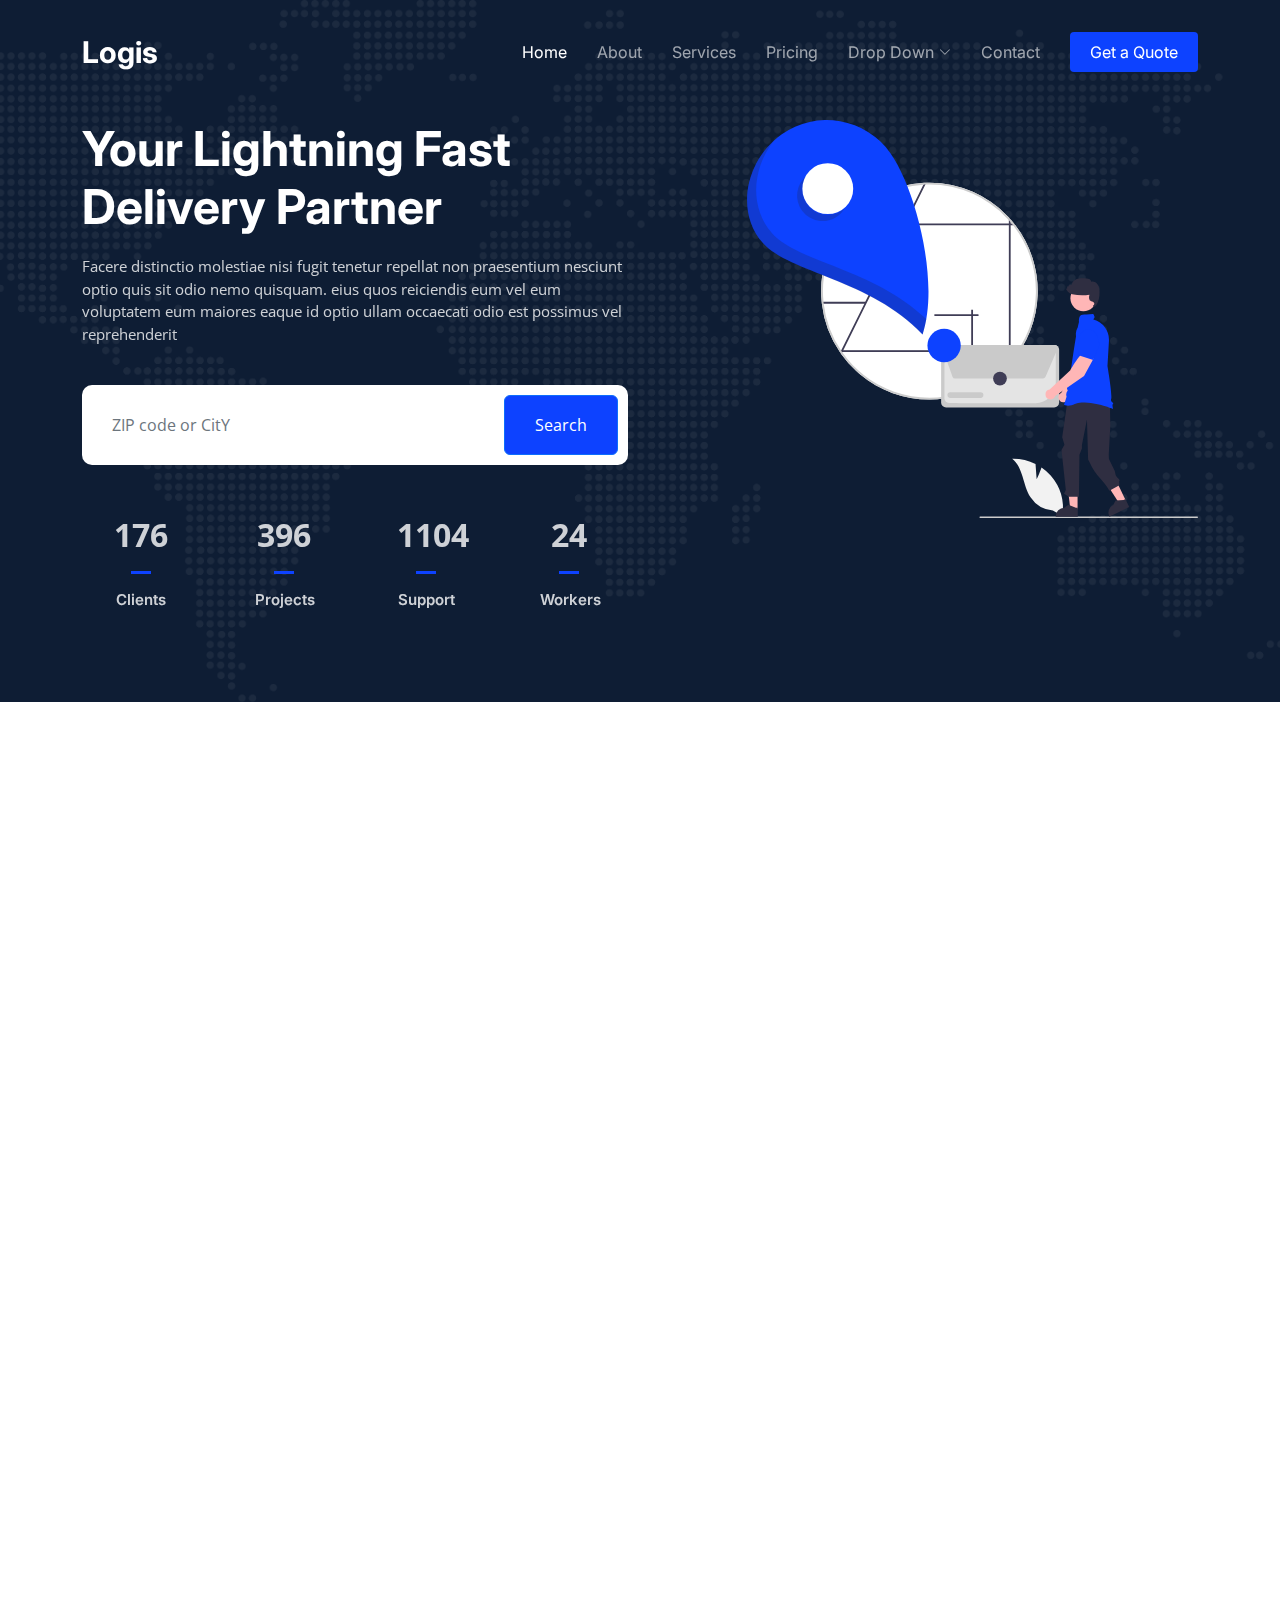
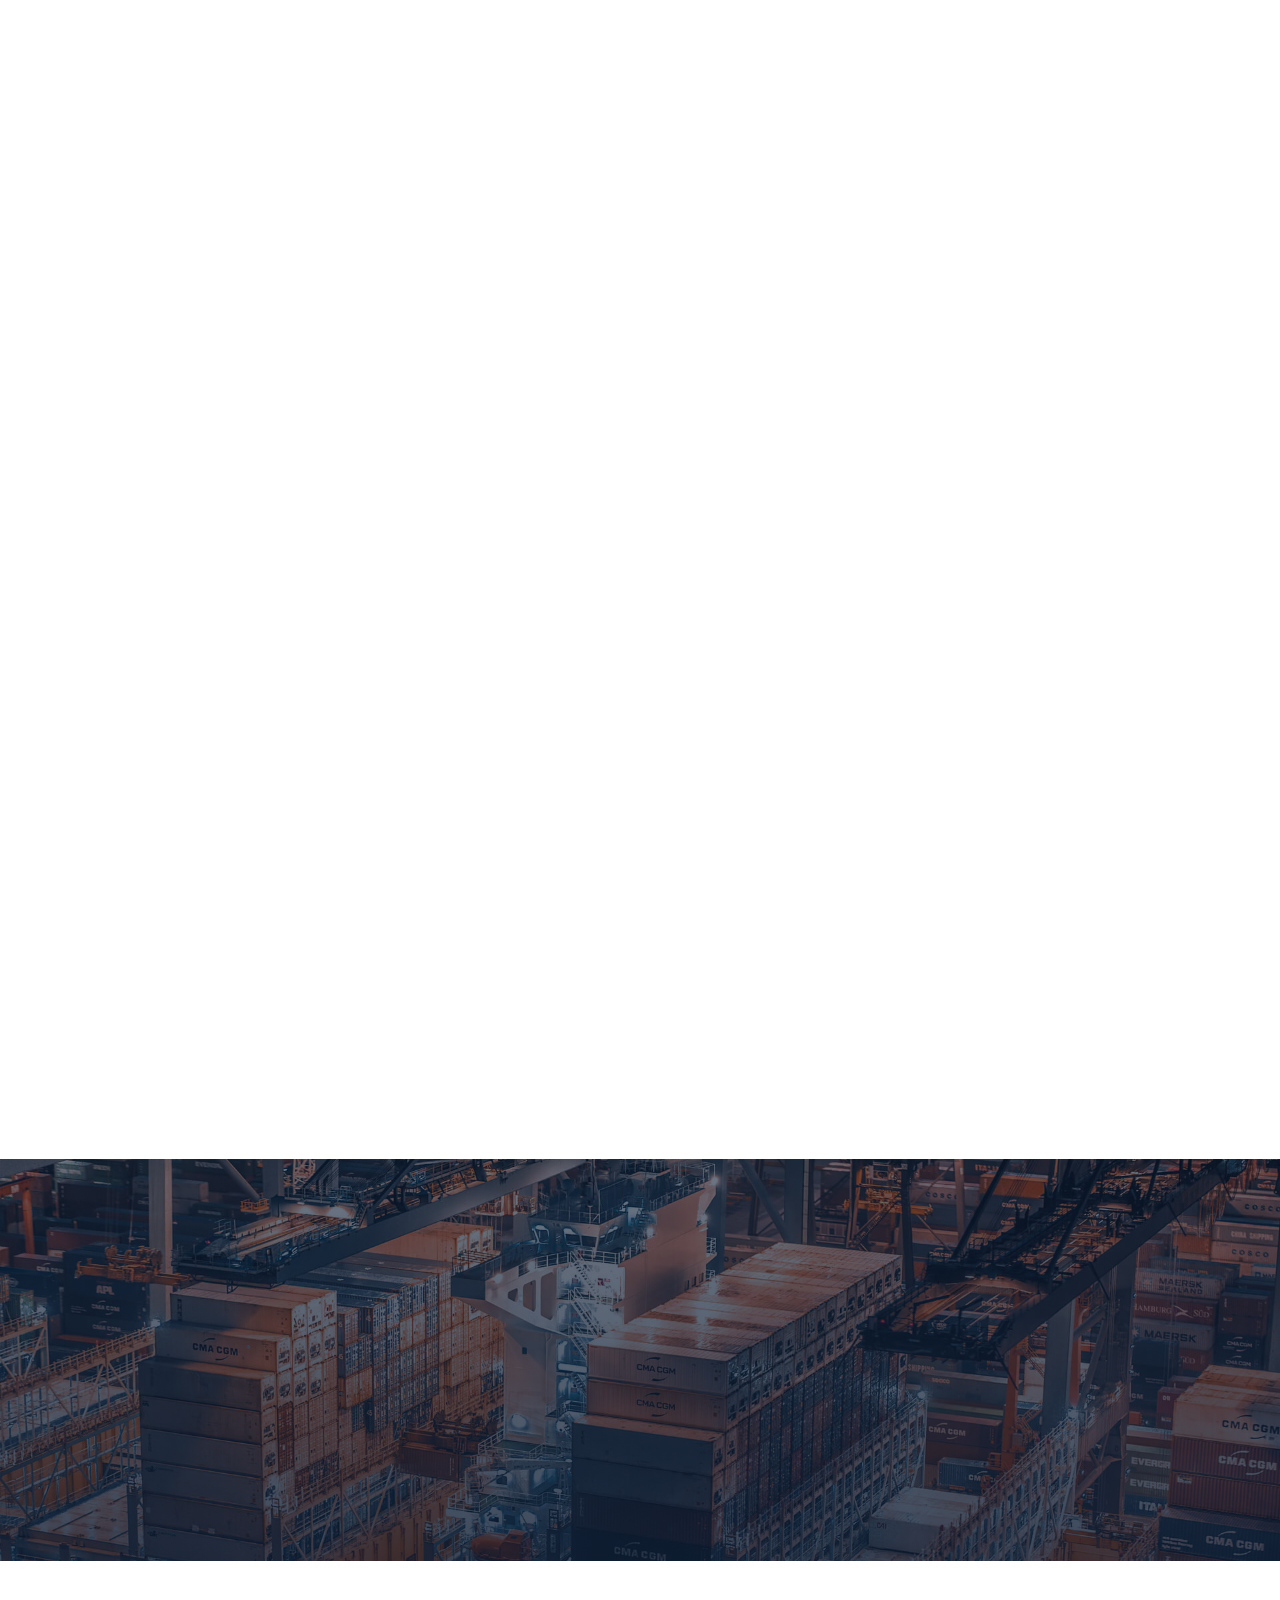
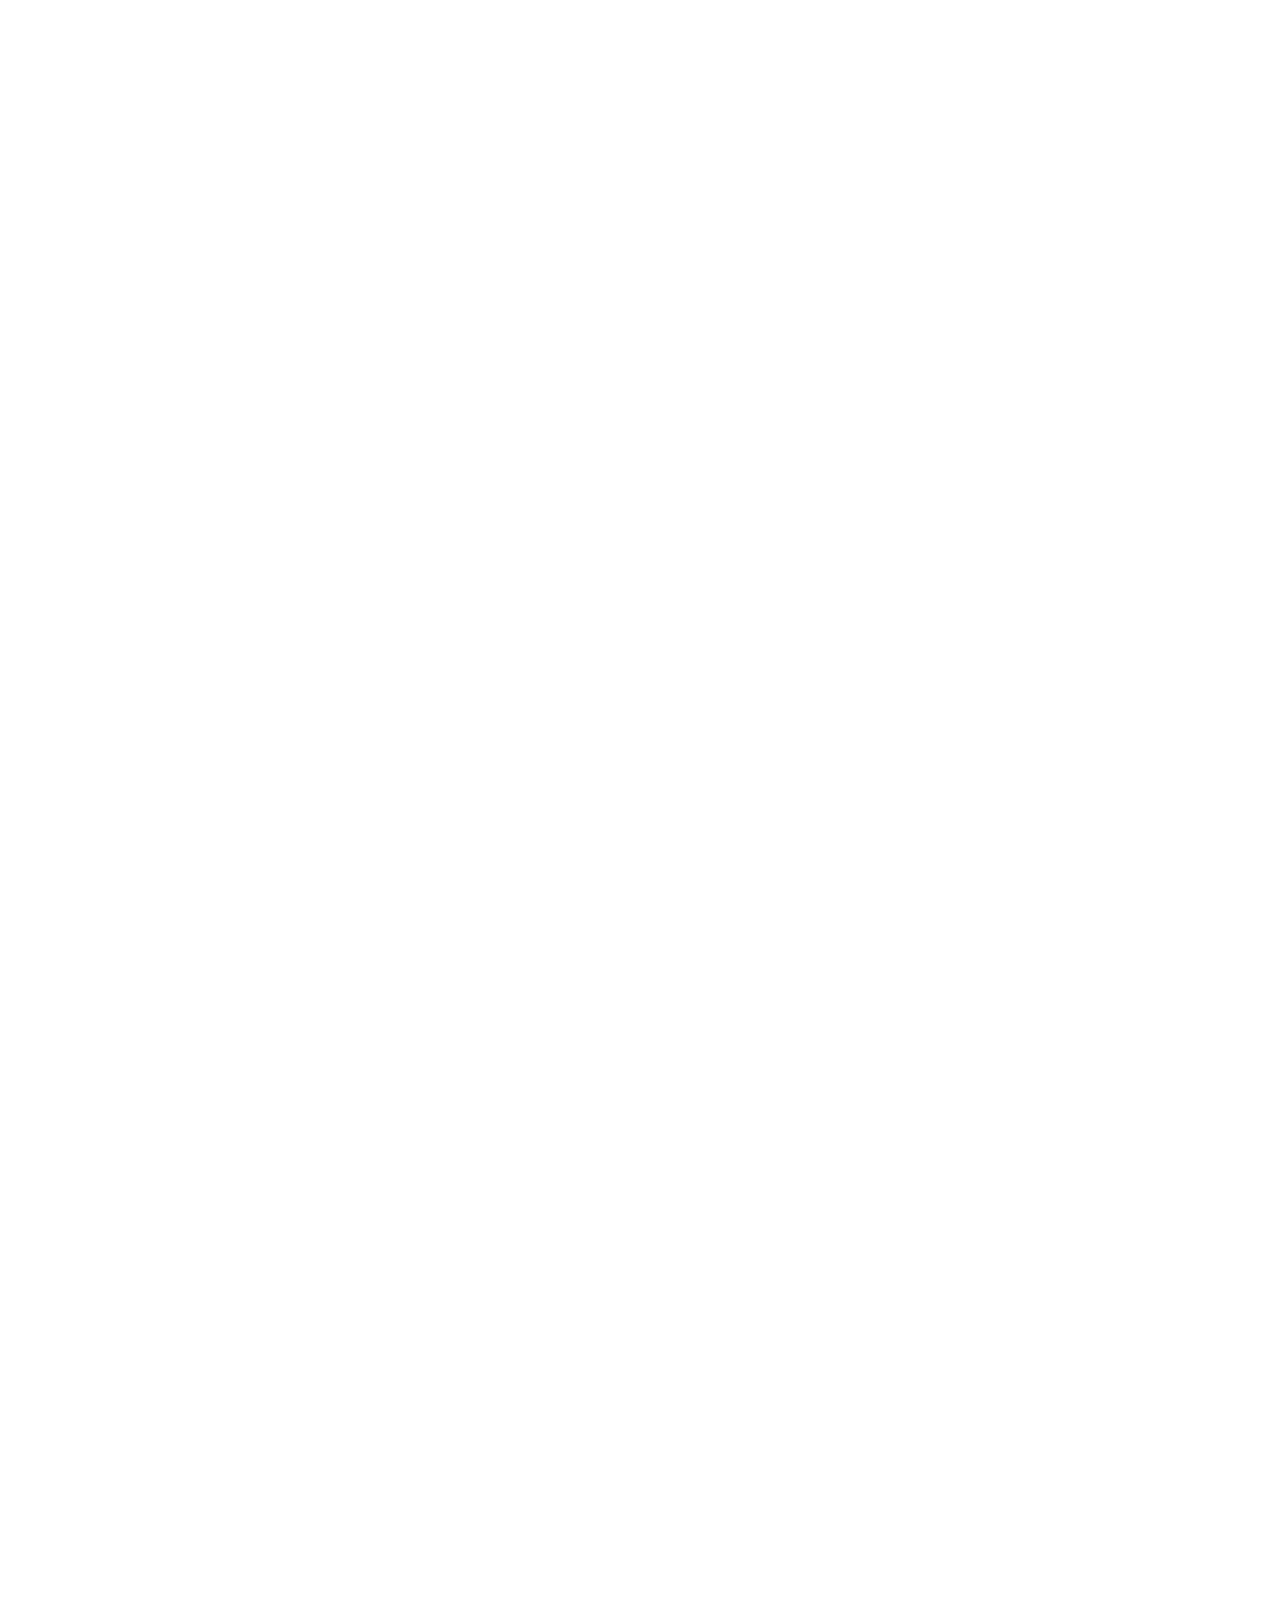
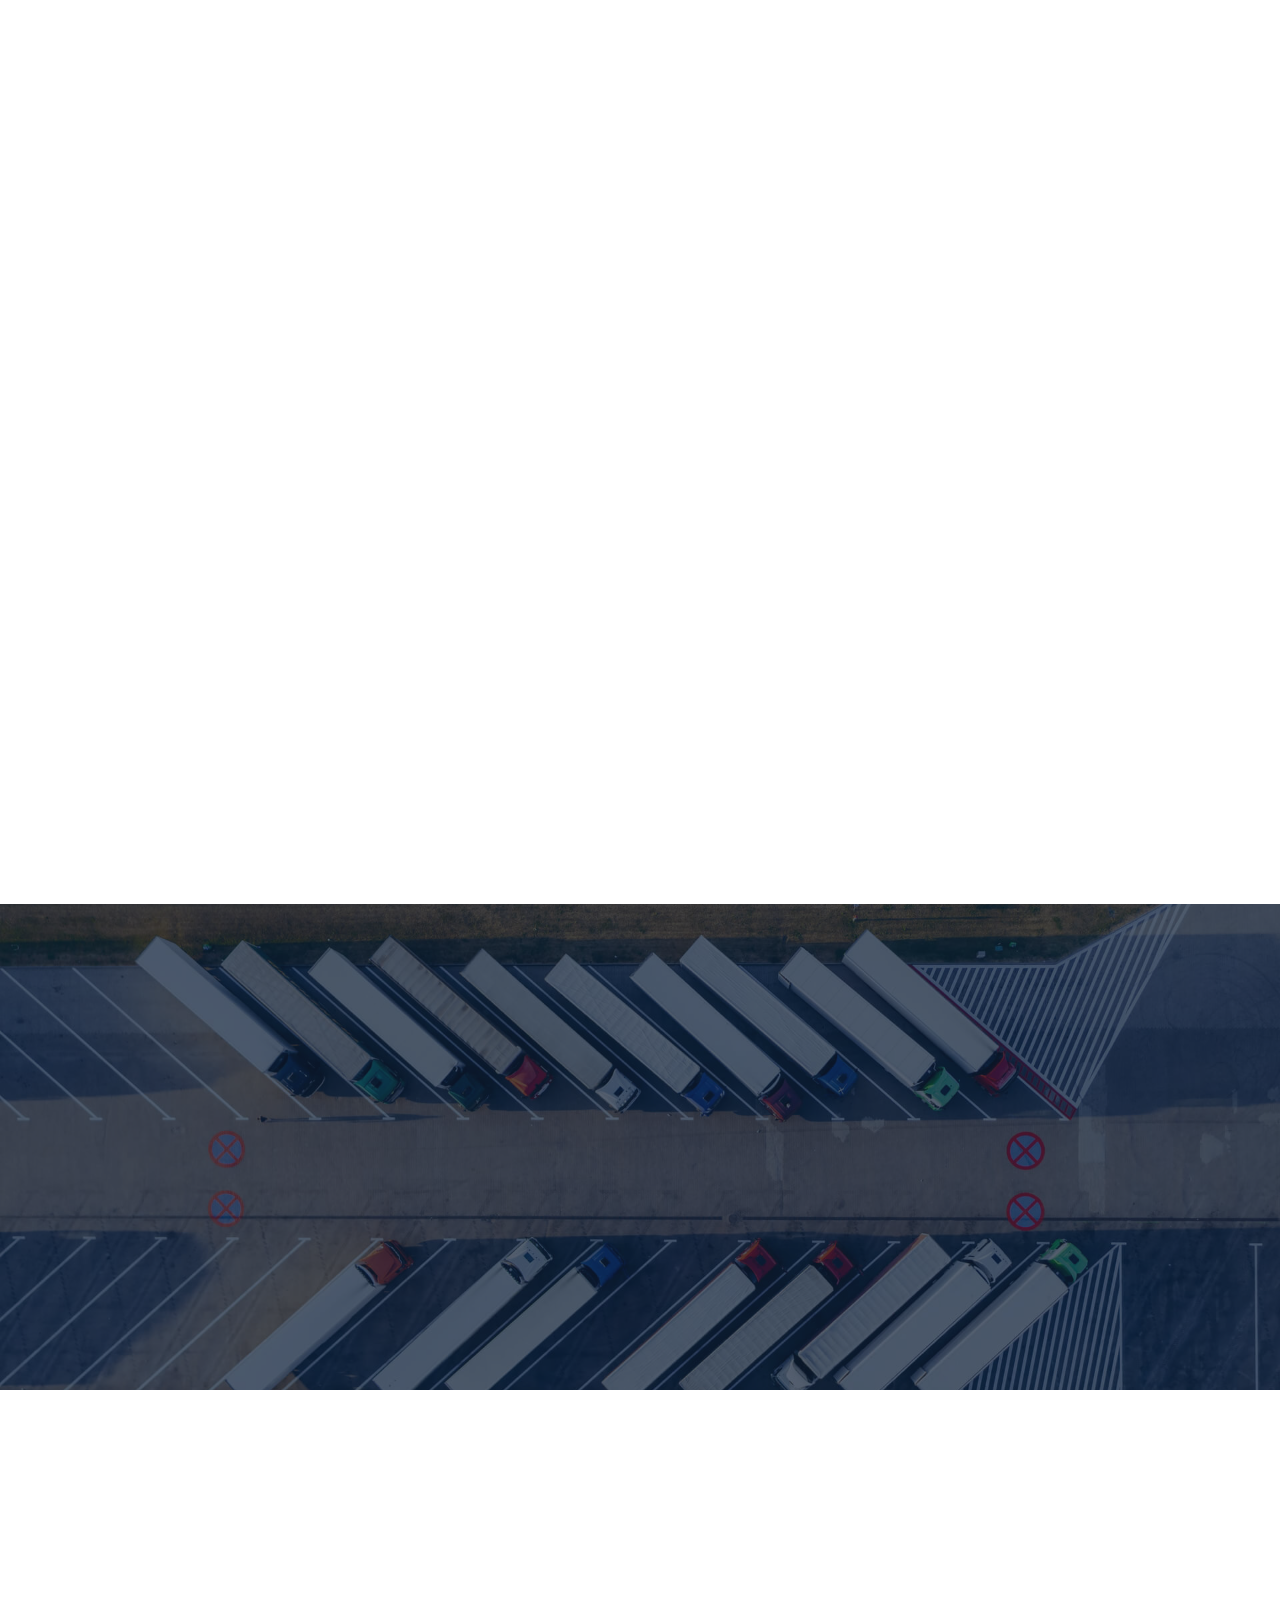
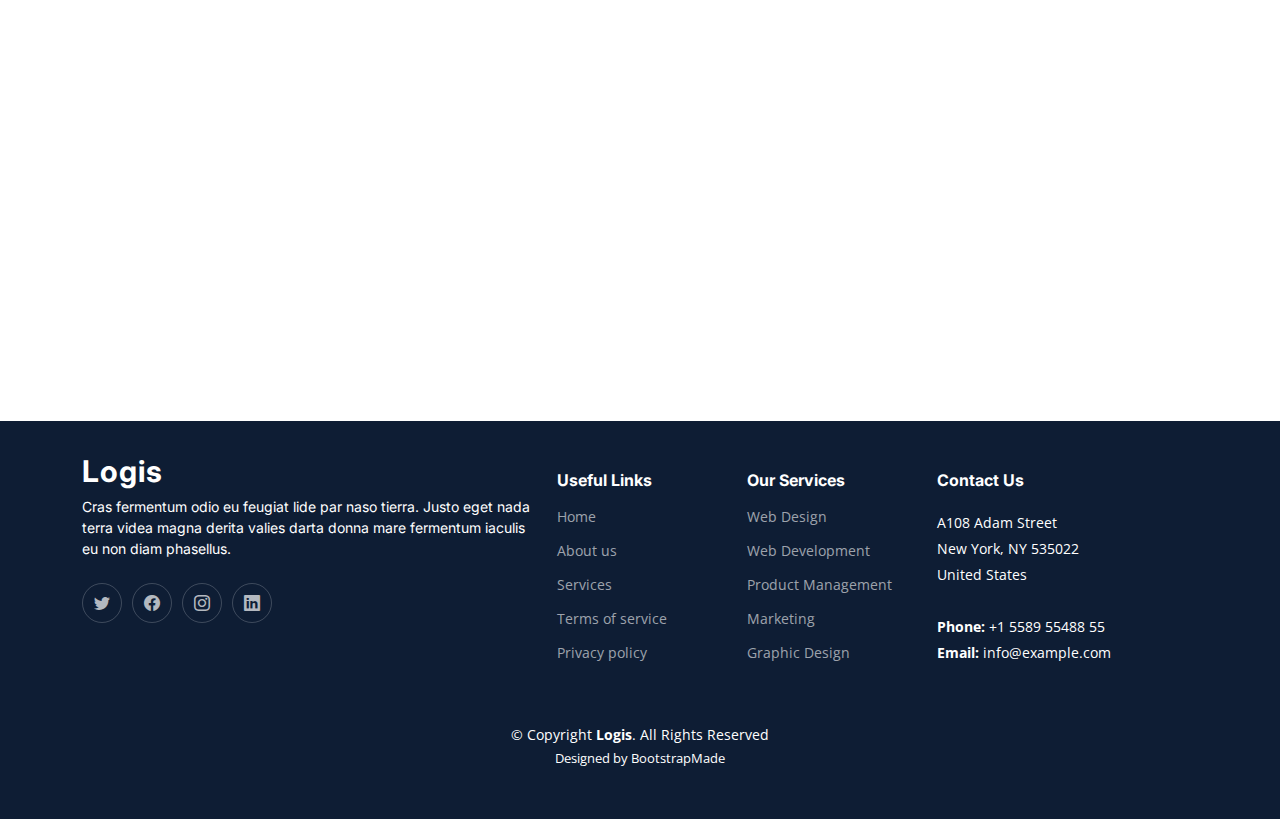
<file: Logis/index.html>
<!DOCTYPE html>
<html lang="en">

<head>
  <meta charset="utf-8">
  <meta content="width=device-width, initial-scale=1.0" name="viewport">

  <title>Logis Bootstrap Template - Index</title>
  <meta content="" name="description">
  <meta content="" name="keywords">

  <!-- Favicons -->
  <link href="assets/img/favicon.png" rel="icon">
  <link href="assets/img/apple-touch-icon.png" rel="apple-touch-icon">

  <!-- Google Fonts -->
  <link rel="preconnect" href="https://fonts.googleapis.com">
  <link rel="preconnect" href="https://fonts.gstatic.com" crossorigin>
  <link href="https://fonts.googleapis.com/css2?family=Open+Sans:ital,wght@0,300;0,400;0,500;0,600;0,700;1,300;1,400;1,600;1,700&family=Poppins:ital,wght@0,300;0,400;0,500;0,600;0,700;1,300;1,400;1,500;1,600;1,700&family=Inter:ital,wght@0,300;0,400;0,500;0,600;0,700;1,300;1,400;1,500;1,600;1,700&display=swap" rel="stylesheet">

  <!-- Vendor CSS Files -->
  <link href="assets/vendor/bootstrap/css/bootstrap.min.css" rel="stylesheet">
  <link href="assets/vendor/bootstrap-icons/bootstrap-icons.css" rel="stylesheet">
  <link href="assets/vendor/fontawesome-free/css/all.min.css" rel="stylesheet">
  <link href="assets/vendor/glightbox/css/glightbox.min.css" rel="stylesheet">
  <link href="assets/vendor/swiper/swiper-bundle.min.css" rel="stylesheet">
  <link href="assets/vendor/aos/aos.css" rel="stylesheet">

  <!-- Template Main CSS File -->
  <link href="assets/css/main.css" rel="stylesheet">

  <!-- =======================================================
  * Template Name: Logis
  * Updated: Mar 10 2023 with Bootstrap v5.2.3
  * Template URL: https://bootstrapmade.com/logis-bootstrap-logistics-website-template/
  * Author: BootstrapMade.com
  * License: https://bootstrapmade.com/license/
  ======================================================== -->
</head>

<body>

  <!-- ======= Header ======= -->
  <header id="header" class="header d-flex align-items-center fixed-top">
    <div class="container-fluid container-xl d-flex align-items-center justify-content-between">

      <a href="index.html" class="logo d-flex align-items-center">
        <!-- Uncomment the line below if you also wish to use an image logo -->
        <!-- <img src="assets/img/logo.png" alt=""> -->
        <h1>Logis</h1>
      </a>

      <i class="mobile-nav-toggle mobile-nav-show bi bi-list"></i>
      <i class="mobile-nav-toggle mobile-nav-hide d-none bi bi-x"></i>
      <nav id="navbar" class="navbar">
        <ul>
          <li><a href="index.html" class="active">Home</a></li>
          <li><a href="about.html">About</a></li>
          <li><a href="services.html">Services</a></li>
          <li><a href="pricing.html">Pricing</a></li>
          <li class="dropdown"><a href="#"><span>Drop Down</span> <i class="bi bi-chevron-down dropdown-indicator"></i></a>
            <ul>
              <li><a href="#">Drop Down 1</a></li>
              <li class="dropdown"><a href="#"><span>Deep Drop Down</span> <i class="bi bi-chevron-down dropdown-indicator"></i></a>
                <ul>
                  <li><a href="#">Deep Drop Down 1</a></li>
                  <li><a href="#">Deep Drop Down 2</a></li>
                  <li><a href="#">Deep Drop Down 3</a></li>
                  <li><a href="#">Deep Drop Down 4</a></li>
                  <li><a href="#">Deep Drop Down 5</a></li>
                </ul>
              </li>
              <li><a href="#">Drop Down 2</a></li>
              <li><a href="#">Drop Down 3</a></li>
              <li><a href="#">Drop Down 4</a></li>
            </ul>
          </li>
          <li><a href="contact.html">Contact</a></li>
          <li><a class="get-a-quote" href="get-a-quote.html">Get a Quote</a></li>
        </ul>
      </nav><!-- .navbar -->

    </div>
  </header><!-- End Header -->
  <!-- End Header -->

  <!-- ======= Hero Section ======= -->
  <section id="hero" class="hero d-flex align-items-center">
    <div class="container">
      <div class="row gy-4 d-flex justify-content-between">
        <div class="col-lg-6 order-2 order-lg-1 d-flex flex-column justify-content-center">
          <h2 data-aos="fade-up">Your Lightning Fast Delivery Partner</h2>
          <p data-aos="fade-up" data-aos-delay="100">Facere distinctio molestiae nisi fugit tenetur repellat non praesentium nesciunt optio quis sit odio nemo quisquam. eius quos reiciendis eum vel eum voluptatem eum maiores eaque id optio ullam occaecati odio est possimus vel reprehenderit</p>

          <form action="#" class="form-search d-flex align-items-stretch mb-3" data-aos="fade-up" data-aos-delay="200">
            <input type="text" class="form-control" placeholder="ZIP code or CitY">
            <button type="submit" class="btn btn-primary">Search</button>
          </form>

          <div class="row gy-4" data-aos="fade-up" data-aos-delay="400">

            <div class="col-lg-3 col-6">
              <div class="stats-item text-center w-100 h-100">
                <span data-purecounter-start="0" data-purecounter-end="232" data-purecounter-duration="1" class="purecounter"></span>
                <p>Clients</p>
              </div>
            </div><!-- End Stats Item -->

            <div class="col-lg-3 col-6">
              <div class="stats-item text-center w-100 h-100">
                <span data-purecounter-start="0" data-purecounter-end="521" data-purecounter-duration="1" class="purecounter"></span>
                <p>Projects</p>
              </div>
            </div><!-- End Stats Item -->

            <div class="col-lg-3 col-6">
              <div class="stats-item text-center w-100 h-100">
                <span data-purecounter-start="0" data-purecounter-end="1453" data-purecounter-duration="1" class="purecounter"></span>
                <p>Support</p>
              </div>
            </div><!-- End Stats Item -->

            <div class="col-lg-3 col-6">
              <div class="stats-item text-center w-100 h-100">
                <span data-purecounter-start="0" data-purecounter-end="32" data-purecounter-duration="1" class="purecounter"></span>
                <p>Workers</p>
              </div>
            </div><!-- End Stats Item -->

          </div>
        </div>

        <div class="col-lg-5 order-1 order-lg-2 hero-img" data-aos="zoom-out">
          <img src="assets/img/hero-img.svg" class="img-fluid mb-3 mb-lg-0" alt="">
        </div>

      </div>
    </div>
  </section><!-- End Hero Section -->

  <main id="main">

    <!-- ======= Featured Services Section ======= -->
    <section id="featured-services" class="featured-services">
      <div class="container">

        <div class="row gy-4">

          <div class="col-lg-4 col-md-6 service-item d-flex" data-aos="fade-up">
            <div class="icon flex-shrink-0"><i class="fa-solid fa-cart-flatbed"></i></div>
            <div>
              <h4 class="title">Lorem Ipsum</h4>
              <p class="description">Voluptatum deleniti atque corrupti quos dolores et quas molestias excepturi sint occaecati cupiditate non provident</p>
              <a href="service-details.html" class="readmore stretched-link"><span>Learn More</span><i class="bi bi-arrow-right"></i></a>
            </div>
          </div>
          <!-- End Service Item -->

          <div class="col-lg-4 col-md-6 service-item d-flex" data-aos="fade-up" data-aos-delay="100">
            <div class="icon flex-shrink-0"><i class="fa-solid fa-truck"></i></div>
            <div>
              <h4 class="title">Dolor Sitema</h4>
              <p class="description">Minim veniam, quis nostrud exercitation ullamco laboris nisi ut aliquip ex ea commodo consequat tarad limino ata</p>
              <a href="service-details.html" class="readmore stretched-link"><span>Learn More</span><i class="bi bi-arrow-right"></i></a>
            </div>
          </div><!-- End Service Item -->

          <div class="col-lg-4 col-md-6 service-item d-flex" data-aos="fade-up" data-aos-delay="200">
            <div class="icon flex-shrink-0"><i class="fa-solid fa-truck-ramp-box"></i></div>
            <div>
              <h4 class="title">Sed ut perspiciatis</h4>
              <p class="description">Duis aute irure dolor in reprehenderit in voluptate velit esse cillum dolore eu fugiat nulla pariatur</p>
              <a href="service-details.html" class="readmore stretched-link"><span>Learn More</span><i class="bi bi-arrow-right"></i></a>
            </div>
          </div><!-- End Service Item -->

        </div>

      </div>
    </section><!-- End Featured Services Section -->

    <!-- ======= About Us Section ======= -->
    <section id="about" class="about pt-0">
      <div class="container" data-aos="fade-up">

        <div class="row gy-4">
          <div class="col-lg-6 position-relative align-self-start order-lg-last order-first">
            <img src="assets/img/about.jpg" class="img-fluid" alt="">
            <a href="https://www.youtube.com/watch?v=LXb3EKWsInQ" class="glightbox play-btn"></a>
          </div>
          <div class="col-lg-6 content order-last  order-lg-first">
            <h3>About Us</h3>
            <p>
              Dolor iure expedita id fuga asperiores qui sunt consequatur minima. Quidem voluptas deleniti. Sit quia molestiae quia quas qui magnam itaque veritatis dolores. Corrupti totam ut eius incidunt reiciendis veritatis asperiores placeat.
            </p>
            <ul>
              <li data-aos="fade-up" data-aos-delay="100">
                <i class="bi bi-diagram-3"></i>
                <div>
                  <h5>Ullamco laboris nisi ut aliquip consequat</h5>
                  <p>Magni facilis facilis repellendus cum excepturi quaerat praesentium libre trade</p>
                </div>
              </li>
              <li data-aos="fade-up" data-aos-delay="200">
                <i class="bi bi-fullscreen-exit"></i>
                <div>
                  <h5>Magnam soluta odio exercitationem reprehenderi</h5>
                  <p>Quo totam dolorum at pariatur aut distinctio dolorum laudantium illo direna pasata redi</p>
                </div>
              </li>
              <li data-aos="fade-up" data-aos-delay="300">
                <i class="bi bi-broadcast"></i>
                <div>
                  <h5>Voluptatem et qui exercitationem</h5>
                  <p>Et velit et eos maiores est tempora et quos dolorem autem tempora incidunt maxime veniam</p>
                </div>
              </li>
            </ul>
          </div>
        </div>

      </div>
    </section><!-- End About Us Section -->

    <!-- ======= Services Section ======= -->
    <section id="service" class="services pt-0">
      <div class="container" data-aos="fade-up">

        <div class="section-header">
          <span>Our Services</span>
          <h2>Our Services</h2>

        </div>

        <div class="row gy-4">

          <div class="col-lg-4 col-md-6" data-aos="fade-up" data-aos-delay="100">
            <div class="card">
              <div class="card-img">
                <img src="assets/img/storage-service.jpg" alt="" class="img-fluid">
              </div>
              <h3><a href="service-details.html" class="stretched-link">Storage</a></h3>
              <p>Cumque eos in qui numquam. Aut aspernatur perferendis sed atque quia voluptas quisquam repellendus temporibus itaqueofficiis odit</p>
            </div>
          </div><!-- End Card Item -->

          <div class="col-lg-4 col-md-6" data-aos="fade-up" data-aos-delay="200">
            <div class="card">
              <div class="card-img">
                <img src="assets/img/logistics-service.jpg" alt="" class="img-fluid">
              </div>
              <h3><a href="service-details.html" class="stretched-link">Logistics</a></h3>
              <p>Asperiores provident dolor accusamus pariatur dolore nam id audantium ut et iure incidunt molestiae dolor ipsam ducimus occaecati nisi</p>
            </div>
          </div><!-- End Card Item -->

          <div class="col-lg-4 col-md-6" data-aos="fade-up" data-aos-delay="300">
            <div class="card">
              <div class="card-img">
                <img src="assets/img/cargo-service.jpg" alt="" class="img-fluid">
              </div>
              <h3><a href="service-details.html" class="stretched-link">Cargo</a></h3>
              <p>Dicta quam similique quia architecto eos nisi aut ratione aut ipsum reiciendis sit doloremque oluptatem aut et molestiae ut et nihil</p>
            </div>
          </div><!-- End Card Item -->

          <div class="col-lg-4 col-md-6" data-aos="fade-up" data-aos-delay="400">
            <div class="card">
              <div class="card-img">
                <img src="assets/img/trucking-service.jpg" alt="" class="img-fluid">
              </div>
              <h3><a href="service-details.html" class="stretched-link">Trucking</a></h3>
              <p>Dicta quam similique quia architecto eos nisi aut ratione aut ipsum reiciendis sit doloremque oluptatem aut et molestiae ut et nihil</p>
            </div>
          </div><!-- End Card Item -->

          <div class="col-lg-4 col-md-6" data-aos="fade-up" data-aos-delay="500">
            <div class="card">
              <div class="card-img">
                <img src="assets/img/packaging-service.jpg" alt="" class="img-fluid">
              </div>
              <h3><a href="service-details.html" class="stretched-link">Packaging</a></h3>
              <p>Illo consequuntur quisquam delectus praesentium modi dignissimos facere vel cum onsequuntur maiores beatae consequatur magni voluptates</p>
            </div>
          </div><!-- End Card Item -->

          <div class="col-lg-4 col-md-6" data-aos="fade-up" data-aos-delay="600">
            <div class="card">
              <div class="card-img">
                <img src="assets/img/warehousing-service.jpg" alt="" class="img-fluid">
              </div>
              <h3><a href="service-details.html" class="stretched-link">Warehousing</a></h3>
              <p>Quas assumenda non occaecati molestiae. In aut earum sed natus eatae in vero. Ab modi quisquam aut nostrum unde et qui est non quo nulla</p>
            </div>
          </div><!-- End Card Item -->

        </div>

      </div>
    </section><!-- End Services Section -->

    <!-- ======= Call To Action Section ======= -->
    <section id="call-to-action" class="call-to-action">
      <div class="container" data-aos="zoom-out">

        <div class="row justify-content-center">
          <div class="col-lg-8 text-center">
            <h3>Call To Action</h3>
            <p> Duis aute irure dolor in reprehenderit in voluptate velit esse cillum dolore eu fugiat nulla pariatur. Excepteur sint occaecat cupidatat non proident, sunt in culpa qui officia deserunt mollit anim id est laborum.</p>
            <a class="cta-btn" href="#">Call To Action</a>
          </div>
        </div>

      </div>
    </section><!-- End Call To Action Section -->

    <!-- ======= Features Section ======= -->
    <section id="features" class="features">
      <div class="container">

        <div class="row gy-4 align-items-center features-item" data-aos="fade-up">

          <div class="col-md-5">
            <img src="assets/img/features-1.jpg" class="img-fluid" alt="">
          </div>
          <div class="col-md-7">
            <h3>Voluptatem dignissimos provident quasi corporis voluptates sit assumenda.</h3>
            <p class="fst-italic">
              Lorem ipsum dolor sit amet, consectetur adipiscing elit, sed do eiusmod tempor incididunt ut labore et dolore
              magna aliqua.
            </p>
            <ul>
              <li><i class="bi bi-check"></i> Ullamco laboris nisi ut aliquip ex ea commodo consequat.</li>
              <li><i class="bi bi-check"></i> Duis aute irure dolor in reprehenderit in voluptate velit.</li>
              <li><i class="bi bi-check"></i> Ullam est qui quos consequatur eos accusamus.</li>
            </ul>
          </div>
        </div><!-- Features Item -->

        <div class="row gy-4 align-items-center features-item" data-aos="fade-up">
          <div class="col-md-5 order-1 order-md-2">
            <img src="assets/img/features-2.jpg" class="img-fluid" alt="">
          </div>
          <div class="col-md-7 order-2 order-md-1">
            <h3>Corporis temporibus maiores provident</h3>
            <p class="fst-italic">
              Lorem ipsum dolor sit amet, consectetur adipiscing elit, sed do eiusmod tempor incididunt ut labore et dolore
              magna aliqua.
            </p>
            <p>
              Ullamco laboris nisi ut aliquip ex ea commodo consequat. Duis aute irure dolor in reprehenderit in voluptate
              velit esse cillum dolore eu fugiat nulla pariatur. Excepteur sint occaecat cupidatat non proident, sunt in
              culpa qui officia deserunt mollit anim id est laborum
            </p>
          </div>
        </div><!-- Features Item -->

        <div class="row gy-4 align-items-center features-item" data-aos="fade-up">
          <div class="col-md-5">
            <img src="assets/img/features-3.jpg" class="img-fluid" alt="">
          </div>
          <div class="col-md-7">
            <h3>Sunt consequatur ad ut est nulla consectetur reiciendis animi voluptas</h3>
            <p>Cupiditate placeat cupiditate placeat est ipsam culpa. Delectus quia minima quod. Sunt saepe odit aut quia voluptatem hic voluptas dolor doloremque.</p>
            <ul>
              <li><i class="bi bi-check"></i> Ullamco laboris nisi ut aliquip ex ea commodo consequat.</li>
              <li><i class="bi bi-check"></i> Duis aute irure dolor in reprehenderit in voluptate velit.</li>
              <li><i class="bi bi-check"></i> Facilis ut et voluptatem aperiam. Autem soluta ad fugiat.</li>
            </ul>
          </div>
        </div><!-- Features Item -->

        <div class="row gy-4 align-items-center features-item" data-aos="fade-up">
          <div class="col-md-5 order-1 order-md-2">
            <img src="assets/img/features-4.jpg" class="img-fluid" alt="">
          </div>
          <div class="col-md-7 order-2 order-md-1">
            <h3>Quas et necessitatibus eaque impedit ipsum animi consequatur incidunt in</h3>
            <p class="fst-italic">
              Lorem ipsum dolor sit amet, consectetur adipiscing elit, sed do eiusmod tempor incididunt ut labore et dolore
              magna aliqua.
            </p>
            <p>
              Ullamco laboris nisi ut aliquip ex ea commodo consequat. Duis aute irure dolor in reprehenderit in voluptate
              velit esse cillum dolore eu fugiat nulla pariatur. Excepteur sint occaecat cupidatat non proident, sunt in
              culpa qui officia deserunt mollit anim id est laborum
            </p>
          </div>
        </div><!-- Features Item -->

      </div>
    </section><!-- End Features Section -->

    <!-- ======= Pricing Section ======= -->
    <section id="pricing" class="pricing pt-0">
      <div class="container" data-aos="fade-up">

        <div class="section-header">
          <span>Pricing</span>
          <h2>Pricing</h2>

        </div>

        <div class="row gy-4">

          <div class="col-lg-4" data-aos="fade-up" data-aos-delay="100">
            <div class="pricing-item">
              <h3>Free Plan</h3>
              <h4><sup>$</sup>0<span> / month</span></h4>
              <ul>
                <li><i class="bi bi-check"></i> Quam adipiscing vitae proin</li>
                <li><i class="bi bi-check"></i> Nec feugiat nisl pretium</li>
                <li><i class="bi bi-check"></i> Nulla at volutpat diam uteera</li>
                <li class="na"><i class="bi bi-x"></i> <span>Pharetra massa massa ultricies</span></li>
                <li class="na"><i class="bi bi-x"></i> <span>Massa ultricies mi quis hendrerit</span></li>
              </ul>
              <a href="#" class="buy-btn">Buy Now</a>
            </div>
          </div><!-- End Pricing Item -->

          <div class="col-lg-4" data-aos="fade-up" data-aos-delay="200">
            <div class="pricing-item featured">
              <h3>Business Plan</h3>
              <h4><sup>$</sup>29<span> / month</span></h4>
              <ul>
                <li><i class="bi bi-check"></i> Quam adipiscing vitae proin</li>
                <li><i class="bi bi-check"></i> Nec feugiat nisl pretium</li>
                <li><i class="bi bi-check"></i> Nulla at volutpat diam uteera</li>
                <li><i class="bi bi-check"></i> Pharetra massa massa ultricies</li>
                <li><i class="bi bi-check"></i> Massa ultricies mi quis hendrerit</li>
              </ul>
              <a href="#" class="buy-btn">Buy Now</a>
            </div>
          </div><!-- End Pricing Item -->

          <div class="col-lg-4" data-aos="fade-up" data-aos-delay="300">
            <div class="pricing-item">
              <h3>Developer Plan</h3>
              <h4><sup>$</sup>49<span> / month</span></h4>
              <ul>
                <li><i class="bi bi-check"></i> Quam adipiscing vitae proin</li>
                <li><i class="bi bi-check"></i> Nec feugiat nisl pretium</li>
                <li><i class="bi bi-check"></i> Nulla at volutpat diam uteera</li>
                <li><i class="bi bi-check"></i> Pharetra massa massa ultricies</li>
                <li><i class="bi bi-check"></i> Massa ultricies mi quis hendrerit</li>
              </ul>
              <a href="#" class="buy-btn">Buy Now</a>
            </div>
          </div><!-- End Pricing Item -->

        </div>

      </div>
    </section><!-- End Pricing Section -->

    <!-- ======= Testimonials Section ======= -->
    <section id="testimonials" class="testimonials">
      <div class="container">

        <div class="slides-1 swiper" data-aos="fade-up">
          <div class="swiper-wrapper">

            <div class="swiper-slide">
              <div class="testimonial-item">
                <img src="assets/img/testimonials/testimonials-1.jpg" class="testimonial-img" alt="">
                <h3>Saul Goodman</h3>
                <h4>Ceo &amp; Founder</h4>
                <div class="stars">
                  <i class="bi bi-star-fill"></i><i class="bi bi-star-fill"></i><i class="bi bi-star-fill"></i><i class="bi bi-star-fill"></i><i class="bi bi-star-fill"></i>
                </div>
                <p>
                  <i class="bi bi-quote quote-icon-left"></i>
                  Proin iaculis purus consequat sem cure digni ssim donec porttitora entum suscipit rhoncus. Accusantium quam, ultricies eget id, aliquam eget nibh et. Maecen aliquam, risus at semper.
                  <i class="bi bi-quote quote-icon-right"></i>
                </p>
              </div>
            </div><!-- End testimonial item -->

            <div class="swiper-slide">
              <div class="testimonial-item">
                <img src="assets/img/testimonials/testimonials-2.jpg" class="testimonial-img" alt="">
                <h3>Sara Wilsson</h3>
                <h4>Designer</h4>
                <div class="stars">
                  <i class="bi bi-star-fill"></i><i class="bi bi-star-fill"></i><i class="bi bi-star-fill"></i><i class="bi bi-star-fill"></i><i class="bi bi-star-fill"></i>
                </div>
                <p>
                  <i class="bi bi-quote quote-icon-left"></i>
                  Export tempor illum tamen malis malis eram quae irure esse labore quem cillum quid cillum eram malis quorum velit fore eram velit sunt aliqua noster fugiat irure amet legam anim culpa.
                  <i class="bi bi-quote quote-icon-right"></i>
                </p>
              </div>
            </div><!-- End testimonial item -->

            <div class="swiper-slide">
              <div class="testimonial-item">
                <img src="assets/img/testimonials/testimonials-3.jpg" class="testimonial-img" alt="">
                <h3>Jena Karlis</h3>
                <h4>Store Owner</h4>
                <div class="stars">
                  <i class="bi bi-star-fill"></i><i class="bi bi-star-fill"></i><i class="bi bi-star-fill"></i><i class="bi bi-star-fill"></i><i class="bi bi-star-fill"></i>
                </div>
                <p>
                  <i class="bi bi-quote quote-icon-left"></i>
                  Enim nisi quem export duis labore cillum quae magna enim sint quorum nulla quem veniam duis minim tempor labore quem eram duis noster aute amet eram fore quis sint minim.
                  <i class="bi bi-quote quote-icon-right"></i>
                </p>
              </div>
            </div><!-- End testimonial item -->

            <div class="swiper-slide">
              <div class="testimonial-item">
                <img src="assets/img/testimonials/testimonials-4.jpg" class="testimonial-img" alt="">
                <h3>Matt Brandon</h3>
                <h4>Freelancer</h4>
                <div class="stars">
                  <i class="bi bi-star-fill"></i><i class="bi bi-star-fill"></i><i class="bi bi-star-fill"></i><i class="bi bi-star-fill"></i><i class="bi bi-star-fill"></i>
                </div>
                <p>
                  <i class="bi bi-quote quote-icon-left"></i>
                  Fugiat enim eram quae cillum dolore dolor amet nulla culpa multos export minim fugiat minim velit minim dolor enim duis veniam ipsum anim magna sunt elit fore quem dolore labore illum veniam.
                  <i class="bi bi-quote quote-icon-right"></i>
                </p>
              </div>
            </div><!-- End testimonial item -->

            <div class="swiper-slide">
              <div class="testimonial-item">
                <img src="assets/img/testimonials/testimonials-5.jpg" class="testimonial-img" alt="">
                <h3>John Larson</h3>
                <h4>Entrepreneur</h4>
                <div class="stars">
                  <i class="bi bi-star-fill"></i><i class="bi bi-star-fill"></i><i class="bi bi-star-fill"></i><i class="bi bi-star-fill"></i><i class="bi bi-star-fill"></i>
                </div>
                <p>
                  <i class="bi bi-quote quote-icon-left"></i>
                  Quis quorum aliqua sint quem legam fore sunt eram irure aliqua veniam tempor noster veniam enim culpa labore duis sunt culpa nulla illum cillum fugiat legam esse veniam culpa fore nisi cillum quid.
                  <i class="bi bi-quote quote-icon-right"></i>
                </p>
              </div>
            </div><!-- End testimonial item -->

          </div>
          <div class="swiper-pagination"></div>
        </div>

      </div>
    </section><!-- End Testimonials Section -->

    <!-- ======= Frequently Asked Questions Section ======= -->
    <section id="faq" class="faq">
      <div class="container" data-aos="fade-up">

        <div class="section-header">
          <span>Frequently Asked Questions</span>
          <h2>Frequently Asked Questions</h2>

        </div>

        <div class="row justify-content-center" data-aos="fade-up" data-aos-delay="200">
          <div class="col-lg-10">

            <div class="accordion accordion-flush" id="faqlist">

              <div class="accordion-item">
                <h3 class="accordion-header">
                  <button class="accordion-button collapsed" type="button" data-bs-toggle="collapse" data-bs-target="#faq-content-1">
                    <i class="bi bi-question-circle question-icon"></i>
                    Non consectetur a erat nam at lectus urna duis?
                  </button>
                </h3>
                <div id="faq-content-1" class="accordion-collapse collapse" data-bs-parent="#faqlist">
                  <div class="accordion-body">
                    Feugiat pretium nibh ipsum consequat. Tempus iaculis urna id volutpat lacus laoreet non curabitur gravida. Venenatis lectus magna fringilla urna porttitor rhoncus dolor purus non.
                  </div>
                </div>
              </div><!-- # Faq item-->

              <div class="accordion-item">
                <h3 class="accordion-header">
                  <button class="accordion-button collapsed" type="button" data-bs-toggle="collapse" data-bs-target="#faq-content-2">
                    <i class="bi bi-question-circle question-icon"></i>
                    Feugiat scelerisque varius morbi enim nunc faucibus a pellentesque?
                  </button>
                </h3>
                <div id="faq-content-2" class="accordion-collapse collapse" data-bs-parent="#faqlist">
                  <div class="accordion-body">
                    Dolor sit amet consectetur adipiscing elit pellentesque habitant morbi. Id interdum velit laoreet id donec ultrices. Fringilla phasellus faucibus scelerisque eleifend donec pretium. Est pellentesque elit ullamcorper dignissim. Mauris ultrices eros in cursus turpis massa tincidunt dui.
                  </div>
                </div>
              </div><!-- # Faq item-->

              <div class="accordion-item">
                <h3 class="accordion-header">
                  <button class="accordion-button collapsed" type="button" data-bs-toggle="collapse" data-bs-target="#faq-content-3">
                    <i class="bi bi-question-circle question-icon"></i>
                    Dolor sit amet consectetur adipiscing elit pellentesque habitant morbi?
                  </button>
                </h3>
                <div id="faq-content-3" class="accordion-collapse collapse" data-bs-parent="#faqlist">
                  <div class="accordion-body">
                    Eleifend mi in nulla posuere sollicitudin aliquam ultrices sagittis orci. Faucibus pulvinar elementum integer enim. Sem nulla pharetra diam sit amet nisl suscipit. Rutrum tellus pellentesque eu tincidunt. Lectus urna duis convallis convallis tellus. Urna molestie at elementum eu facilisis sed odio morbi quis
                  </div>
                </div>
              </div><!-- # Faq item-->

              <div class="accordion-item">
                <h3 class="accordion-header">
                  <button class="accordion-button collapsed" type="button" data-bs-toggle="collapse" data-bs-target="#faq-content-4">
                    <i class="bi bi-question-circle question-icon"></i>
                    Ac odio tempor orci dapibus. Aliquam eleifend mi in nulla?
                  </button>
                </h3>
                <div id="faq-content-4" class="accordion-collapse collapse" data-bs-parent="#faqlist">
                  <div class="accordion-body">
                    <i class="bi bi-question-circle question-icon"></i>
                    Dolor sit amet consectetur adipiscing elit pellentesque habitant morbi. Id interdum velit laoreet id donec ultrices. Fringilla phasellus faucibus scelerisque eleifend donec pretium. Est pellentesque elit ullamcorper dignissim. Mauris ultrices eros in cursus turpis massa tincidunt dui.
                  </div>
                </div>
              </div><!-- # Faq item-->

              <div class="accordion-item">
                <h3 class="accordion-header">
                  <button class="accordion-button collapsed" type="button" data-bs-toggle="collapse" data-bs-target="#faq-content-5">
                    <i class="bi bi-question-circle question-icon"></i>
                    Tempus quam pellentesque nec nam aliquam sem et tortor consequat?
                  </button>
                </h3>
                <div id="faq-content-5" class="accordion-collapse collapse" data-bs-parent="#faqlist">
                  <div class="accordion-body">
                    Molestie a iaculis at erat pellentesque adipiscing commodo. Dignissim suspendisse in est ante in. Nunc vel risus commodo viverra maecenas accumsan. Sit amet nisl suscipit adipiscing bibendum est. Purus gravida quis blandit turpis cursus in
                  </div>
                </div>
              </div><!-- # Faq item-->

            </div>

          </div>
        </div>

      </div>
    </section><!-- End Frequently Asked Questions Section -->

  </main><!-- End #main -->

  <!-- ======= Footer ======= -->
  <footer id="footer" class="footer">

    <div class="container">
      <div class="row gy-4">
        <div class="col-lg-5 col-md-12 footer-info">
          <a href="index.html" class="logo d-flex align-items-center">
            <span>Logis</span>
          </a>
          <p>Cras fermentum odio eu feugiat lide par naso tierra. Justo eget nada terra videa magna derita valies darta donna mare fermentum iaculis eu non diam phasellus.</p>
          <div class="social-links d-flex mt-4">
            <a href="#" class="twitter"><i class="bi bi-twitter"></i></a>
            <a href="#" class="facebook"><i class="bi bi-facebook"></i></a>
            <a href="#" class="instagram"><i class="bi bi-instagram"></i></a>
            <a href="#" class="linkedin"><i class="bi bi-linkedin"></i></a>
          </div>
        </div>

        <div class="col-lg-2 col-6 footer-links">
          <h4>Useful Links</h4>
          <ul>
            <li><a href="#">Home</a></li>
            <li><a href="#">About us</a></li>
            <li><a href="#">Services</a></li>
            <li><a href="#">Terms of service</a></li>
            <li><a href="#">Privacy policy</a></li>
          </ul>
        </div>

        <div class="col-lg-2 col-6 footer-links">
          <h4>Our Services</h4>
          <ul>
            <li><a href="#">Web Design</a></li>
            <li><a href="#">Web Development</a></li>
            <li><a href="#">Product Management</a></li>
            <li><a href="#">Marketing</a></li>
            <li><a href="#">Graphic Design</a></li>
          </ul>
        </div>

        <div class="col-lg-3 col-md-12 footer-contact text-center text-md-start">
          <h4>Contact Us</h4>
          <p>
            A108 Adam Street <br>
            New York, NY 535022<br>
            United States <br><br>
            <strong>Phone:</strong> +1 5589 55488 55<br>
            <strong>Email:</strong> info@example.com<br>
          </p>

        </div>

      </div>
    </div>

    <div class="container mt-4">
      <div class="copyright">
        &copy; Copyright <strong><span>Logis</span></strong>. All Rights Reserved
      </div>
      <div class="credits">
        <!-- All the links in the footer should remain intact. -->
        <!-- You can delete the links only if you purchased the pro version. -->
        <!-- Licensing information: https://bootstrapmade.com/license/ -->
        <!-- Purchase the pro version with working PHP/AJAX contact form: https://bootstrapmade.com/logis-bootstrap-logistics-website-template/ -->
        Designed by <a href="https://bootstrapmade.com/">BootstrapMade</a>
      </div>
    </div>

  </footer><!-- End Footer -->
  <!-- End Footer -->

  <a href="#" class="scroll-top d-flex align-items-center justify-content-center"><i class="bi bi-arrow-up-short"></i></a>

  <div id="preloader"></div>

  <!-- Vendor JS Files -->
  <script src="assets/vendor/bootstrap/js/bootstrap.bundle.min.js"></script>
  <script src="assets/vendor/purecounter/purecounter_vanilla.js"></script>
  <script src="assets/vendor/glightbox/js/glightbox.min.js"></script>
  <script src="assets/vendor/swiper/swiper-bundle.min.js"></script>
  <script src="assets/vendor/aos/aos.js"></script>
  <script src="assets/vendor/php-email-form/validate.js"></script>

  <!-- Template Main JS File -->
  <script src="assets/js/main.js"></script>

</body>

</html>
</file>
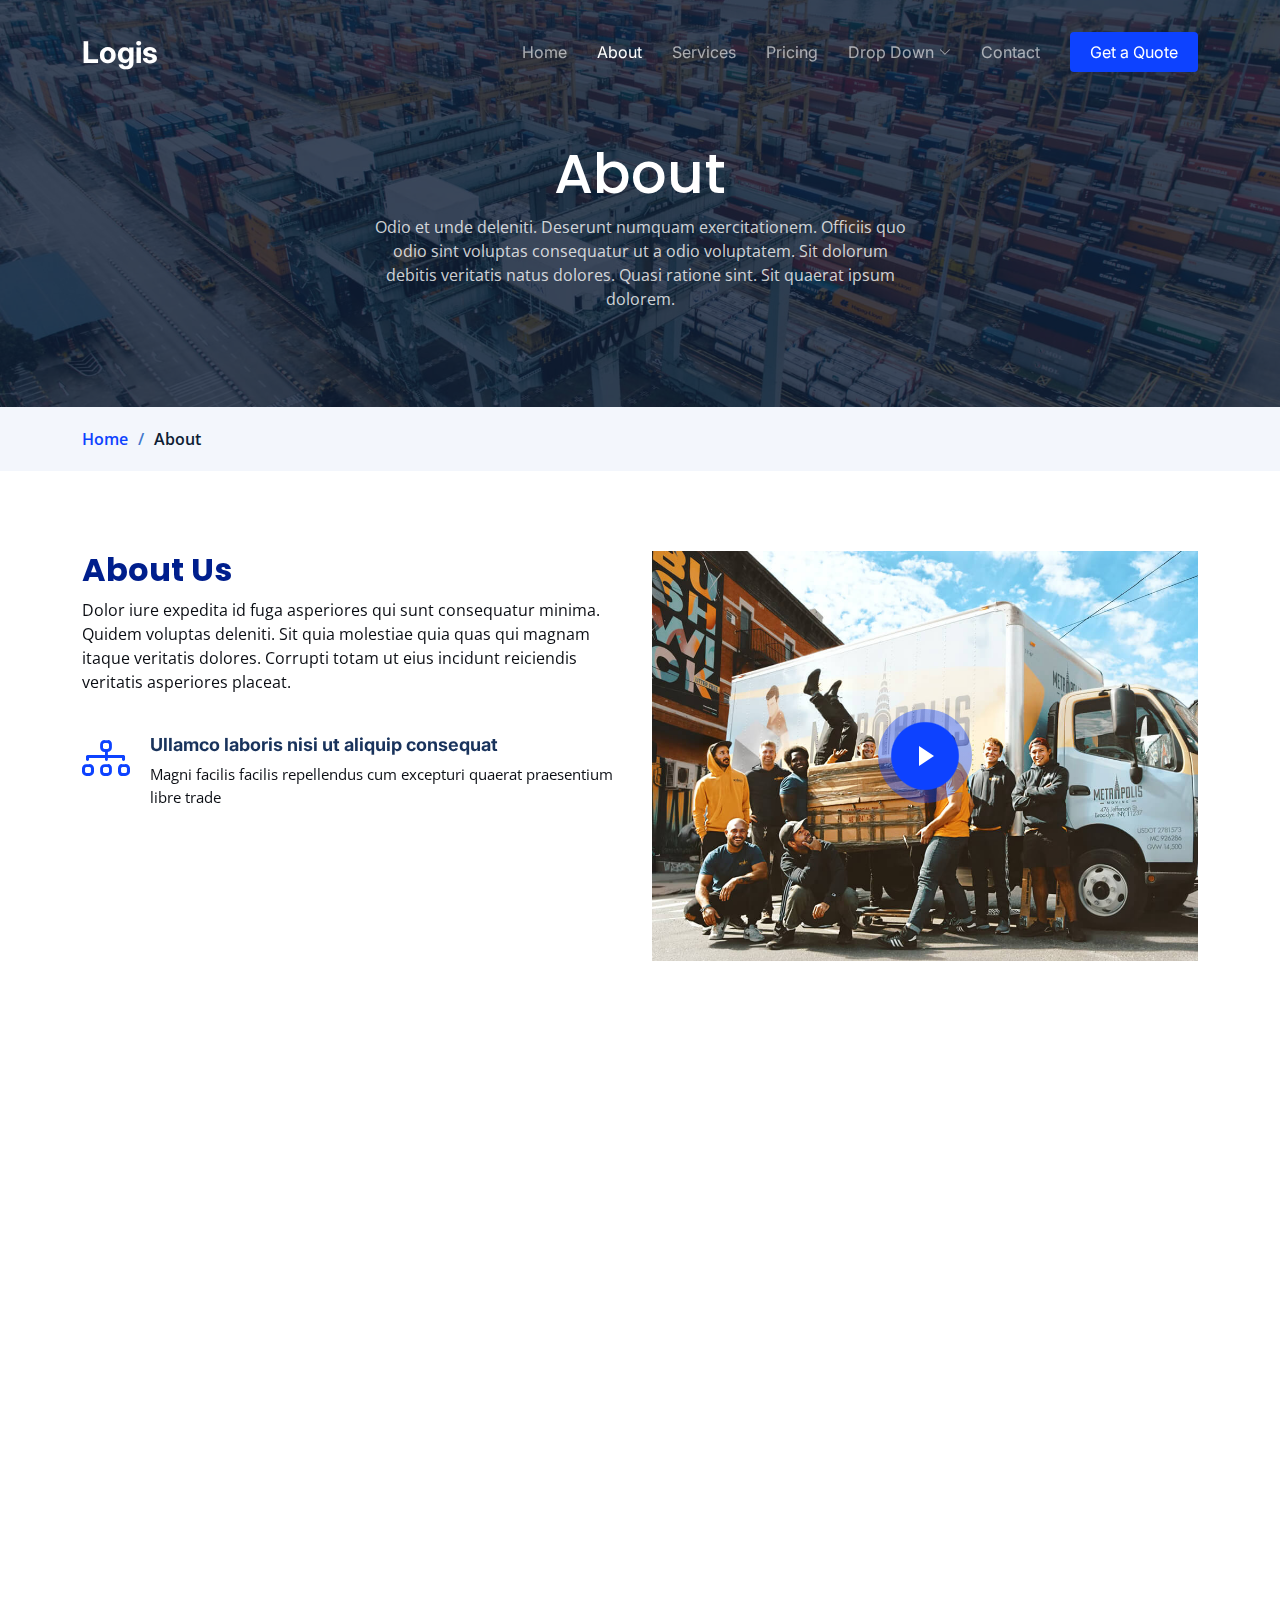
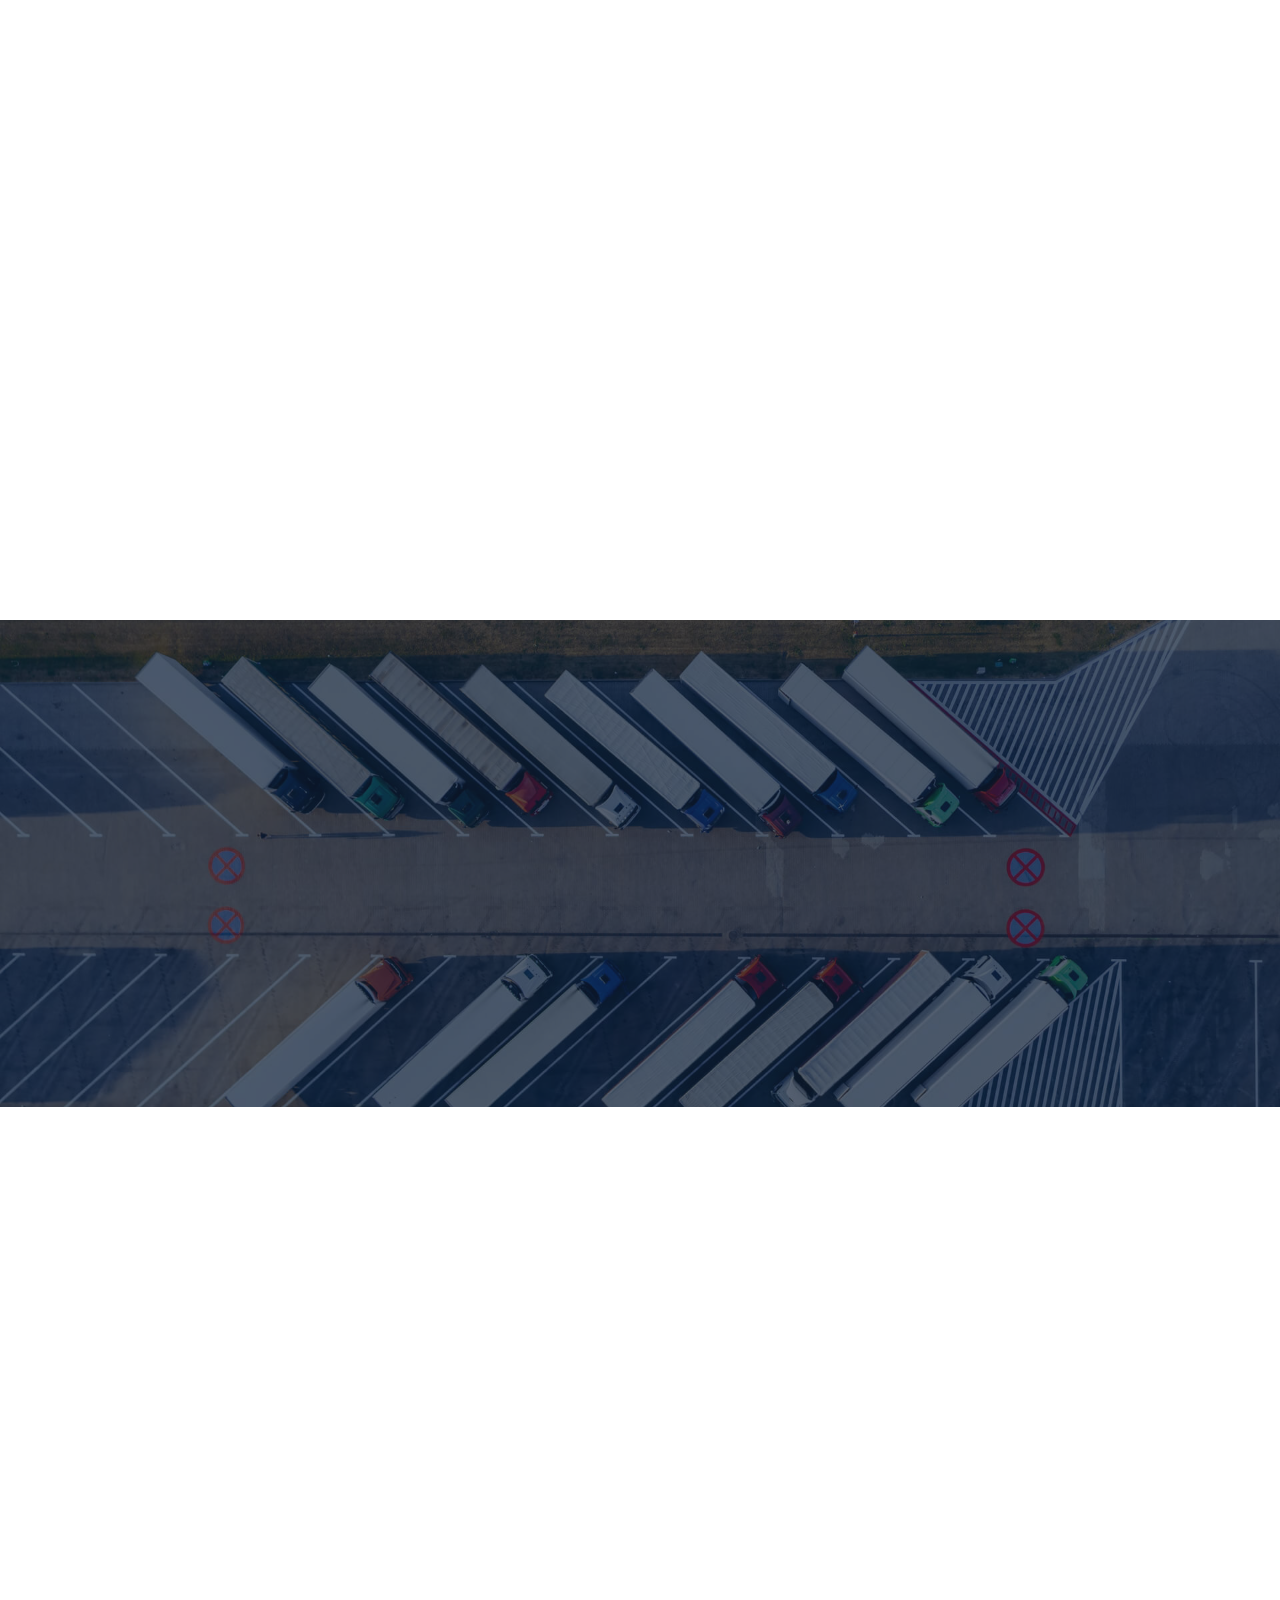
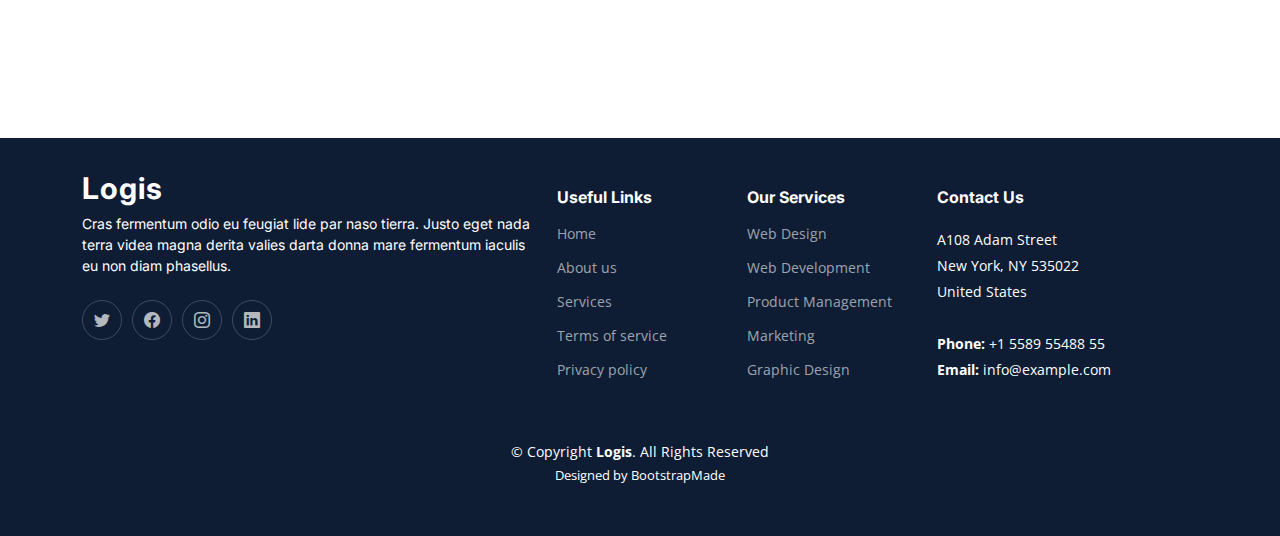
<file: Logis/about.html>
<!DOCTYPE html>
<html lang="en">

<head>
  <meta charset="utf-8">
  <meta content="width=device-width, initial-scale=1.0" name="viewport">

  <title>Logis Bootstrap Template - About</title>
  <meta content="" name="description">
  <meta content="" name="keywords">

  <!-- Favicons -->
  <link href="assets/img/favicon.png" rel="icon">
  <link href="assets/img/apple-touch-icon.png" rel="apple-touch-icon">

  <!-- Google Fonts -->
  <link rel="preconnect" href="https://fonts.googleapis.com">
  <link rel="preconnect" href="https://fonts.gstatic.com" crossorigin>
  <link href="https://fonts.googleapis.com/css2?family=Open+Sans:ital,wght@0,300;0,400;0,500;0,600;0,700;1,300;1,400;1,600;1,700&family=Poppins:ital,wght@0,300;0,400;0,500;0,600;0,700;1,300;1,400;1,500;1,600;1,700&family=Inter:ital,wght@0,300;0,400;0,500;0,600;0,700;1,300;1,400;1,500;1,600;1,700&display=swap" rel="stylesheet">

  <!-- Vendor CSS Files -->
  <link href="assets/vendor/bootstrap/css/bootstrap.min.css" rel="stylesheet">
  <link href="assets/vendor/bootstrap-icons/bootstrap-icons.css" rel="stylesheet">
  <link href="assets/vendor/fontawesome-free/css/all.min.css" rel="stylesheet">
  <link href="assets/vendor/glightbox/css/glightbox.min.css" rel="stylesheet">
  <link href="assets/vendor/swiper/swiper-bundle.min.css" rel="stylesheet">
  <link href="assets/vendor/aos/aos.css" rel="stylesheet">

  <!-- Template Main CSS File -->
  <link href="assets/css/main.css" rel="stylesheet">

  <!-- =======================================================
  * Template Name: Logis
  * Updated: Mar 10 2023 with Bootstrap v5.2.3
  * Template URL: https://bootstrapmade.com/logis-bootstrap-logistics-website-template/
  * Author: BootstrapMade.com
  * License: https://bootstrapmade.com/license/
  ======================================================== -->
</head>

<body>

  <!-- ======= Header ======= -->
  <header id="header" class="header d-flex align-items-center fixed-top">
    <div class="container-fluid container-xl d-flex align-items-center justify-content-between">

      <a href="index.html" class="logo d-flex align-items-center">
        <!-- Uncomment the line below if you also wish to use an image logo -->
        <!-- <img src="assets/img/logo.png" alt=""> -->
        <h1>Logis</h1>
      </a>

      <i class="mobile-nav-toggle mobile-nav-show bi bi-list"></i>
      <i class="mobile-nav-toggle mobile-nav-hide d-none bi bi-x"></i>
      <nav id="navbar" class="navbar">
        <ul>
          <li><a href="index.html">Home</a></li>
          <li><a href="about.html" class="active">About</a></li>
          <li><a href="services.html">Services</a></li>
          <li><a href="pricing.html">Pricing</a></li>
          <li class="dropdown"><a href="#"><span>Drop Down</span> <i class="bi bi-chevron-down dropdown-indicator"></i></a>
            <ul>
              <li><a href="#">Drop Down 1</a></li>
              <li class="dropdown"><a href="#"><span>Deep Drop Down</span> <i class="bi bi-chevron-down dropdown-indicator"></i></a>
                <ul>
                  <li><a href="#">Deep Drop Down 1</a></li>
                  <li><a href="#">Deep Drop Down 2</a></li>
                  <li><a href="#">Deep Drop Down 3</a></li>
                  <li><a href="#">Deep Drop Down 4</a></li>
                  <li><a href="#">Deep Drop Down 5</a></li>
                </ul>
              </li>
              <li><a href="#">Drop Down 2</a></li>
              <li><a href="#">Drop Down 3</a></li>
              <li><a href="#">Drop Down 4</a></li>
            </ul>
          </li>
          <li><a href="contact.html">Contact</a></li>
          <li><a class="get-a-quote" href="get-a-quote.html">Get a Quote</a></li>
        </ul>
      </nav><!-- .navbar -->

    </div>
  </header><!-- End Header -->
  <!-- End Header -->

  <main id="main">

    <!-- ======= Breadcrumbs ======= -->
    <div class="breadcrumbs">
      <div class="page-header d-flex align-items-center" style="background-image: url('assets/img/page-header.jpg');">
        <div class="container position-relative">
          <div class="row d-flex justify-content-center">
            <div class="col-lg-6 text-center">
              <h2>About</h2>
              <p>Odio et unde deleniti. Deserunt numquam exercitationem. Officiis quo odio sint voluptas consequatur ut a odio voluptatem. Sit dolorum debitis veritatis natus dolores. Quasi ratione sint. Sit quaerat ipsum dolorem.</p>
            </div>
          </div>
        </div>
      </div>
      <nav>
        <div class="container">
          <ol>
            <li><a href="index.html">Home</a></li>
            <li>About</li>
          </ol>
        </div>
      </nav>
    </div><!-- End Breadcrumbs -->

    <!-- ======= About Us Section ======= -->
    <section id="about" class="about">
      <div class="container" data-aos="fade-up">

        <div class="row gy-4">
          <div class="col-lg-6 position-relative align-self-start order-lg-last order-first">
            <img src="assets/img/about.jpg" class="img-fluid" alt="">
            <a href="https://www.youtube.com/watch?v=LXb3EKWsInQ" class="glightbox play-btn"></a>
          </div>
          <div class="col-lg-6 content order-last  order-lg-first">
            <h3>About Us</h3>
            <p>
              Dolor iure expedita id fuga asperiores qui sunt consequatur minima. Quidem voluptas deleniti. Sit quia molestiae quia quas qui magnam itaque veritatis dolores. Corrupti totam ut eius incidunt reiciendis veritatis asperiores placeat.
            </p>
            <ul>
              <li data-aos="fade-up" data-aos-delay="100">
                <i class="bi bi-diagram-3"></i>
                <div>
                  <h5>Ullamco laboris nisi ut aliquip consequat</h5>
                  <p>Magni facilis facilis repellendus cum excepturi quaerat praesentium libre trade</p>
                </div>
              </li>
              <li data-aos="fade-up" data-aos-delay="200">
                <i class="bi bi-fullscreen-exit"></i>
                <div>
                  <h5>Magnam soluta odio exercitationem reprehenderi</h5>
                  <p>Quo totam dolorum at pariatur aut distinctio dolorum laudantium illo direna pasata redi</p>
                </div>
              </li>
              <li data-aos="fade-up" data-aos-delay="300">
                <i class="bi bi-broadcast"></i>
                <div>
                  <h5>Voluptatem et qui exercitationem</h5>
                  <p>Et velit et eos maiores est tempora et quos dolorem autem tempora incidunt maxime veniam</p>
                </div>
              </li>
            </ul>
          </div>
        </div>

      </div>
    </section><!-- End About Us Section -->

    <!-- ======= Stats Counter Section ======= -->
    <section id="stats-counter" class="stats-counter pt-0">
      <div class="container" data-aos="fade-up">

        <div class="row gy-4">

          <div class="col-lg-3 col-md-6">
            <div class="stats-item text-center w-100 h-100">
              <span data-purecounter-start="0" data-purecounter-end="232" data-purecounter-duration="1" class="purecounter"></span>
              <p>Clients</p>
            </div>
          </div><!-- End Stats Item -->

          <div class="col-lg-3 col-md-6">
            <div class="stats-item text-center w-100 h-100">
              <span data-purecounter-start="0" data-purecounter-end="521" data-purecounter-duration="1" class="purecounter"></span>
              <p>Projects</p>
            </div>
          </div><!-- End Stats Item -->

          <div class="col-lg-3 col-md-6">
            <div class="stats-item text-center w-100 h-100">
              <span data-purecounter-start="0" data-purecounter-end="1453" data-purecounter-duration="1" class="purecounter"></span>
              <p>Hours Of Support</p>
            </div>
          </div><!-- End Stats Item -->

          <div class="col-lg-3 col-md-6">
            <div class="stats-item text-center w-100 h-100">
              <span data-purecounter-start="0" data-purecounter-end="32" data-purecounter-duration="1" class="purecounter"></span>
              <p>Workers</p>
            </div>
          </div><!-- End Stats Item -->

        </div>

      </div>
    </section><!-- End Stats Counter Section -->

    <!-- ======= Our Team Section ======= -->
    <section id="team" class="team pt-0">
      <div class="container" data-aos="fade-up">

        <div class="section-header">
          <span>Our Team</span>
          <h2>Our Team</h2>

        </div>

        <div class="row" data-aos="fade-up" data-aos-delay="100">

          <div class="col-lg-4 col-md-6 d-flex">
            <div class="member">
              <img src="assets/img/team/team-1.jpg" class="img-fluid" alt="">
              <div class="member-content">
                <h4>Walter White</h4>
                <span>Web Development</span>
                <p>
                  Magni qui quod omnis unde et eos fuga et exercitationem. Odio veritatis perspiciatis quaerat qui aut aut aut
                </p>
                <div class="social">
                  <a href=""><i class="bi bi-twitter"></i></a>
                  <a href=""><i class="bi bi-facebook"></i></a>
                  <a href=""><i class="bi bi-instagram"></i></a>
                  <a href=""><i class="bi bi-linkedin"></i></a>
                </div>
              </div>
            </div>
          </div><!-- End Team Member -->

          <div class="col-lg-4 col-md-6 d-flex">
            <div class="member">
              <img src="assets/img/team/team-2.jpg" class="img-fluid" alt="">
              <div class="member-content">
                <h4>Sarah Jhinson</h4>
                <span>Marketing</span>
                <p>
                  Repellat fugiat adipisci nemo illum nesciunt voluptas repellendus. In architecto rerum rerum temporibus
                </p>
                <div class="social">
                  <a href=""><i class="bi bi-twitter"></i></a>
                  <a href=""><i class="bi bi-facebook"></i></a>
                  <a href=""><i class="bi bi-instagram"></i></a>
                  <a href=""><i class="bi bi-linkedin"></i></a>
                </div>
              </div>
            </div>
          </div><!-- End Team Member -->

          <div class="col-lg-4 col-md-6 d-flex">
            <div class="member">
              <img src="assets/img/team/team-3.jpg" class="img-fluid" alt="">
              <div class="member-content">
                <h4>William Anderson</h4>
                <span>Content</span>
                <p>
                  Voluptas necessitatibus occaecati quia. Earum totam consequuntur qui porro et laborum toro des clara
                </p>
                <div class="social">
                  <a href=""><i class="bi bi-twitter"></i></a>
                  <a href=""><i class="bi bi-facebook"></i></a>
                  <a href=""><i class="bi bi-instagram"></i></a>
                  <a href=""><i class="bi bi-linkedin"></i></a>
                </div>
              </div>
            </div>
          </div><!-- End Team Member -->

        </div>

      </div>
    </section><!-- End Our Team Section -->

    <!-- ======= Testimonials Section ======= -->
    <section id="testimonials" class="testimonials">
      <div class="container">

        <div class="slides-1 swiper" data-aos="fade-up">
          <div class="swiper-wrapper">

            <div class="swiper-slide">
              <div class="testimonial-item">
                <img src="assets/img/testimonials/testimonials-1.jpg" class="testimonial-img" alt="">
                <h3>Saul Goodman</h3>
                <h4>Ceo &amp; Founder</h4>
                <div class="stars">
                  <i class="bi bi-star-fill"></i><i class="bi bi-star-fill"></i><i class="bi bi-star-fill"></i><i class="bi bi-star-fill"></i><i class="bi bi-star-fill"></i>
                </div>
                <p>
                  <i class="bi bi-quote quote-icon-left"></i>
                  Proin iaculis purus consequat sem cure digni ssim donec porttitora entum suscipit rhoncus. Accusantium quam, ultricies eget id, aliquam eget nibh et. Maecen aliquam, risus at semper.
                  <i class="bi bi-quote quote-icon-right"></i>
                </p>
              </div>
            </div><!-- End testimonial item -->

            <div class="swiper-slide">
              <div class="testimonial-item">
                <img src="assets/img/testimonials/testimonials-2.jpg" class="testimonial-img" alt="">
                <h3>Sara Wilsson</h3>
                <h4>Designer</h4>
                <div class="stars">
                  <i class="bi bi-star-fill"></i><i class="bi bi-star-fill"></i><i class="bi bi-star-fill"></i><i class="bi bi-star-fill"></i><i class="bi bi-star-fill"></i>
                </div>
                <p>
                  <i class="bi bi-quote quote-icon-left"></i>
                  Export tempor illum tamen malis malis eram quae irure esse labore quem cillum quid cillum eram malis quorum velit fore eram velit sunt aliqua noster fugiat irure amet legam anim culpa.
                  <i class="bi bi-quote quote-icon-right"></i>
                </p>
              </div>
            </div><!-- End testimonial item -->

            <div class="swiper-slide">
              <div class="testimonial-item">
                <img src="assets/img/testimonials/testimonials-3.jpg" class="testimonial-img" alt="">
                <h3>Jena Karlis</h3>
                <h4>Store Owner</h4>
                <div class="stars">
                  <i class="bi bi-star-fill"></i><i class="bi bi-star-fill"></i><i class="bi bi-star-fill"></i><i class="bi bi-star-fill"></i><i class="bi bi-star-fill"></i>
                </div>
                <p>
                  <i class="bi bi-quote quote-icon-left"></i>
                  Enim nisi quem export duis labore cillum quae magna enim sint quorum nulla quem veniam duis minim tempor labore quem eram duis noster aute amet eram fore quis sint minim.
                  <i class="bi bi-quote quote-icon-right"></i>
                </p>
              </div>
            </div><!-- End testimonial item -->

            <div class="swiper-slide">
              <div class="testimonial-item">
                <img src="assets/img/testimonials/testimonials-4.jpg" class="testimonial-img" alt="">
                <h3>Matt Brandon</h3>
                <h4>Freelancer</h4>
                <div class="stars">
                  <i class="bi bi-star-fill"></i><i class="bi bi-star-fill"></i><i class="bi bi-star-fill"></i><i class="bi bi-star-fill"></i><i class="bi bi-star-fill"></i>
                </div>
                <p>
                  <i class="bi bi-quote quote-icon-left"></i>
                  Fugiat enim eram quae cillum dolore dolor amet nulla culpa multos export minim fugiat minim velit minim dolor enim duis veniam ipsum anim magna sunt elit fore quem dolore labore illum veniam.
                  <i class="bi bi-quote quote-icon-right"></i>
                </p>
              </div>
            </div><!-- End testimonial item -->

            <div class="swiper-slide">
              <div class="testimonial-item">
                <img src="assets/img/testimonials/testimonials-5.jpg" class="testimonial-img" alt="">
                <h3>John Larson</h3>
                <h4>Entrepreneur</h4>
                <div class="stars">
                  <i class="bi bi-star-fill"></i><i class="bi bi-star-fill"></i><i class="bi bi-star-fill"></i><i class="bi bi-star-fill"></i><i class="bi bi-star-fill"></i>
                </div>
                <p>
                  <i class="bi bi-quote quote-icon-left"></i>
                  Quis quorum aliqua sint quem legam fore sunt eram irure aliqua veniam tempor noster veniam enim culpa labore duis sunt culpa nulla illum cillum fugiat legam esse veniam culpa fore nisi cillum quid.
                  <i class="bi bi-quote quote-icon-right"></i>
                </p>
              </div>
            </div><!-- End testimonial item -->

          </div>
          <div class="swiper-pagination"></div>
        </div>

      </div>
    </section><!-- End Testimonials Section -->

    <!-- ======= Frequently Asked Questions Section ======= -->
    <section id="faq" class="faq">
      <div class="container" data-aos="fade-up">

        <div class="section-header">
          <span>Frequently Asked Questions</span>
          <h2>Frequently Asked Questions</h2>

        </div>

        <div class="row justify-content-center" data-aos="fade-up" data-aos-delay="200">
          <div class="col-lg-10">

            <div class="accordion accordion-flush" id="faqlist">

              <div class="accordion-item">
                <h3 class="accordion-header">
                  <button class="accordion-button collapsed" type="button" data-bs-toggle="collapse" data-bs-target="#faq-content-1">
                    <i class="bi bi-question-circle question-icon"></i>
                    Non consectetur a erat nam at lectus urna duis?
                  </button>
                </h3>
                <div id="faq-content-1" class="accordion-collapse collapse" data-bs-parent="#faqlist">
                  <div class="accordion-body">
                    Feugiat pretium nibh ipsum consequat. Tempus iaculis urna id volutpat lacus laoreet non curabitur gravida. Venenatis lectus magna fringilla urna porttitor rhoncus dolor purus non.
                  </div>
                </div>
              </div><!-- # Faq item-->

              <div class="accordion-item">
                <h3 class="accordion-header">
                  <button class="accordion-button collapsed" type="button" data-bs-toggle="collapse" data-bs-target="#faq-content-2">
                    <i class="bi bi-question-circle question-icon"></i>
                    Feugiat scelerisque varius morbi enim nunc faucibus a pellentesque?
                  </button>
                </h3>
                <div id="faq-content-2" class="accordion-collapse collapse" data-bs-parent="#faqlist">
                  <div class="accordion-body">
                    Dolor sit amet consectetur adipiscing elit pellentesque habitant morbi. Id interdum velit laoreet id donec ultrices. Fringilla phasellus faucibus scelerisque eleifend donec pretium. Est pellentesque elit ullamcorper dignissim. Mauris ultrices eros in cursus turpis massa tincidunt dui.
                  </div>
                </div>
              </div><!-- # Faq item-->

              <div class="accordion-item">
                <h3 class="accordion-header">
                  <button class="accordion-button collapsed" type="button" data-bs-toggle="collapse" data-bs-target="#faq-content-3">
                    <i class="bi bi-question-circle question-icon"></i>
                    Dolor sit amet consectetur adipiscing elit pellentesque habitant morbi?
                  </button>
                </h3>
                <div id="faq-content-3" class="accordion-collapse collapse" data-bs-parent="#faqlist">
                  <div class="accordion-body">
                    Eleifend mi in nulla posuere sollicitudin aliquam ultrices sagittis orci. Faucibus pulvinar elementum integer enim. Sem nulla pharetra diam sit amet nisl suscipit. Rutrum tellus pellentesque eu tincidunt. Lectus urna duis convallis convallis tellus. Urna molestie at elementum eu facilisis sed odio morbi quis
                  </div>
                </div>
              </div><!-- # Faq item-->

              <div class="accordion-item">
                <h3 class="accordion-header">
                  <button class="accordion-button collapsed" type="button" data-bs-toggle="collapse" data-bs-target="#faq-content-4">
                    <i class="bi bi-question-circle question-icon"></i>
                    Ac odio tempor orci dapibus. Aliquam eleifend mi in nulla?
                  </button>
                </h3>
                <div id="faq-content-4" class="accordion-collapse collapse" data-bs-parent="#faqlist">
                  <div class="accordion-body">
                    <i class="bi bi-question-circle question-icon"></i>
                    Dolor sit amet consectetur adipiscing elit pellentesque habitant morbi. Id interdum velit laoreet id donec ultrices. Fringilla phasellus faucibus scelerisque eleifend donec pretium. Est pellentesque elit ullamcorper dignissim. Mauris ultrices eros in cursus turpis massa tincidunt dui.
                  </div>
                </div>
              </div><!-- # Faq item-->

              <div class="accordion-item">
                <h3 class="accordion-header">
                  <button class="accordion-button collapsed" type="button" data-bs-toggle="collapse" data-bs-target="#faq-content-5">
                    <i class="bi bi-question-circle question-icon"></i>
                    Tempus quam pellentesque nec nam aliquam sem et tortor consequat?
                  </button>
                </h3>
                <div id="faq-content-5" class="accordion-collapse collapse" data-bs-parent="#faqlist">
                  <div class="accordion-body">
                    Molestie a iaculis at erat pellentesque adipiscing commodo. Dignissim suspendisse in est ante in. Nunc vel risus commodo viverra maecenas accumsan. Sit amet nisl suscipit adipiscing bibendum est. Purus gravida quis blandit turpis cursus in
                  </div>
                </div>
              </div><!-- # Faq item-->

            </div>

          </div>
        </div>

      </div>
    </section><!-- End Frequently Asked Questions Section -->

  </main><!-- End #main -->

  <!-- ======= Footer ======= -->
  <footer id="footer" class="footer">

    <div class="container">
      <div class="row gy-4">
        <div class="col-lg-5 col-md-12 footer-info">
          <a href="index.html" class="logo d-flex align-items-center">
            <span>Logis</span>
          </a>
          <p>Cras fermentum odio eu feugiat lide par naso tierra. Justo eget nada terra videa magna derita valies darta donna mare fermentum iaculis eu non diam phasellus.</p>
          <div class="social-links d-flex mt-4">
            <a href="#" class="twitter"><i class="bi bi-twitter"></i></a>
            <a href="#" class="facebook"><i class="bi bi-facebook"></i></a>
            <a href="#" class="instagram"><i class="bi bi-instagram"></i></a>
            <a href="#" class="linkedin"><i class="bi bi-linkedin"></i></a>
          </div>
        </div>

        <div class="col-lg-2 col-6 footer-links">
          <h4>Useful Links</h4>
          <ul>
            <li><a href="#">Home</a></li>
            <li><a href="#">About us</a></li>
            <li><a href="#">Services</a></li>
            <li><a href="#">Terms of service</a></li>
            <li><a href="#">Privacy policy</a></li>
          </ul>
        </div>

        <div class="col-lg-2 col-6 footer-links">
          <h4>Our Services</h4>
          <ul>
            <li><a href="#">Web Design</a></li>
            <li><a href="#">Web Development</a></li>
            <li><a href="#">Product Management</a></li>
            <li><a href="#">Marketing</a></li>
            <li><a href="#">Graphic Design</a></li>
          </ul>
        </div>

        <div class="col-lg-3 col-md-12 footer-contact text-center text-md-start">
          <h4>Contact Us</h4>
          <p>
            A108 Adam Street <br>
            New York, NY 535022<br>
            United States <br><br>
            <strong>Phone:</strong> +1 5589 55488 55<br>
            <strong>Email:</strong> info@example.com<br>
          </p>

        </div>

      </div>
    </div>

    <div class="container mt-4">
      <div class="copyright">
        &copy; Copyright <strong><span>Logis</span></strong>. All Rights Reserved
      </div>
      <div class="credits">
        <!-- All the links in the footer should remain intact. -->
        <!-- You can delete the links only if you purchased the pro version. -->
        <!-- Licensing information: https://bootstrapmade.com/license/ -->
        <!-- Purchase the pro version with working PHP/AJAX contact form: https://bootstrapmade.com/logis-bootstrap-logistics-website-template/ -->
        Designed by <a href="https://bootstrapmade.com/">BootstrapMade</a>
      </div>
    </div>

  </footer><!-- End Footer -->
  <!-- End Footer -->

  <a href="#" class="scroll-top d-flex align-items-center justify-content-center"><i class="bi bi-arrow-up-short"></i></a>

  <div id="preloader"></div>

  <!-- Vendor JS Files -->
  <script src="assets/vendor/bootstrap/js/bootstrap.bundle.min.js"></script>
  <script src="assets/vendor/purecounter/purecounter_vanilla.js"></script>
  <script src="assets/vendor/glightbox/js/glightbox.min.js"></script>
  <script src="assets/vendor/swiper/swiper-bundle.min.js"></script>
  <script src="assets/vendor/aos/aos.js"></script>
  <script src="assets/vendor/php-email-form/validate.js"></script>

  <!-- Template Main JS File -->
  <script src="assets/js/main.js"></script>

</body>

</html>
</file>
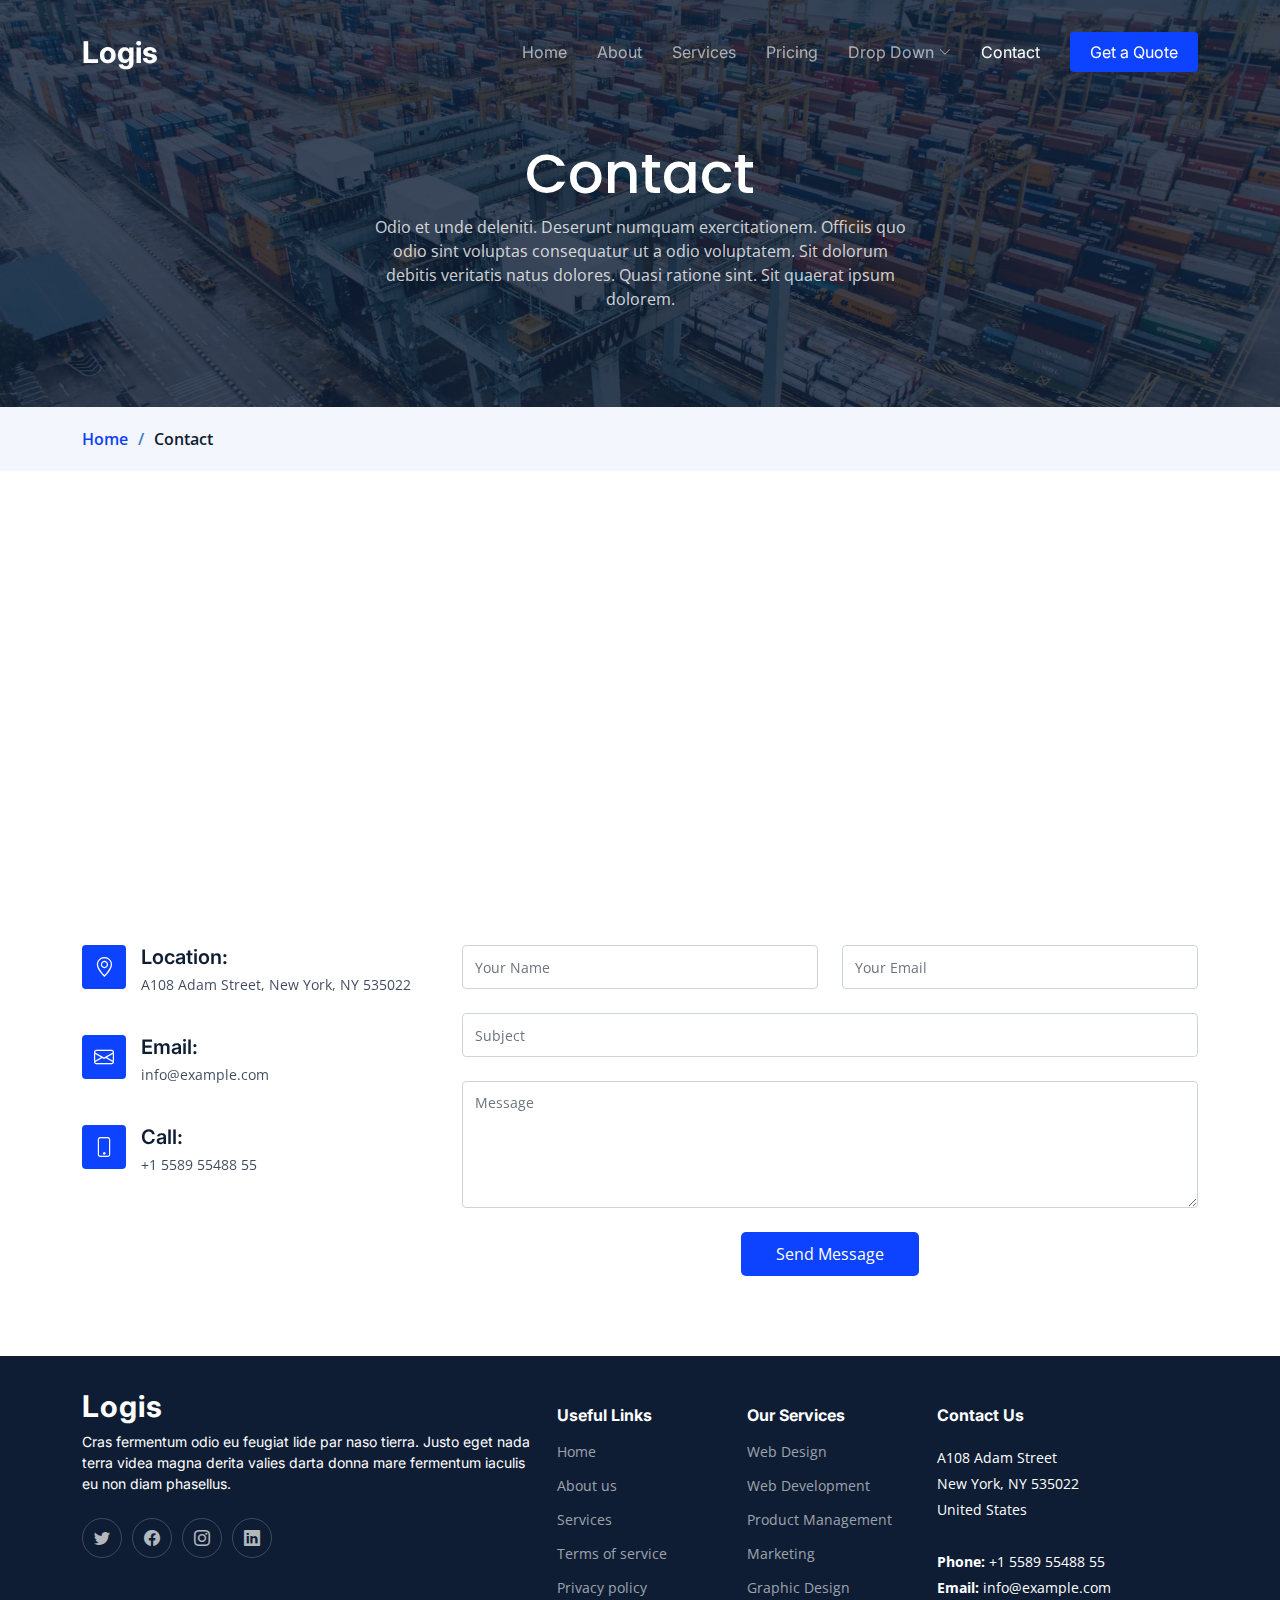
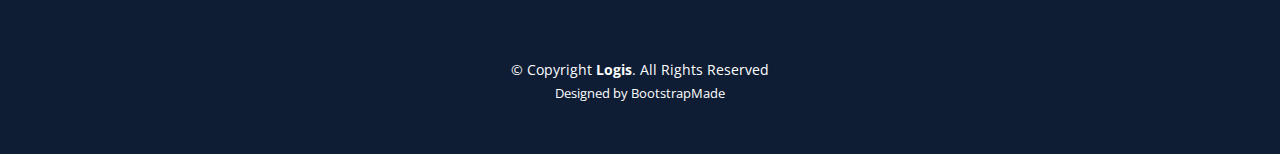
<file: Logis/contact.html>
<!DOCTYPE html>
<html lang="en">

<head>
  <meta charset="utf-8">
  <meta content="width=device-width, initial-scale=1.0" name="viewport">

  <title>Logis Bootstrap Template - Contact</title>
  <meta content="" name="description">
  <meta content="" name="keywords">

  <!-- Favicons -->
  <link href="assets/img/favicon.png" rel="icon">
  <link href="assets/img/apple-touch-icon.png" rel="apple-touch-icon">

  <!-- Google Fonts -->
  <link rel="preconnect" href="https://fonts.googleapis.com">
  <link rel="preconnect" href="https://fonts.gstatic.com" crossorigin>
  <link href="https://fonts.googleapis.com/css2?family=Open+Sans:ital,wght@0,300;0,400;0,500;0,600;0,700;1,300;1,400;1,600;1,700&family=Poppins:ital,wght@0,300;0,400;0,500;0,600;0,700;1,300;1,400;1,500;1,600;1,700&family=Inter:ital,wght@0,300;0,400;0,500;0,600;0,700;1,300;1,400;1,500;1,600;1,700&display=swap" rel="stylesheet">

  <!-- Vendor CSS Files -->
  <link href="assets/vendor/bootstrap/css/bootstrap.min.css" rel="stylesheet">
  <link href="assets/vendor/bootstrap-icons/bootstrap-icons.css" rel="stylesheet">
  <link href="assets/vendor/fontawesome-free/css/all.min.css" rel="stylesheet">
  <link href="assets/vendor/glightbox/css/glightbox.min.css" rel="stylesheet">
  <link href="assets/vendor/swiper/swiper-bundle.min.css" rel="stylesheet">
  <link href="assets/vendor/aos/aos.css" rel="stylesheet">

  <!-- Template Main CSS File -->
  <link href="assets/css/main.css" rel="stylesheet">

  <!-- =======================================================
  * Template Name: Logis
  * Updated: Mar 10 2023 with Bootstrap v5.2.3
  * Template URL: https://bootstrapmade.com/logis-bootstrap-logistics-website-template/
  * Author: BootstrapMade.com
  * License: https://bootstrapmade.com/license/
  ======================================================== -->
</head>

<body>

  <!-- ======= Header ======= -->
  <header id="header" class="header d-flex align-items-center fixed-top">
    <div class="container-fluid container-xl d-flex align-items-center justify-content-between">

      <a href="index.html" class="logo d-flex align-items-center">
        <!-- Uncomment the line below if you also wish to use an image logo -->
        <!-- <img src="assets/img/logo.png" alt=""> -->
        <h1>Logis</h1>
      </a>

      <i class="mobile-nav-toggle mobile-nav-show bi bi-list"></i>
      <i class="mobile-nav-toggle mobile-nav-hide d-none bi bi-x"></i>
      <nav id="navbar" class="navbar">
        <ul>
          <li><a href="index.html">Home</a></li>
          <li><a href="about.html">About</a></li>
          <li><a href="services.html">Services</a></li>
          <li><a href="pricing.html">Pricing</a></li>
          <li class="dropdown"><a href="#"><span>Drop Down</span> <i class="bi bi-chevron-down dropdown-indicator"></i></a>
            <ul>
              <li><a href="#">Drop Down 1</a></li>
              <li class="dropdown"><a href="#"><span>Deep Drop Down</span> <i class="bi bi-chevron-down dropdown-indicator"></i></a>
                <ul>
                  <li><a href="#">Deep Drop Down 1</a></li>
                  <li><a href="#">Deep Drop Down 2</a></li>
                  <li><a href="#">Deep Drop Down 3</a></li>
                  <li><a href="#">Deep Drop Down 4</a></li>
                  <li><a href="#">Deep Drop Down 5</a></li>
                </ul>
              </li>
              <li><a href="#">Drop Down 2</a></li>
              <li><a href="#">Drop Down 3</a></li>
              <li><a href="#">Drop Down 4</a></li>
            </ul>
          </li>
          <li><a href="contact.html" class="active">Contact</a></li>
          <li><a class="get-a-quote" href="get-a-quote.html">Get a Quote</a></li>
        </ul>
      </nav><!-- .navbar -->

    </div>
  </header><!-- End Header -->
  <!-- End Header -->

  <main id="main">

    <!-- ======= Breadcrumbs ======= -->
    <div class="breadcrumbs">
      <div class="page-header d-flex align-items-center" style="background-image: url('assets/img/page-header.jpg');">
        <div class="container position-relative">
          <div class="row d-flex justify-content-center">
            <div class="col-lg-6 text-center">
              <h2>Contact</h2>
              <p>Odio et unde deleniti. Deserunt numquam exercitationem. Officiis quo odio sint voluptas consequatur ut a odio voluptatem. Sit dolorum debitis veritatis natus dolores. Quasi ratione sint. Sit quaerat ipsum dolorem.</p>
            </div>
          </div>
        </div>
      </div>
      <nav>
        <div class="container">
          <ol>
            <li><a href="index.html">Home</a></li>
            <li>Contact</li>
          </ol>
        </div>
      </nav>
    </div><!-- End Breadcrumbs -->

    <!-- ======= Contact Section ======= -->
    <section id="contact" class="contact">
      <div class="container" data-aos="fade-up">

        <div>
          <iframe style="border:0; width: 100%; height: 340px;" src="https://www.google.com/maps/embed?pb=!1m14!1m8!1m3!1d12097.433213460943!2d-74.0062269!3d40.7101282!3m2!1i1024!2i768!4f13.1!3m3!1m2!1s0x0%3A0xb89d1fe6bc499443!2sDowntown+Conference+Center!5e0!3m2!1smk!2sbg!4v1539943755621" frameborder="0" allowfullscreen></iframe>
        </div><!-- End Google Maps -->

        <div class="row gy-4 mt-4">

          <div class="col-lg-4">

            <div class="info-item d-flex">
              <i class="bi bi-geo-alt flex-shrink-0"></i>
              <div>
                <h4>Location:</h4>
                <p>A108 Adam Street, New York, NY 535022</p>
              </div>
            </div><!-- End Info Item -->

            <div class="info-item d-flex">
              <i class="bi bi-envelope flex-shrink-0"></i>
              <div>
                <h4>Email:</h4>
                <p>info@example.com</p>
              </div>
            </div><!-- End Info Item -->

            <div class="info-item d-flex">
              <i class="bi bi-phone flex-shrink-0"></i>
              <div>
                <h4>Call:</h4>
                <p>+1 5589 55488 55</p>
              </div>
            </div><!-- End Info Item -->

          </div>

          <div class="col-lg-8">
            <form action="forms/contact.php" method="post" role="form" class="php-email-form">
              <div class="row">
                <div class="col-md-6 form-group">
                  <input type="text" name="name" class="form-control" id="name" placeholder="Your Name" required>
                </div>
                <div class="col-md-6 form-group mt-3 mt-md-0">
                  <input type="email" class="form-control" name="email" id="email" placeholder="Your Email" required>
                </div>
              </div>
              <div class="form-group mt-3">
                <input type="text" class="form-control" name="subject" id="subject" placeholder="Subject" required>
              </div>
              <div class="form-group mt-3">
                <textarea class="form-control" name="message" rows="5" placeholder="Message" required></textarea>
              </div>
              <div class="my-3">
                <div class="loading">Loading</div>
                <div class="error-message"></div>
                <div class="sent-message">Your message has been sent. Thank you!</div>
              </div>
              <div class="text-center"><button type="submit">Send Message</button></div>
            </form>
          </div><!-- End Contact Form -->

        </div>

      </div>
    </section><!-- End Contact Section -->

  </main><!-- End #main -->

  <!-- ======= Footer ======= -->
  <footer id="footer" class="footer">

    <div class="container">
      <div class="row gy-4">
        <div class="col-lg-5 col-md-12 footer-info">
          <a href="index.html" class="logo d-flex align-items-center">
            <span>Logis</span>
          </a>
          <p>Cras fermentum odio eu feugiat lide par naso tierra. Justo eget nada terra videa magna derita valies darta donna mare fermentum iaculis eu non diam phasellus.</p>
          <div class="social-links d-flex mt-4">
            <a href="#" class="twitter"><i class="bi bi-twitter"></i></a>
            <a href="#" class="facebook"><i class="bi bi-facebook"></i></a>
            <a href="#" class="instagram"><i class="bi bi-instagram"></i></a>
            <a href="#" class="linkedin"><i class="bi bi-linkedin"></i></a>
          </div>
        </div>

        <div class="col-lg-2 col-6 footer-links">
          <h4>Useful Links</h4>
          <ul>
            <li><a href="#">Home</a></li>
            <li><a href="#">About us</a></li>
            <li><a href="#">Services</a></li>
            <li><a href="#">Terms of service</a></li>
            <li><a href="#">Privacy policy</a></li>
          </ul>
        </div>

        <div class="col-lg-2 col-6 footer-links">
          <h4>Our Services</h4>
          <ul>
            <li><a href="#">Web Design</a></li>
            <li><a href="#">Web Development</a></li>
            <li><a href="#">Product Management</a></li>
            <li><a href="#">Marketing</a></li>
            <li><a href="#">Graphic Design</a></li>
          </ul>
        </div>

        <div class="col-lg-3 col-md-12 footer-contact text-center text-md-start">
          <h4>Contact Us</h4>
          <p>
            A108 Adam Street <br>
            New York, NY 535022<br>
            United States <br><br>
            <strong>Phone:</strong> +1 5589 55488 55<br>
            <strong>Email:</strong> info@example.com<br>
          </p>

        </div>

      </div>
    </div>

    <div class="container mt-4">
      <div class="copyright">
        &copy; Copyright <strong><span>Logis</span></strong>. All Rights Reserved
      </div>
      <div class="credits">
        <!-- All the links in the footer should remain intact. -->
        <!-- You can delete the links only if you purchased the pro version. -->
        <!-- Licensing information: https://bootstrapmade.com/license/ -->
        <!-- Purchase the pro version with working PHP/AJAX contact form: https://bootstrapmade.com/logis-bootstrap-logistics-website-template/ -->
        Designed by <a href="https://bootstrapmade.com/">BootstrapMade</a>
      </div>
    </div>

  </footer><!-- End Footer -->
  <!-- End Footer -->

  <a href="#" class="scroll-top d-flex align-items-center justify-content-center"><i class="bi bi-arrow-up-short"></i></a>

  <div id="preloader"></div>

  <!-- Vendor JS Files -->
  <script src="assets/vendor/bootstrap/js/bootstrap.bundle.min.js"></script>
  <script src="assets/vendor/purecounter/purecounter_vanilla.js"></script>
  <script src="assets/vendor/glightbox/js/glightbox.min.js"></script>
  <script src="assets/vendor/swiper/swiper-bundle.min.js"></script>
  <script src="assets/vendor/aos/aos.js"></script>
  <script src="assets/vendor/php-email-form/validate.js"></script>

  <!-- Template Main JS File -->
  <script src="assets/js/main.js"></script>

</body>

</html>
</file>
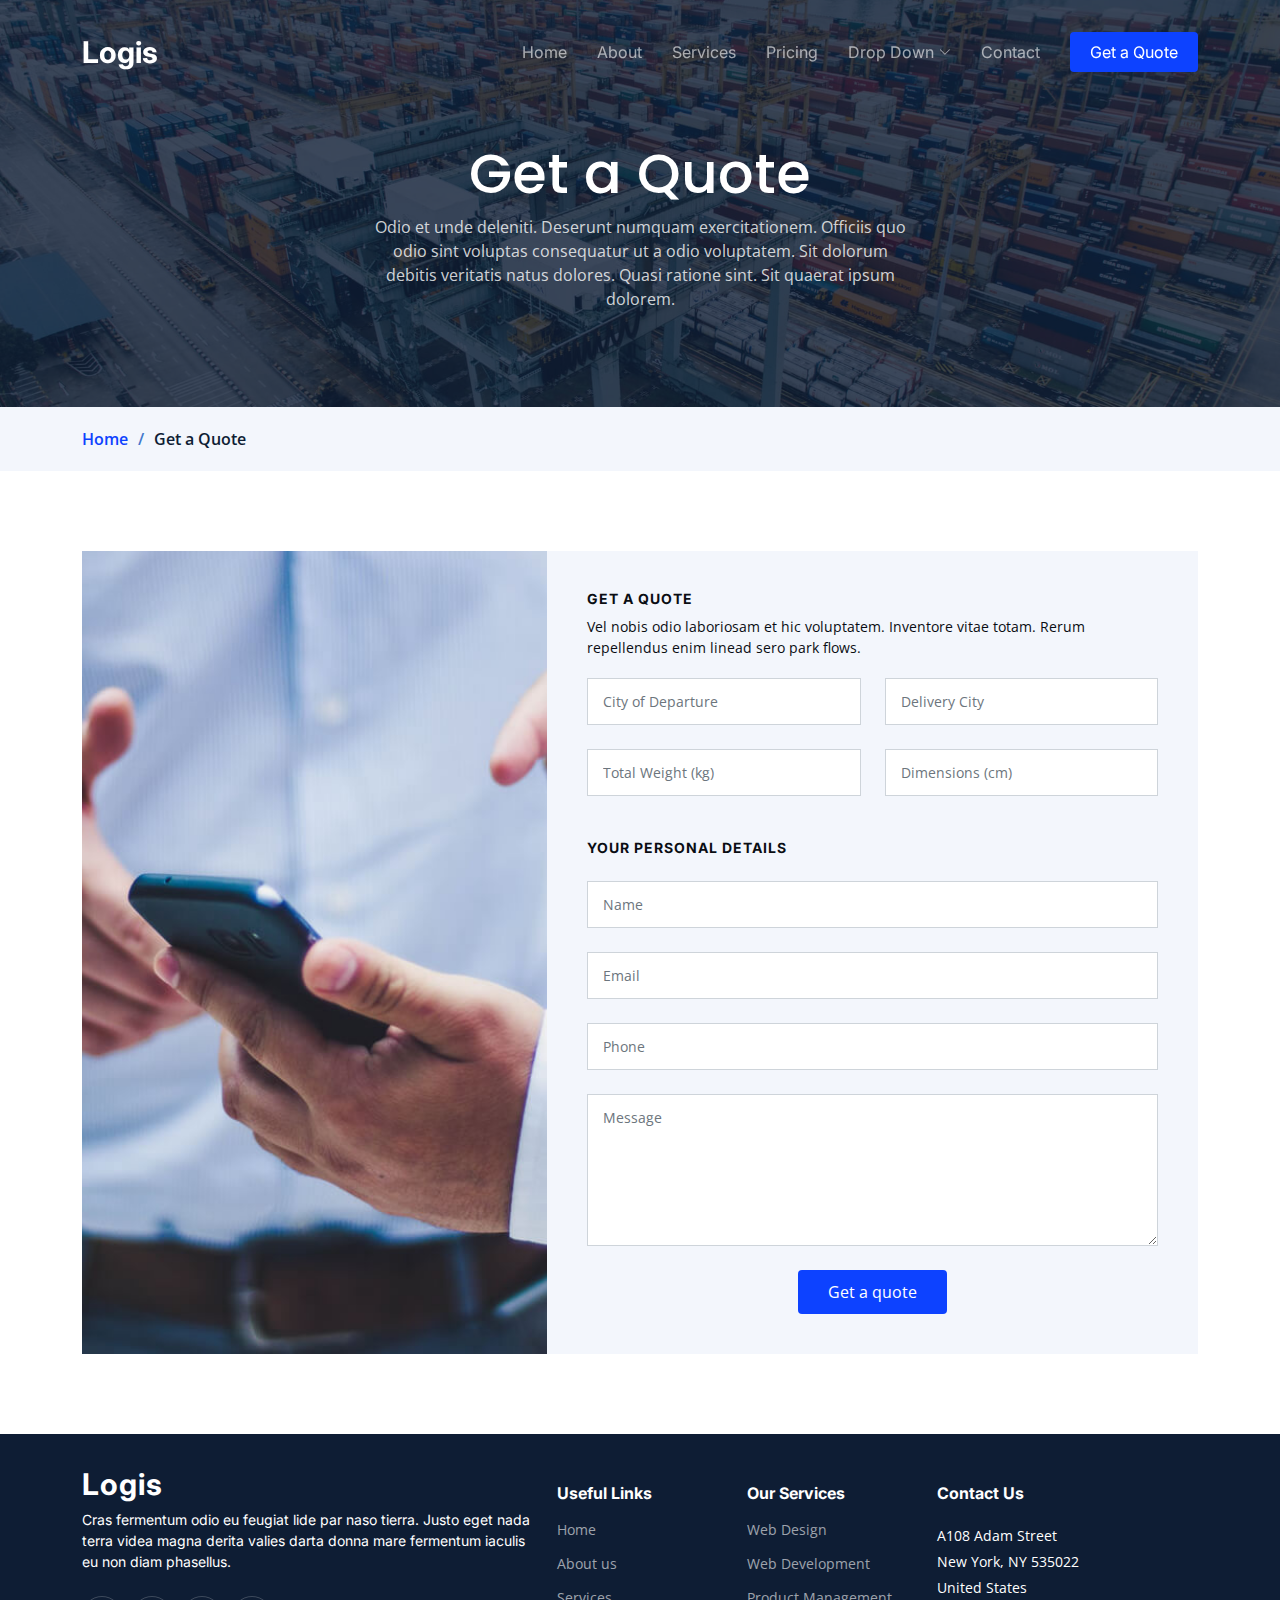
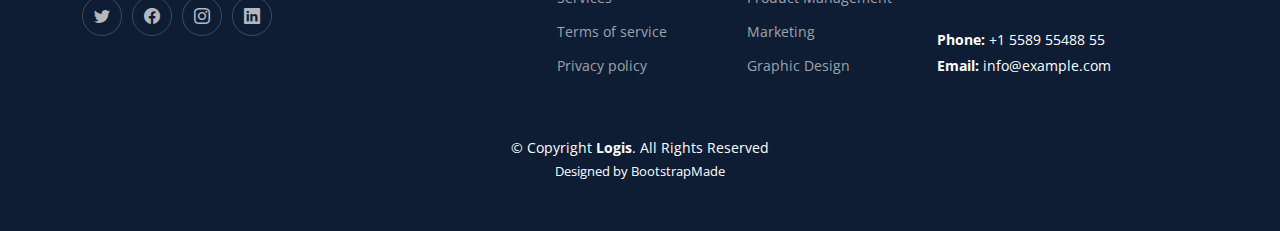
<file: Logis/get-a-quote.html>
<!DOCTYPE html>
<html lang="en">

<head>
  <meta charset="utf-8">
  <meta content="width=device-width, initial-scale=1.0" name="viewport">

  <title>Logis Bootstrap Template - Get a Quote</title>
  <meta content="" name="description">
  <meta content="" name="keywords">

  <!-- Favicons -->
  <link href="assets/img/favicon.png" rel="icon">
  <link href="assets/img/apple-touch-icon.png" rel="apple-touch-icon">

  <!-- Google Fonts -->
  <link rel="preconnect" href="https://fonts.googleapis.com">
  <link rel="preconnect" href="https://fonts.gstatic.com" crossorigin>
  <link href="https://fonts.googleapis.com/css2?family=Open+Sans:ital,wght@0,300;0,400;0,500;0,600;0,700;1,300;1,400;1,600;1,700&family=Poppins:ital,wght@0,300;0,400;0,500;0,600;0,700;1,300;1,400;1,500;1,600;1,700&family=Inter:ital,wght@0,300;0,400;0,500;0,600;0,700;1,300;1,400;1,500;1,600;1,700&display=swap" rel="stylesheet">

  <!-- Vendor CSS Files -->
  <link href="assets/vendor/bootstrap/css/bootstrap.min.css" rel="stylesheet">
  <link href="assets/vendor/bootstrap-icons/bootstrap-icons.css" rel="stylesheet">
  <link href="assets/vendor/fontawesome-free/css/all.min.css" rel="stylesheet">
  <link href="assets/vendor/glightbox/css/glightbox.min.css" rel="stylesheet">
  <link href="assets/vendor/swiper/swiper-bundle.min.css" rel="stylesheet">
  <link href="assets/vendor/aos/aos.css" rel="stylesheet">

  <!-- Template Main CSS File -->
  <link href="assets/css/main.css" rel="stylesheet">

  <!-- =======================================================
  * Template Name: Logis
  * Updated: Mar 10 2023 with Bootstrap v5.2.3
  * Template URL: https://bootstrapmade.com/logis-bootstrap-logistics-website-template/
  * Author: BootstrapMade.com
  * License: https://bootstrapmade.com/license/
  ======================================================== -->
</head>

<body>

  <!-- ======= Header ======= -->
  <header id="header" class="header d-flex align-items-center fixed-top">
    <div class="container-fluid container-xl d-flex align-items-center justify-content-between">

      <a href="index.html" class="logo d-flex align-items-center">
        <!-- Uncomment the line below if you also wish to use an image logo -->
        <!-- <img src="assets/img/logo.png" alt=""> -->
        <h1>Logis</h1>
      </a>

      <i class="mobile-nav-toggle mobile-nav-show bi bi-list"></i>
      <i class="mobile-nav-toggle mobile-nav-hide d-none bi bi-x"></i>
      <nav id="navbar" class="navbar">
        <ul>
          <li><a href="index.html">Home</a></li>
          <li><a href="about.html">About</a></li>
          <li><a href="services.html">Services</a></li>
          <li><a href="pricing.html">Pricing</a></li>
          <li class="dropdown"><a href="#"><span>Drop Down</span> <i class="bi bi-chevron-down dropdown-indicator"></i></a>
            <ul>
              <li><a href="#">Drop Down 1</a></li>
              <li class="dropdown"><a href="#"><span>Deep Drop Down</span> <i class="bi bi-chevron-down dropdown-indicator"></i></a>
                <ul>
                  <li><a href="#">Deep Drop Down 1</a></li>
                  <li><a href="#">Deep Drop Down 2</a></li>
                  <li><a href="#">Deep Drop Down 3</a></li>
                  <li><a href="#">Deep Drop Down 4</a></li>
                  <li><a href="#">Deep Drop Down 5</a></li>
                </ul>
              </li>
              <li><a href="#">Drop Down 2</a></li>
              <li><a href="#">Drop Down 3</a></li>
              <li><a href="#">Drop Down 4</a></li>
            </ul>
          </li>
          <li><a href="contact.html">Contact</a></li>
          <li><a class="get-a-quote" href="get-a-quote.html">Get a Quote</a></li>
        </ul>
      </nav><!-- .navbar -->

    </div>
  </header><!-- End Header -->
  <!-- End Header -->

  <main id="main">

    <!-- ======= Breadcrumbs ======= -->
    <div class="breadcrumbs">
      <div class="page-header d-flex align-items-center" style="background-image: url('assets/img/page-header.jpg');">
        <div class="container position-relative">
          <div class="row d-flex justify-content-center">
            <div class="col-lg-6 text-center">
              <h2>Get a Quote</h2>
              <p>Odio et unde deleniti. Deserunt numquam exercitationem. Officiis quo odio sint voluptas consequatur ut a odio voluptatem. Sit dolorum debitis veritatis natus dolores. Quasi ratione sint. Sit quaerat ipsum dolorem.</p>
            </div>
          </div>
        </div>
      </div>
      <nav>
        <div class="container">
          <ol>
            <li><a href="index.html">Home</a></li>
            <li>Get a Quote</li>
          </ol>
        </div>
      </nav>
    </div><!-- End Breadcrumbs -->

    <!-- ======= Get a Quote Section ======= -->
    <section id="get-a-quote" class="get-a-quote">
      <div class="container" data-aos="fade-up">

        <div class="row g-0">

          <div class="col-lg-5 quote-bg" style="background-image: url(assets/img/quote-bg.jpg);"></div>

          <div class="col-lg-7">
            <form action="forms/quote.php" method="post" class="php-email-form">
              <h3>Get a quote</h3>
              <p>Vel nobis odio laboriosam et hic voluptatem. Inventore vitae totam. Rerum repellendus enim linead sero park flows.</p>
              <div class="row gy-4">

                <div class="col-md-6">
                  <input type="text" name="departure" class="form-control" placeholder="City of Departure" required>
                </div>

                <div class="col-md-6">
                  <input type="text" name="delivery" class="form-control" placeholder="Delivery City" required>
                </div>

                <div class="col-md-6">
                  <input type="text" name="weight" class="form-control" placeholder="Total Weight (kg)" required>
                </div>

                <div class="col-md-6">
                  <input type="text" name="dimensions" class="form-control" placeholder="Dimensions (cm)" required>
                </div>

                <div class="col-lg-12">
                  <h4>Your Personal Details</h4>
                </div>

                <div class="col-md-12">
                  <input type="text" name="name" class="form-control" placeholder="Name" required>
                </div>

                <div class="col-md-12 ">
                  <input type="email" class="form-control" name="email" placeholder="Email" required>
                </div>

                <div class="col-md-12">
                  <input type="text" class="form-control" name="phone" placeholder="Phone" required>
                </div>

                <div class="col-md-12">
                  <textarea class="form-control" name="message" rows="6" placeholder="Message" required></textarea>
                </div>

                <div class="col-md-12 text-center">
                  <div class="loading">Loading</div>
                  <div class="error-message"></div>
                  <div class="sent-message">Your quote request has been sent successfully. Thank you!</div>

                  <button type="submit">Get a quote</button>
                </div>

              </div>
            </form>
          </div><!-- End Quote Form -->

        </div>

      </div>
    </section><!-- End Get a Quote Section -->

  </main><!-- End #main -->

  <!-- ======= Footer ======= -->
  <footer id="footer" class="footer">

    <div class="container">
      <div class="row gy-4">
        <div class="col-lg-5 col-md-12 footer-info">
          <a href="index.html" class="logo d-flex align-items-center">
            <span>Logis</span>
          </a>
          <p>Cras fermentum odio eu feugiat lide par naso tierra. Justo eget nada terra videa magna derita valies darta donna mare fermentum iaculis eu non diam phasellus.</p>
          <div class="social-links d-flex mt-4">
            <a href="#" class="twitter"><i class="bi bi-twitter"></i></a>
            <a href="#" class="facebook"><i class="bi bi-facebook"></i></a>
            <a href="#" class="instagram"><i class="bi bi-instagram"></i></a>
            <a href="#" class="linkedin"><i class="bi bi-linkedin"></i></a>
          </div>
        </div>

        <div class="col-lg-2 col-6 footer-links">
          <h4>Useful Links</h4>
          <ul>
            <li><a href="#">Home</a></li>
            <li><a href="#">About us</a></li>
            <li><a href="#">Services</a></li>
            <li><a href="#">Terms of service</a></li>
            <li><a href="#">Privacy policy</a></li>
          </ul>
        </div>

        <div class="col-lg-2 col-6 footer-links">
          <h4>Our Services</h4>
          <ul>
            <li><a href="#">Web Design</a></li>
            <li><a href="#">Web Development</a></li>
            <li><a href="#">Product Management</a></li>
            <li><a href="#">Marketing</a></li>
            <li><a href="#">Graphic Design</a></li>
          </ul>
        </div>

        <div class="col-lg-3 col-md-12 footer-contact text-center text-md-start">
          <h4>Contact Us</h4>
          <p>
            A108 Adam Street <br>
            New York, NY 535022<br>
            United States <br><br>
            <strong>Phone:</strong> +1 5589 55488 55<br>
            <strong>Email:</strong> info@example.com<br>
          </p>

        </div>

      </div>
    </div>

    <div class="container mt-4">
      <div class="copyright">
        &copy; Copyright <strong><span>Logis</span></strong>. All Rights Reserved
      </div>
      <div class="credits">
        <!-- All the links in the footer should remain intact. -->
        <!-- You can delete the links only if you purchased the pro version. -->
        <!-- Licensing information: https://bootstrapmade.com/license/ -->
        <!-- Purchase the pro version with working PHP/AJAX contact form: https://bootstrapmade.com/logis-bootstrap-logistics-website-template/ -->
        Designed by <a href="https://bootstrapmade.com/">BootstrapMade</a>
      </div>
    </div>

  </footer><!-- End Footer -->
  <!-- End Footer -->

  <a href="#" class="scroll-top d-flex align-items-center justify-content-center"><i class="bi bi-arrow-up-short"></i></a>

  <div id="preloader"></div>

  <!-- Vendor JS Files -->
  <script src="assets/vendor/bootstrap/js/bootstrap.bundle.min.js"></script>
  <script src="assets/vendor/purecounter/purecounter_vanilla.js"></script>
  <script src="assets/vendor/glightbox/js/glightbox.min.js"></script>
  <script src="assets/vendor/swiper/swiper-bundle.min.js"></script>
  <script src="assets/vendor/aos/aos.js"></script>
  <script src="assets/vendor/php-email-form/validate.js"></script>

  <!-- Template Main JS File -->
  <script src="assets/js/main.js"></script>

</body>

</html>
</file>
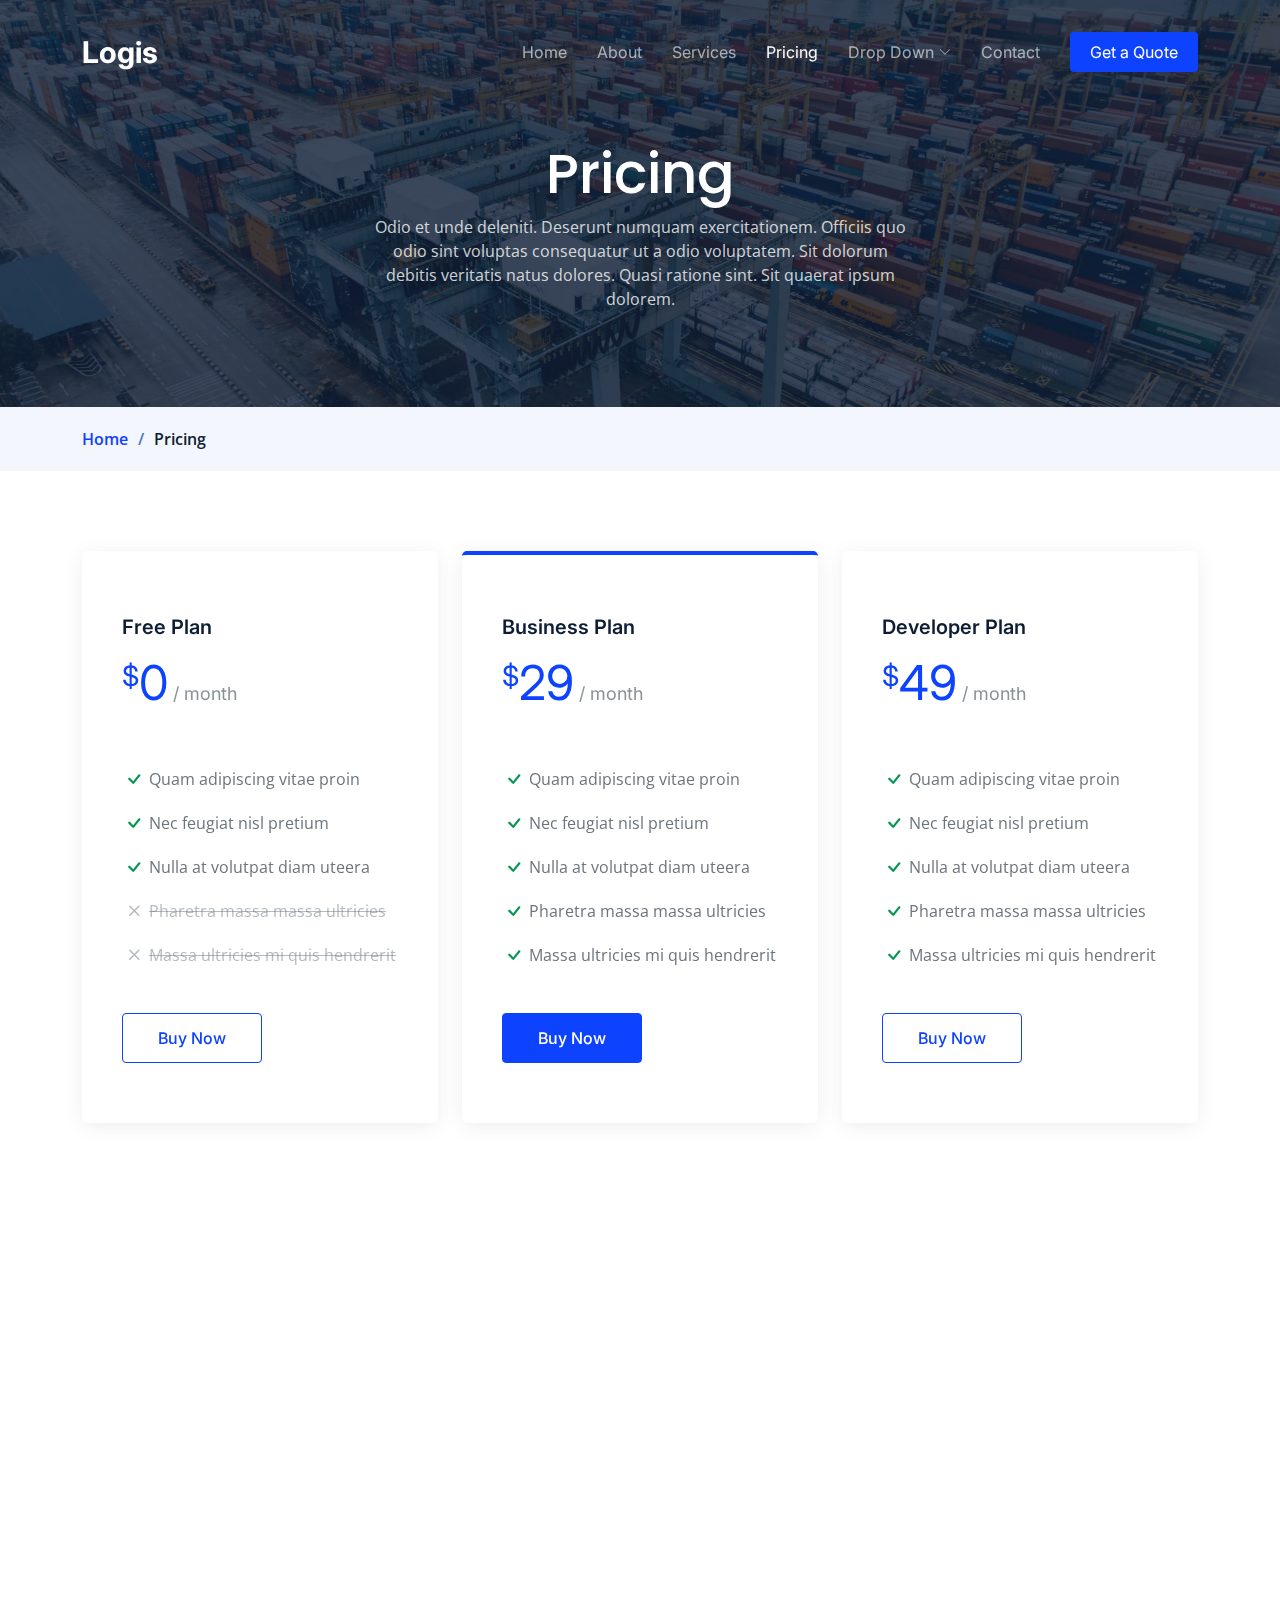
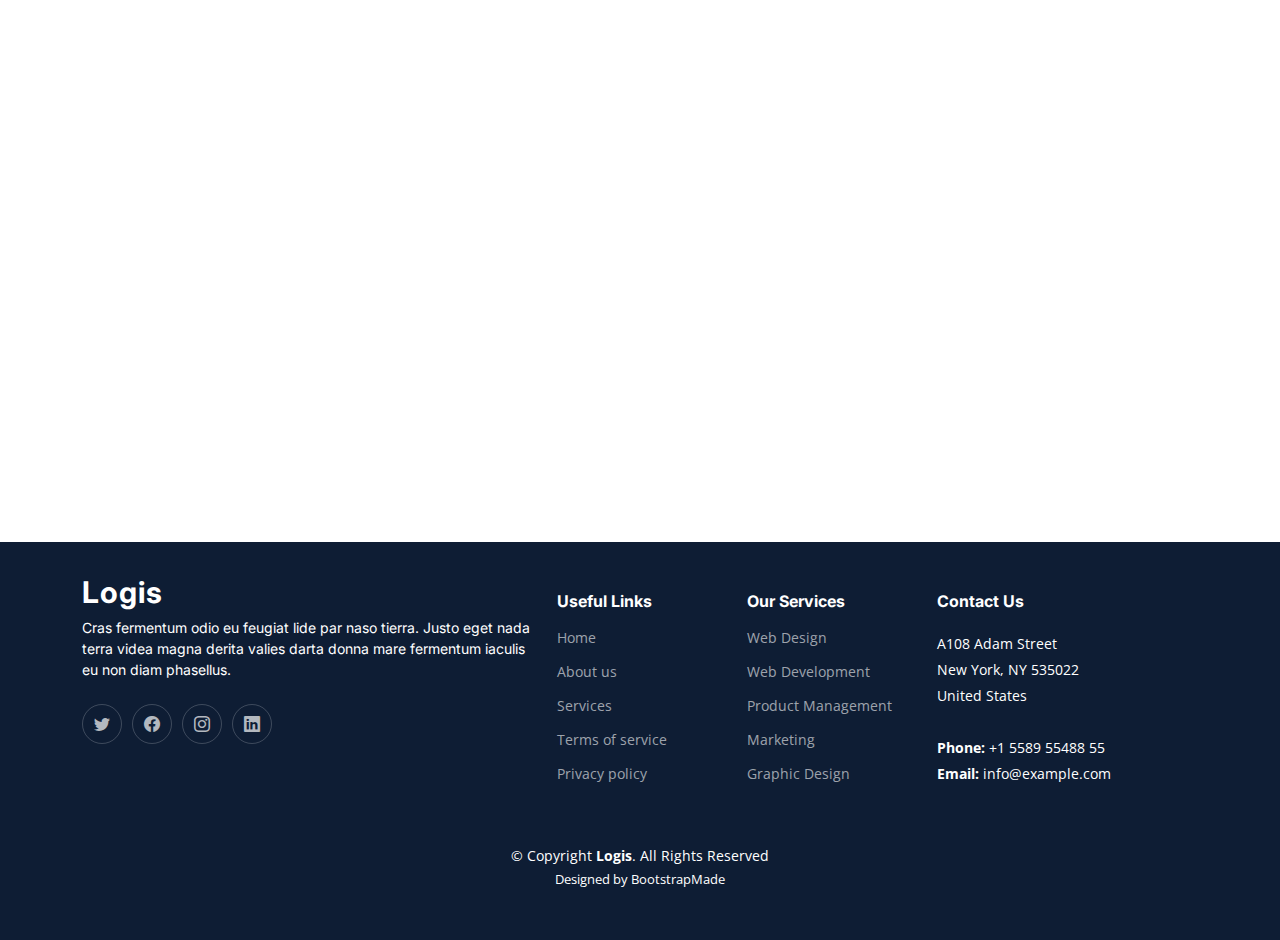
<file: Logis/pricing.html>
<!DOCTYPE html>
<html lang="en">

<head>
  <meta charset="utf-8">
  <meta content="width=device-width, initial-scale=1.0" name="viewport">

  <title>Logis Bootstrap Template - Pricing</title>
  <meta content="" name="description">
  <meta content="" name="keywords">

  <!-- Favicons -->
  <link href="assets/img/favicon.png" rel="icon">
  <link href="assets/img/apple-touch-icon.png" rel="apple-touch-icon">

  <!-- Google Fonts -->
  <link rel="preconnect" href="https://fonts.googleapis.com">
  <link rel="preconnect" href="https://fonts.gstatic.com" crossorigin>
  <link href="https://fonts.googleapis.com/css2?family=Open+Sans:ital,wght@0,300;0,400;0,500;0,600;0,700;1,300;1,400;1,600;1,700&family=Poppins:ital,wght@0,300;0,400;0,500;0,600;0,700;1,300;1,400;1,500;1,600;1,700&family=Inter:ital,wght@0,300;0,400;0,500;0,600;0,700;1,300;1,400;1,500;1,600;1,700&display=swap" rel="stylesheet">

  <!-- Vendor CSS Files -->
  <link href="assets/vendor/bootstrap/css/bootstrap.min.css" rel="stylesheet">
  <link href="assets/vendor/bootstrap-icons/bootstrap-icons.css" rel="stylesheet">
  <link href="assets/vendor/fontawesome-free/css/all.min.css" rel="stylesheet">
  <link href="assets/vendor/glightbox/css/glightbox.min.css" rel="stylesheet">
  <link href="assets/vendor/swiper/swiper-bundle.min.css" rel="stylesheet">
  <link href="assets/vendor/aos/aos.css" rel="stylesheet">

  <!-- Template Main CSS File -->
  <link href="assets/css/main.css" rel="stylesheet">

  <!-- =======================================================
  * Template Name: Logis
  * Updated: Mar 10 2023 with Bootstrap v5.2.3
  * Template URL: https://bootstrapmade.com/logis-bootstrap-logistics-website-template/
  * Author: BootstrapMade.com
  * License: https://bootstrapmade.com/license/
  ======================================================== -->
</head>

<body>

  <!-- ======= Header ======= -->
  <header id="header" class="header d-flex align-items-center fixed-top">
    <div class="container-fluid container-xl d-flex align-items-center justify-content-between">

      <a href="index.html" class="logo d-flex align-items-center">
        <!-- Uncomment the line below if you also wish to use an image logo -->
        <!-- <img src="assets/img/logo.png" alt=""> -->
        <h1>Logis</h1>
      </a>

      <i class="mobile-nav-toggle mobile-nav-show bi bi-list"></i>
      <i class="mobile-nav-toggle mobile-nav-hide d-none bi bi-x"></i>
      <nav id="navbar" class="navbar">
        <ul>
          <li><a href="index.html">Home</a></li>
          <li><a href="about.html">About</a></li>
          <li><a href="services.html">Services</a></li>
          <li><a href="pricing.html" class="active">Pricing</a></li>
          <li class="dropdown"><a href="#"><span>Drop Down</span> <i class="bi bi-chevron-down dropdown-indicator"></i></a>
            <ul>
              <li><a href="#">Drop Down 1</a></li>
              <li class="dropdown"><a href="#"><span>Deep Drop Down</span> <i class="bi bi-chevron-down dropdown-indicator"></i></a>
                <ul>
                  <li><a href="#">Deep Drop Down 1</a></li>
                  <li><a href="#">Deep Drop Down 2</a></li>
                  <li><a href="#">Deep Drop Down 3</a></li>
                  <li><a href="#">Deep Drop Down 4</a></li>
                  <li><a href="#">Deep Drop Down 5</a></li>
                </ul>
              </li>
              <li><a href="#">Drop Down 2</a></li>
              <li><a href="#">Drop Down 3</a></li>
              <li><a href="#">Drop Down 4</a></li>
            </ul>
          </li>
          <li><a href="contact.html">Contact</a></li>
          <li><a class="get-a-quote" href="get-a-quote.html">Get a Quote</a></li>
        </ul>
      </nav><!-- .navbar -->

    </div>
  </header><!-- End Header -->
  <!-- End Header -->

  <main id="main">

    <!-- ======= Breadcrumbs ======= -->
    <div class="breadcrumbs">
      <div class="page-header d-flex align-items-center" style="background-image: url('assets/img/page-header.jpg');">
        <div class="container position-relative">
          <div class="row d-flex justify-content-center">
            <div class="col-lg-6 text-center">
              <h2>Pricing</h2>
              <p>Odio et unde deleniti. Deserunt numquam exercitationem. Officiis quo odio sint voluptas consequatur ut a odio voluptatem. Sit dolorum debitis veritatis natus dolores. Quasi ratione sint. Sit quaerat ipsum dolorem.</p>
            </div>
          </div>
        </div>
      </div>
      <nav>
        <div class="container">
          <ol>
            <li><a href="index.html">Home</a></li>
            <li>Pricing</li>
          </ol>
        </div>
      </nav>
    </div><!-- End Breadcrumbs -->

    <!-- ======= Pricing Section ======= -->
    <section id="pricing" class="pricing">
      <div class="container" data-aos="fade-up">

        <div class="row gy-4">

          <div class="col-lg-4" data-aos="fade-up" data-aos-delay="100">
            <div class="pricing-item">
              <h3>Free Plan</h3>
              <h4><sup>$</sup>0<span> / month</span></h4>
              <ul>
                <li><i class="bi bi-check"></i> Quam adipiscing vitae proin</li>
                <li><i class="bi bi-check"></i> Nec feugiat nisl pretium</li>
                <li><i class="bi bi-check"></i> Nulla at volutpat diam uteera</li>
                <li class="na"><i class="bi bi-x"></i> <span>Pharetra massa massa ultricies</span></li>
                <li class="na"><i class="bi bi-x"></i> <span>Massa ultricies mi quis hendrerit</span></li>
              </ul>
              <a href="#" class="buy-btn">Buy Now</a>
            </div>
          </div><!-- End Pricing Item -->

          <div class="col-lg-4" data-aos="fade-up" data-aos-delay="200">
            <div class="pricing-item featured">
              <h3>Business Plan</h3>
              <h4><sup>$</sup>29<span> / month</span></h4>
              <ul>
                <li><i class="bi bi-check"></i> Quam adipiscing vitae proin</li>
                <li><i class="bi bi-check"></i> Nec feugiat nisl pretium</li>
                <li><i class="bi bi-check"></i> Nulla at volutpat diam uteera</li>
                <li><i class="bi bi-check"></i> Pharetra massa massa ultricies</li>
                <li><i class="bi bi-check"></i> Massa ultricies mi quis hendrerit</li>
              </ul>
              <a href="#" class="buy-btn">Buy Now</a>
            </div>
          </div><!-- End Pricing Item -->

          <div class="col-lg-4" data-aos="fade-up" data-aos-delay="300">
            <div class="pricing-item">
              <h3>Developer Plan</h3>
              <h4><sup>$</sup>49<span> / month</span></h4>
              <ul>
                <li><i class="bi bi-check"></i> Quam adipiscing vitae proin</li>
                <li><i class="bi bi-check"></i> Nec feugiat nisl pretium</li>
                <li><i class="bi bi-check"></i> Nulla at volutpat diam uteera</li>
                <li><i class="bi bi-check"></i> Pharetra massa massa ultricies</li>
                <li><i class="bi bi-check"></i> Massa ultricies mi quis hendrerit</li>
              </ul>
              <a href="#" class="buy-btn">Buy Now</a>
            </div>
          </div><!-- End Pricing Item -->

        </div>

      </div>
    </section><!-- End Pricing Section -->

    <!-- ======= Horizontal Pricing Section ======= -->
    <section id="horizontal-pricing" class="horizontal-pricing pt-0">
      <div class="container" data-aos="fade-up">

        <div class="section-header">
          <span>Horizontal Pricing</span>
          <h2>Horizontal Pricing</h2>

        </div>

        <div class="row gy-4 pricing-item" data-aos="fade-up" data-aos-delay="100">
          <div class="col-lg-3 d-flex align-items-center justify-content-center">
            <h3>Free Plan</h3>
          </div>
          <div class="col-lg-3 d-flex align-items-center justify-content-center">
            <h4><sup>$</sup>0<span> / month</span></h4>
          </div>
          <div class="col-lg-3 d-flex align-items-center justify-content-center">
            <ul>
              <li><i class="bi bi-check"></i> Quam adipiscing vitae proin</li>
              <li><i class="bi bi-check"></i> Nulla at volutpat diam uteera</li>
              <li class="na"><i class="bi bi-x"></i> <span>Pharetra massa massa ultricies</span></li>
            </ul>
          </div>
          <div class="col-lg-3 d-flex align-items-center justify-content-center">
            <div class="text-center"><a href="#" class="buy-btn">Buy Now</a></div>
          </div>
        </div><!-- End Pricing Item -->

        <div class="row gy-4 pricing-item featured mt-4" data-aos="fade-up" data-aos-delay="200">
          <div class="col-lg-3 d-flex align-items-center justify-content-center">
            <h3>Business Plan</h3>
          </div>
          <div class="col-lg-3 d-flex align-items-center justify-content-center">
            <h4><sup>$</sup>29<span> / month</span></h4>
          </div>
          <div class="col-lg-3 d-flex align-items-center justify-content-center">
            <ul>
              <li><i class="bi bi-check"></i> Quam adipiscing vitae proin</li>
              <li><i class="bi bi-check"></i> <strong>Nec feugiat nisl pretium</strong></li>
              <li><i class="bi bi-check"></i> Nulla at volutpat diam uteera</li>
            </ul>
          </div>
          <div class="col-lg-3 d-flex align-items-center justify-content-center">
            <div class="text-center"><a href="#" class="buy-btn">Buy Now</a></div>
          </div>
        </div><!-- End Pricing Item -->

        <div class="row gy-4 pricing-item mt-4" data-aos="fade-up" data-aos-delay="300">
          <div class="col-lg-3 d-flex align-items-center justify-content-center">
            <h3>Developer Plan</h3>
          </div>
          <div class="col-lg-3 d-flex align-items-center justify-content-center">
            <h4><sup>$</sup>49<span> / month</span></h4>
          </div>
          <div class="col-lg-3 d-flex align-items-center justify-content-center">
            <ul>
              <li><i class="bi bi-check"></i> Quam adipiscing vitae proin</li>
              <li><i class="bi bi-check"></i> Nec feugiat nisl pretium</li>
              <li><i class="bi bi-check"></i> Nulla at volutpat diam uteera</li>
            </ul>
          </div>
          <div class="col-lg-3 d-flex align-items-center justify-content-center">
            <div class="text-center"><a href="#" class="buy-btn">Buy Now</a></div>
          </div>
        </div><!-- End Pricing Item -->

      </div>
    </section><!-- End Horizontal Pricing Section -->

  </main><!-- End #main -->

  <!-- ======= Footer ======= -->
  <footer id="footer" class="footer">

    <div class="container">
      <div class="row gy-4">
        <div class="col-lg-5 col-md-12 footer-info">
          <a href="index.html" class="logo d-flex align-items-center">
            <span>Logis</span>
          </a>
          <p>Cras fermentum odio eu feugiat lide par naso tierra. Justo eget nada terra videa magna derita valies darta donna mare fermentum iaculis eu non diam phasellus.</p>
          <div class="social-links d-flex mt-4">
            <a href="#" class="twitter"><i class="bi bi-twitter"></i></a>
            <a href="#" class="facebook"><i class="bi bi-facebook"></i></a>
            <a href="#" class="instagram"><i class="bi bi-instagram"></i></a>
            <a href="#" class="linkedin"><i class="bi bi-linkedin"></i></a>
          </div>
        </div>

        <div class="col-lg-2 col-6 footer-links">
          <h4>Useful Links</h4>
          <ul>
            <li><a href="#">Home</a></li>
            <li><a href="#">About us</a></li>
            <li><a href="#">Services</a></li>
            <li><a href="#">Terms of service</a></li>
            <li><a href="#">Privacy policy</a></li>
          </ul>
        </div>

        <div class="col-lg-2 col-6 footer-links">
          <h4>Our Services</h4>
          <ul>
            <li><a href="#">Web Design</a></li>
            <li><a href="#">Web Development</a></li>
            <li><a href="#">Product Management</a></li>
            <li><a href="#">Marketing</a></li>
            <li><a href="#">Graphic Design</a></li>
          </ul>
        </div>

        <div class="col-lg-3 col-md-12 footer-contact text-center text-md-start">
          <h4>Contact Us</h4>
          <p>
            A108 Adam Street <br>
            New York, NY 535022<br>
            United States <br><br>
            <strong>Phone:</strong> +1 5589 55488 55<br>
            <strong>Email:</strong> info@example.com<br>
          </p>

        </div>

      </div>
    </div>

    <div class="container mt-4">
      <div class="copyright">
        &copy; Copyright <strong><span>Logis</span></strong>. All Rights Reserved
      </div>
      <div class="credits">
        <!-- All the links in the footer should remain intact. -->
        <!-- You can delete the links only if you purchased the pro version. -->
        <!-- Licensing information: https://bootstrapmade.com/license/ -->
        <!-- Purchase the pro version with working PHP/AJAX contact form: https://bootstrapmade.com/logis-bootstrap-logistics-website-template/ -->
        Designed by <a href="https://bootstrapmade.com/">BootstrapMade</a>
      </div>
    </div>

  </footer><!-- End Footer -->
  <!-- End Footer -->

  <a href="#" class="scroll-top d-flex align-items-center justify-content-center"><i class="bi bi-arrow-up-short"></i></a>

  <div id="preloader"></div>

  <!-- Vendor JS Files -->
  <script src="assets/vendor/bootstrap/js/bootstrap.bundle.min.js"></script>
  <script src="assets/vendor/purecounter/purecounter_vanilla.js"></script>
  <script src="assets/vendor/glightbox/js/glightbox.min.js"></script>
  <script src="assets/vendor/swiper/swiper-bundle.min.js"></script>
  <script src="assets/vendor/aos/aos.js"></script>
  <script src="assets/vendor/php-email-form/validate.js"></script>

  <!-- Template Main JS File -->
  <script src="assets/js/main.js"></script>

</body>

</html>
</file>
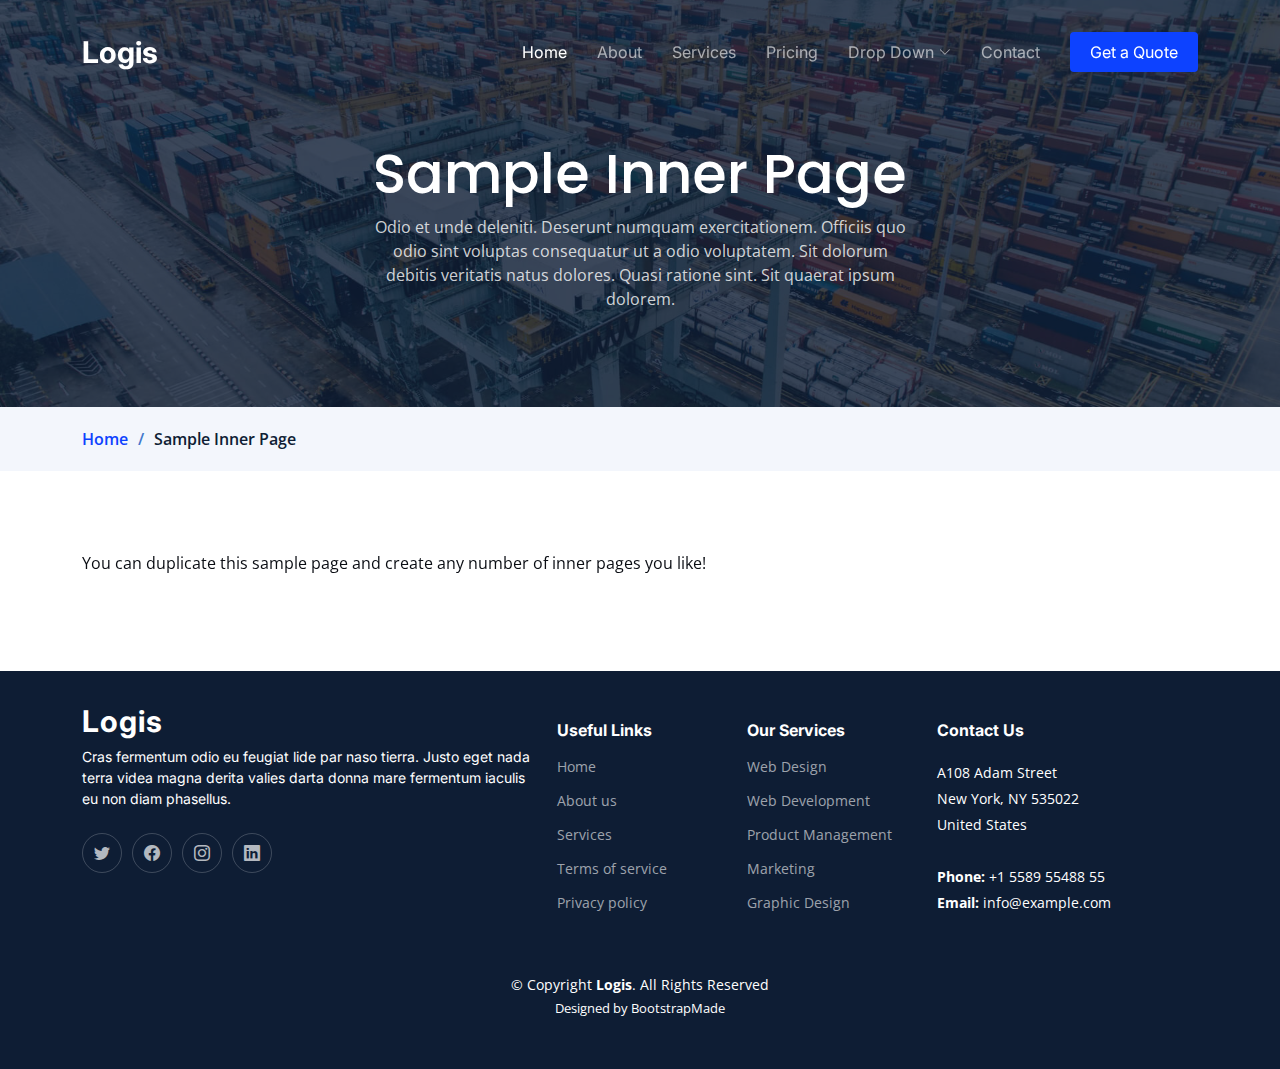
<file: Logis/sample-inner-page.html>
<!DOCTYPE html>
<html lang="en">

<head>
  <meta charset="utf-8">
  <meta content="width=device-width, initial-scale=1.0" name="viewport">

  <title>[Template] Sample Inner Page</title>
  <meta content="" name="description">
  <meta content="" name="keywords">

  <!-- Favicons -->
  <link href="assets/img/favicon.png" rel="icon">
  <link href="assets/img/apple-touch-icon.png" rel="apple-touch-icon">

  <!-- Google Fonts -->
  <link rel="preconnect" href="https://fonts.googleapis.com">
  <link rel="preconnect" href="https://fonts.gstatic.com" crossorigin>
  <link href="https://fonts.googleapis.com/css2?family=Open+Sans:ital,wght@0,300;0,400;0,500;0,600;0,700;1,300;1,400;1,600;1,700&family=Poppins:ital,wght@0,300;0,400;0,500;0,600;0,700;1,300;1,400;1,500;1,600;1,700&family=Inter:ital,wght@0,300;0,400;0,500;0,600;0,700;1,300;1,400;1,500;1,600;1,700&display=swap" rel="stylesheet">

  <!-- Vendor CSS Files -->
  <link href="assets/vendor/bootstrap/css/bootstrap.min.css" rel="stylesheet">
  <link href="assets/vendor/bootstrap-icons/bootstrap-icons.css" rel="stylesheet">
  <link href="assets/vendor/fontawesome-free/css/all.min.css" rel="stylesheet">
  <link href="assets/vendor/glightbox/css/glightbox.min.css" rel="stylesheet">
  <link href="assets/vendor/swiper/swiper-bundle.min.css" rel="stylesheet">
  <link href="assets/vendor/aos/aos.css" rel="stylesheet">

  <!-- Template Main CSS File -->
  <link href="assets/css/main.css" rel="stylesheet">

  <!-- =======================================================
  * Template Name: Logis
  * Updated: Mar 10 2023 with Bootstrap v5.2.3
  * Template URL: https://bootstrapmade.com/logis-bootstrap-logistics-website-template/
  * Author: BootstrapMade.com
  * License: https://bootstrapmade.com/license/
  ======================================================== -->
</head>

<body>

  <!-- ======= Header ======= -->
  <header id="header" class="header d-flex align-items-center fixed-top">
    <div class="container-fluid container-xl d-flex align-items-center justify-content-between">

      <a href="index.html" class="logo d-flex align-items-center">
        <!-- Uncomment the line below if you also wish to use an image logo -->
        <!-- <img src="assets/img/logo.png" alt=""> -->
        <h1>Logis</h1>
      </a>

      <i class="mobile-nav-toggle mobile-nav-show bi bi-list"></i>
      <i class="mobile-nav-toggle mobile-nav-hide d-none bi bi-x"></i>
      <nav id="navbar" class="navbar">
        <ul>
          <li><a href="index.html" class="active">Home</a></li>
          <li><a href="about.html">About</a></li>
          <li><a href="services.html">Services</a></li>
          <li><a href="pricing.html">Pricing</a></li>
          <li class="dropdown"><a href="#"><span>Drop Down</span> <i class="bi bi-chevron-down dropdown-indicator"></i></a>
            <ul>
              <li><a href="#">Drop Down 1</a></li>
              <li class="dropdown"><a href="#"><span>Deep Drop Down</span> <i class="bi bi-chevron-down dropdown-indicator"></i></a>
                <ul>
                  <li><a href="#">Deep Drop Down 1</a></li>
                  <li><a href="#">Deep Drop Down 2</a></li>
                  <li><a href="#">Deep Drop Down 3</a></li>
                  <li><a href="#">Deep Drop Down 4</a></li>
                  <li><a href="#">Deep Drop Down 5</a></li>
                </ul>
              </li>
              <li><a href="#">Drop Down 2</a></li>
              <li><a href="#">Drop Down 3</a></li>
              <li><a href="#">Drop Down 4</a></li>
            </ul>
          </li>
          <li><a href="contact.html">Contact</a></li>
          <li><a class="get-a-quote" href="get-a-quote.html">Get a Quote</a></li>
        </ul>
      </nav><!-- .navbar -->

    </div>
  </header><!-- End Header -->
  <!-- End Header -->

  <main id="main">

    <!-- ======= Breadcrumbs ======= -->
    <div class="breadcrumbs">
      <div class="page-header d-flex align-items-center" style="background-image: url('assets/img/page-header.jpg');">
        <div class="container position-relative">
          <div class="row d-flex justify-content-center">
            <div class="col-lg-6 text-center">
              <h2>Sample Inner Page</h2>
              <p>Odio et unde deleniti. Deserunt numquam exercitationem. Officiis quo odio sint voluptas consequatur ut a odio voluptatem. Sit dolorum debitis veritatis natus dolores. Quasi ratione sint. Sit quaerat ipsum dolorem.</p>
            </div>
          </div>
        </div>
      </div>
      <nav>
        <div class="container">
          <ol>
            <li><a href="index.html">Home</a></li>
            <li>Sample Inner Page</li>
          </ol>
        </div>
      </nav>
    </div><!-- End Breadcrumbs -->

    <section class="sample-page">
      <div class="container" data-aos="fade-up">
        <p>
          You can duplicate this sample page and create any number of inner pages you like!
        </p>
      </div>
    </section>

  </main><!-- End #main -->

  <!-- ======= Footer ======= -->
  <footer id="footer" class="footer">

    <div class="container">
      <div class="row gy-4">
        <div class="col-lg-5 col-md-12 footer-info">
          <a href="index.html" class="logo d-flex align-items-center">
            <span>Logis</span>
          </a>
          <p>Cras fermentum odio eu feugiat lide par naso tierra. Justo eget nada terra videa magna derita valies darta donna mare fermentum iaculis eu non diam phasellus.</p>
          <div class="social-links d-flex mt-4">
            <a href="#" class="twitter"><i class="bi bi-twitter"></i></a>
            <a href="#" class="facebook"><i class="bi bi-facebook"></i></a>
            <a href="#" class="instagram"><i class="bi bi-instagram"></i></a>
            <a href="#" class="linkedin"><i class="bi bi-linkedin"></i></a>
          </div>
        </div>

        <div class="col-lg-2 col-6 footer-links">
          <h4>Useful Links</h4>
          <ul>
            <li><a href="#">Home</a></li>
            <li><a href="#">About us</a></li>
            <li><a href="#">Services</a></li>
            <li><a href="#">Terms of service</a></li>
            <li><a href="#">Privacy policy</a></li>
          </ul>
        </div>

        <div class="col-lg-2 col-6 footer-links">
          <h4>Our Services</h4>
          <ul>
            <li><a href="#">Web Design</a></li>
            <li><a href="#">Web Development</a></li>
            <li><a href="#">Product Management</a></li>
            <li><a href="#">Marketing</a></li>
            <li><a href="#">Graphic Design</a></li>
          </ul>
        </div>

        <div class="col-lg-3 col-md-12 footer-contact text-center text-md-start">
          <h4>Contact Us</h4>
          <p>
            A108 Adam Street <br>
            New York, NY 535022<br>
            United States <br><br>
            <strong>Phone:</strong> +1 5589 55488 55<br>
            <strong>Email:</strong> info@example.com<br>
          </p>

        </div>

      </div>
    </div>

    <div class="container mt-4">
      <div class="copyright">
        &copy; Copyright <strong><span>Logis</span></strong>. All Rights Reserved
      </div>
      <div class="credits">
        <!-- All the links in the footer should remain intact. -->
        <!-- You can delete the links only if you purchased the pro version. -->
        <!-- Licensing information: https://bootstrapmade.com/license/ -->
        <!-- Purchase the pro version with working PHP/AJAX contact form: https://bootstrapmade.com/logis-bootstrap-logistics-website-template/ -->
        Designed by <a href="https://bootstrapmade.com/">BootstrapMade</a>
      </div>
    </div>

  </footer><!-- End Footer -->
  <!-- End Footer -->

  <a href="#" class="scroll-top d-flex align-items-center justify-content-center"><i class="bi bi-arrow-up-short"></i></a>

  <div id="preloader"></div>

  <!-- Vendor JS Files -->
  <script src="assets/vendor/bootstrap/js/bootstrap.bundle.min.js"></script>
  <script src="assets/vendor/purecounter/purecounter_vanilla.js"></script>
  <script src="assets/vendor/glightbox/js/glightbox.min.js"></script>
  <script src="assets/vendor/swiper/swiper-bundle.min.js"></script>
  <script src="assets/vendor/aos/aos.js"></script>
  <script src="assets/vendor/php-email-form/validate.js"></script>

  <!-- Template Main JS File -->
  <script src="assets/js/main.js"></script>

</body>

</html>
</file>
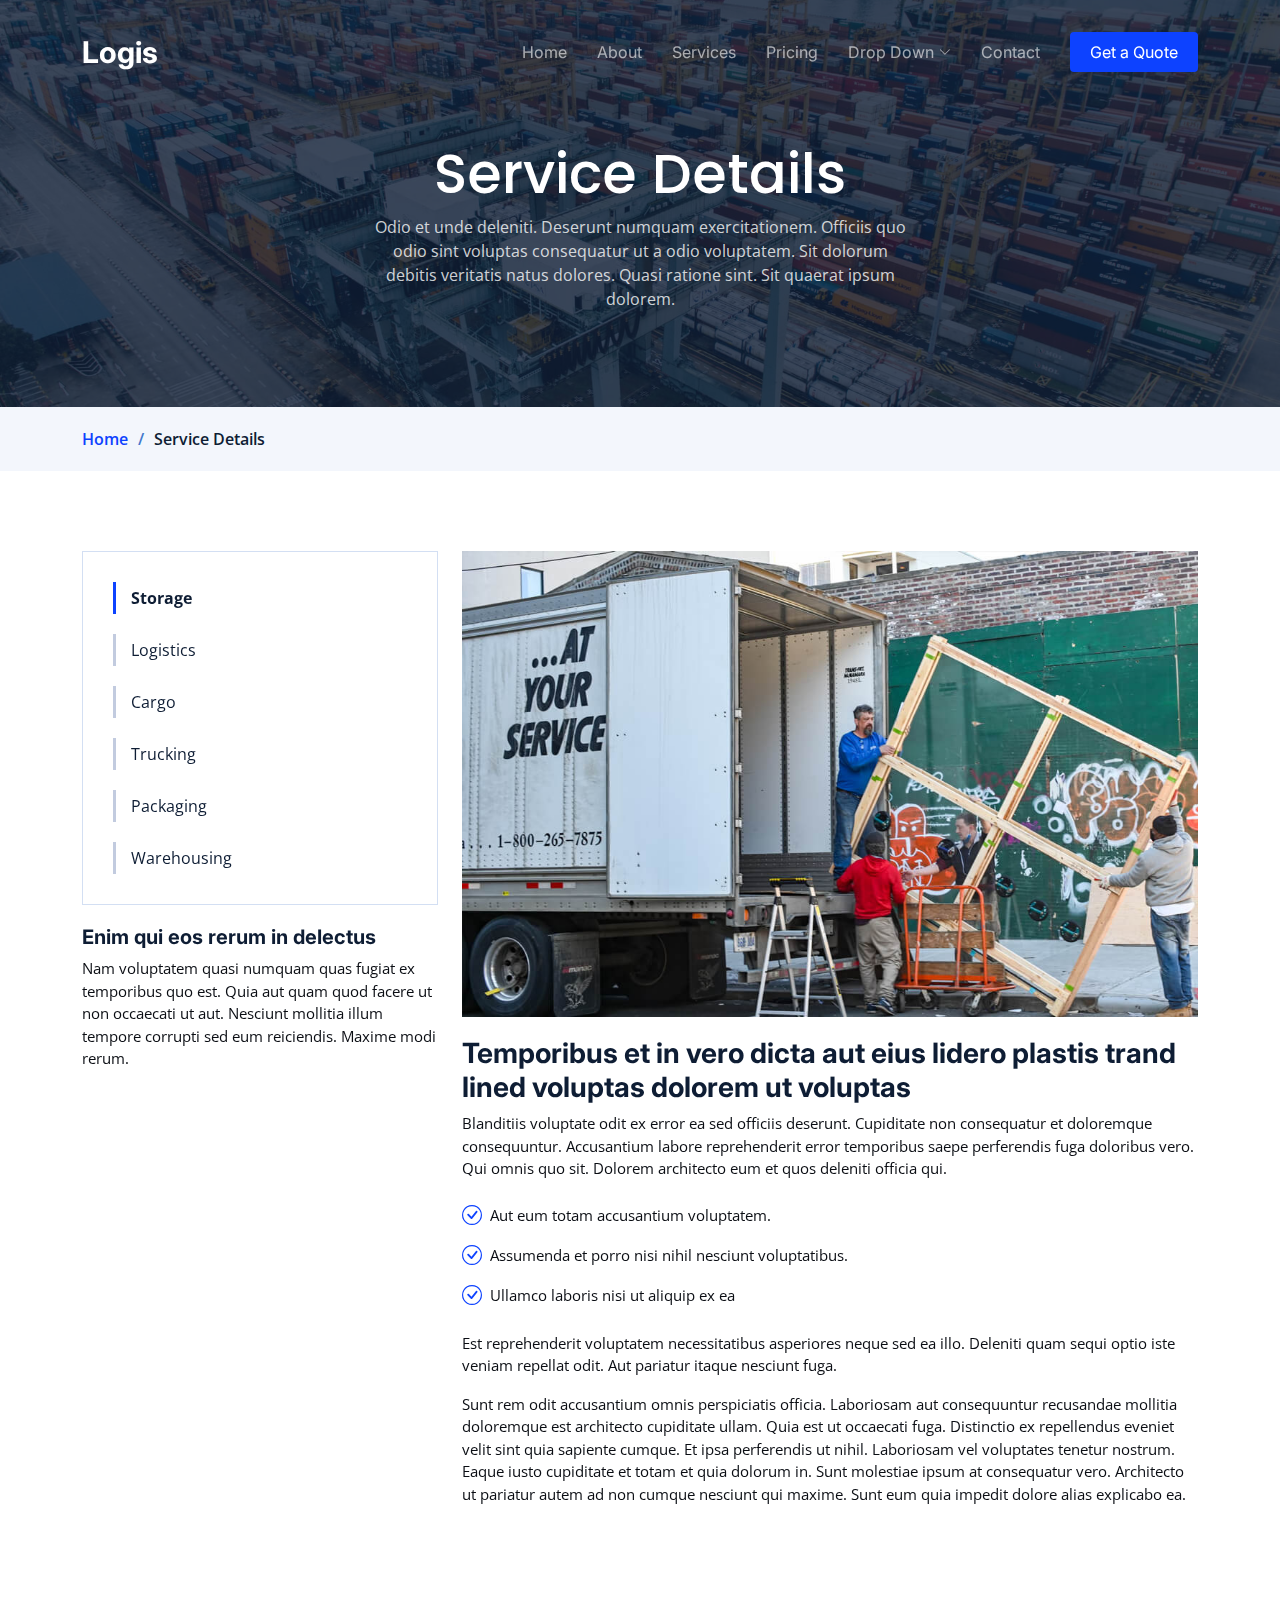
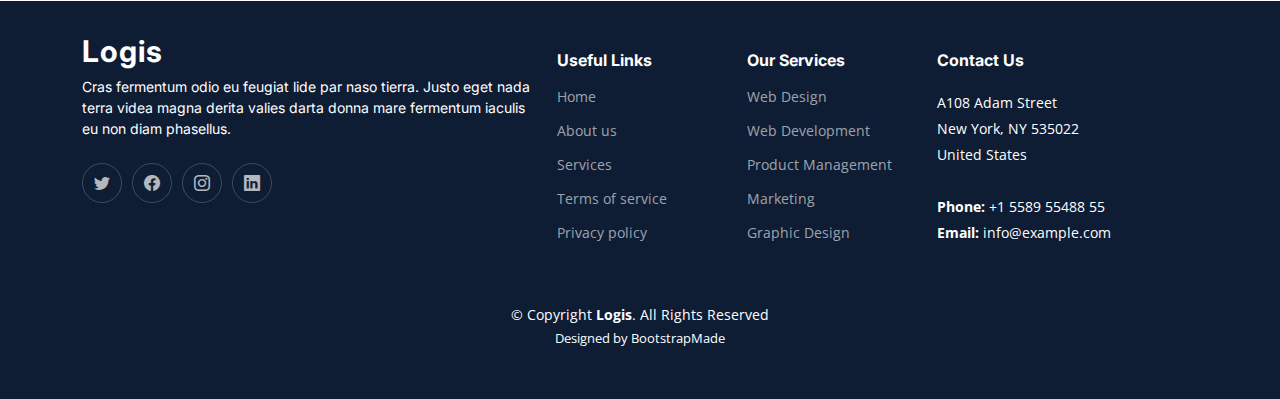
<file: Logis/service-details.html>
<!DOCTYPE html>
<html lang="en">

<head>
  <meta charset="utf-8">
  <meta content="width=device-width, initial-scale=1.0" name="viewport">

  <title>Logis Bootstrap Template - Service Details</title>
  <meta content="" name="description">
  <meta content="" name="keywords">

  <!-- Favicons -->
  <link href="assets/img/favicon.png" rel="icon">
  <link href="assets/img/apple-touch-icon.png" rel="apple-touch-icon">

  <!-- Google Fonts -->
  <link rel="preconnect" href="https://fonts.googleapis.com">
  <link rel="preconnect" href="https://fonts.gstatic.com" crossorigin>
  <link href="https://fonts.googleapis.com/css2?family=Open+Sans:ital,wght@0,300;0,400;0,500;0,600;0,700;1,300;1,400;1,600;1,700&family=Poppins:ital,wght@0,300;0,400;0,500;0,600;0,700;1,300;1,400;1,500;1,600;1,700&family=Inter:ital,wght@0,300;0,400;0,500;0,600;0,700;1,300;1,400;1,500;1,600;1,700&display=swap" rel="stylesheet">

  <!-- Vendor CSS Files -->
  <link href="assets/vendor/bootstrap/css/bootstrap.min.css" rel="stylesheet">
  <link href="assets/vendor/bootstrap-icons/bootstrap-icons.css" rel="stylesheet">
  <link href="assets/vendor/fontawesome-free/css/all.min.css" rel="stylesheet">
  <link href="assets/vendor/glightbox/css/glightbox.min.css" rel="stylesheet">
  <link href="assets/vendor/swiper/swiper-bundle.min.css" rel="stylesheet">
  <link href="assets/vendor/aos/aos.css" rel="stylesheet">

  <!-- Template Main CSS File -->
  <link href="assets/css/main.css" rel="stylesheet">

  <!-- =======================================================
  * Template Name: Logis
  * Updated: Mar 10 2023 with Bootstrap v5.2.3
  * Template URL: https://bootstrapmade.com/logis-bootstrap-logistics-website-template/
  * Author: BootstrapMade.com
  * License: https://bootstrapmade.com/license/
  ======================================================== -->
</head>

<body>

  <!-- ======= Header ======= -->
  <header id="header" class="header d-flex align-items-center fixed-top">
    <div class="container-fluid container-xl d-flex align-items-center justify-content-between">

      <a href="index.html" class="logo d-flex align-items-center">
        <!-- Uncomment the line below if you also wish to use an image logo -->
        <!-- <img src="assets/img/logo.png" alt=""> -->
        <h1>Logis</h1>
      </a>

      <i class="mobile-nav-toggle mobile-nav-show bi bi-list"></i>
      <i class="mobile-nav-toggle mobile-nav-hide d-none bi bi-x"></i>
      <nav id="navbar" class="navbar">
        <ul>
          <li><a href="index.html">Home</a></li>
          <li><a href="about.html">About</a></li>
          <li><a href="services.html">Services</a></li>
          <li><a href="pricing.html">Pricing</a></li>
          <li class="dropdown"><a href="#"><span>Drop Down</span> <i class="bi bi-chevron-down dropdown-indicator"></i></a>
            <ul>
              <li><a href="#">Drop Down 1</a></li>
              <li class="dropdown"><a href="#"><span>Deep Drop Down</span> <i class="bi bi-chevron-down dropdown-indicator"></i></a>
                <ul>
                  <li><a href="#">Deep Drop Down 1</a></li>
                  <li><a href="#">Deep Drop Down 2</a></li>
                  <li><a href="#">Deep Drop Down 3</a></li>
                  <li><a href="#">Deep Drop Down 4</a></li>
                  <li><a href="#">Deep Drop Down 5</a></li>
                </ul>
              </li>
              <li><a href="#">Drop Down 2</a></li>
              <li><a href="#">Drop Down 3</a></li>
              <li><a href="#">Drop Down 4</a></li>
            </ul>
          </li>
          <li><a href="contact.html">Contact</a></li>
          <li><a class="get-a-quote" href="get-a-quote.html">Get a Quote</a></li>
        </ul>
      </nav><!-- .navbar -->

    </div>
  </header><!-- End Header -->
  <!-- End Header -->

  <main id="main">

    <!-- ======= Breadcrumbs ======= -->
    <div class="breadcrumbs">
      <div class="page-header d-flex align-items-center" style="background-image: url('assets/img/page-header.jpg');">
        <div class="container position-relative">
          <div class="row d-flex justify-content-center">
            <div class="col-lg-6 text-center">
              <h2>Service Details</h2>
              <p>Odio et unde deleniti. Deserunt numquam exercitationem. Officiis quo odio sint voluptas consequatur ut a odio voluptatem. Sit dolorum debitis veritatis natus dolores. Quasi ratione sint. Sit quaerat ipsum dolorem.</p>
            </div>
          </div>
        </div>
      </div>
      <nav>
        <div class="container">
          <ol>
            <li><a href="index.html">Home</a></li>
            <li>Service Details</li>
          </ol>
        </div>
      </nav>
    </div><!-- End Breadcrumbs -->

    <!-- ======= Service Details Section ======= -->
    <section id="service-details" class="service-details">
      <div class="container" data-aos="fade-up">

        <div class="row gy-4">

          <div class="col-lg-4">
            <div class="services-list">
              <a href="#" class="active">Storage</a>
              <a href="#">Logistics</a>
              <a href="#">Cargo</a>
              <a href="#">Trucking</a>
              <a href="#">Packaging</a>
              <a href="#">Warehousing</a>
            </div>

            <h4>Enim qui eos rerum in delectus</h4>
            <p>Nam voluptatem quasi numquam quas fugiat ex temporibus quo est. Quia aut quam quod facere ut non occaecati ut aut. Nesciunt mollitia illum tempore corrupti sed eum reiciendis. Maxime modi rerum.</p>
          </div>

          <div class="col-lg-8">
            <img src="assets/img/service-details.jpg" alt="" class="img-fluid services-img">
            <h3>Temporibus et in vero dicta aut eius lidero plastis trand lined voluptas dolorem ut voluptas</h3>
            <p>
              Blanditiis voluptate odit ex error ea sed officiis deserunt. Cupiditate non consequatur et doloremque consequuntur. Accusantium labore reprehenderit error temporibus saepe perferendis fuga doloribus vero. Qui omnis quo sit. Dolorem architecto eum et quos deleniti officia qui.
            </p>
            <ul>
              <li><i class="bi bi-check-circle"></i> <span>Aut eum totam accusantium voluptatem.</span></li>
              <li><i class="bi bi-check-circle"></i> <span>Assumenda et porro nisi nihil nesciunt voluptatibus.</span></li>
              <li><i class="bi bi-check-circle"></i> <span>Ullamco laboris nisi ut aliquip ex ea</span></li>
            </ul>
            <p>
              Est reprehenderit voluptatem necessitatibus asperiores neque sed ea illo. Deleniti quam sequi optio iste veniam repellat odit. Aut pariatur itaque nesciunt fuga.
            </p>
            <p>
              Sunt rem odit accusantium omnis perspiciatis officia. Laboriosam aut consequuntur recusandae mollitia doloremque est architecto cupiditate ullam. Quia est ut occaecati fuga. Distinctio ex repellendus eveniet velit sint quia sapiente cumque. Et ipsa perferendis ut nihil. Laboriosam vel voluptates tenetur nostrum. Eaque iusto cupiditate et totam et quia dolorum in. Sunt molestiae ipsum at consequatur vero. Architecto ut pariatur autem ad non cumque nesciunt qui maxime. Sunt eum quia impedit dolore alias explicabo ea.
            </p>
          </div>

        </div>

      </div>
    </section><!-- End Service Details Section -->

  </main><!-- End #main -->

  <!-- ======= Footer ======= -->
  <footer id="footer" class="footer">

    <div class="container">
      <div class="row gy-4">
        <div class="col-lg-5 col-md-12 footer-info">
          <a href="index.html" class="logo d-flex align-items-center">
            <span>Logis</span>
          </a>
          <p>Cras fermentum odio eu feugiat lide par naso tierra. Justo eget nada terra videa magna derita valies darta donna mare fermentum iaculis eu non diam phasellus.</p>
          <div class="social-links d-flex mt-4">
            <a href="#" class="twitter"><i class="bi bi-twitter"></i></a>
            <a href="#" class="facebook"><i class="bi bi-facebook"></i></a>
            <a href="#" class="instagram"><i class="bi bi-instagram"></i></a>
            <a href="#" class="linkedin"><i class="bi bi-linkedin"></i></a>
          </div>
        </div>

        <div class="col-lg-2 col-6 footer-links">
          <h4>Useful Links</h4>
          <ul>
            <li><a href="#">Home</a></li>
            <li><a href="#">About us</a></li>
            <li><a href="#">Services</a></li>
            <li><a href="#">Terms of service</a></li>
            <li><a href="#">Privacy policy</a></li>
          </ul>
        </div>

        <div class="col-lg-2 col-6 footer-links">
          <h4>Our Services</h4>
          <ul>
            <li><a href="#">Web Design</a></li>
            <li><a href="#">Web Development</a></li>
            <li><a href="#">Product Management</a></li>
            <li><a href="#">Marketing</a></li>
            <li><a href="#">Graphic Design</a></li>
          </ul>
        </div>

        <div class="col-lg-3 col-md-12 footer-contact text-center text-md-start">
          <h4>Contact Us</h4>
          <p>
            A108 Adam Street <br>
            New York, NY 535022<br>
            United States <br><br>
            <strong>Phone:</strong> +1 5589 55488 55<br>
            <strong>Email:</strong> info@example.com<br>
          </p>

        </div>

      </div>
    </div>

    <div class="container mt-4">
      <div class="copyright">
        &copy; Copyright <strong><span>Logis</span></strong>. All Rights Reserved
      </div>
      <div class="credits">
        <!-- All the links in the footer should remain intact. -->
        <!-- You can delete the links only if you purchased the pro version. -->
        <!-- Licensing information: https://bootstrapmade.com/license/ -->
        <!-- Purchase the pro version with working PHP/AJAX contact form: https://bootstrapmade.com/logis-bootstrap-logistics-website-template/ -->
        Designed by <a href="https://bootstrapmade.com/">BootstrapMade</a>
      </div>
    </div>

  </footer><!-- End Footer -->
  <!-- End Footer -->

  <a href="#" class="scroll-top d-flex align-items-center justify-content-center"><i class="bi bi-arrow-up-short"></i></a>

  <div id="preloader"></div>

  <!-- Vendor JS Files -->
  <script src="assets/vendor/bootstrap/js/bootstrap.bundle.min.js"></script>
  <script src="assets/vendor/purecounter/purecounter_vanilla.js"></script>
  <script src="assets/vendor/glightbox/js/glightbox.min.js"></script>
  <script src="assets/vendor/swiper/swiper-bundle.min.js"></script>
  <script src="assets/vendor/aos/aos.js"></script>
  <script src="assets/vendor/php-email-form/validate.js"></script>

  <!-- Template Main JS File -->
  <script src="assets/js/main.js"></script>

</body>

</html>
</file>
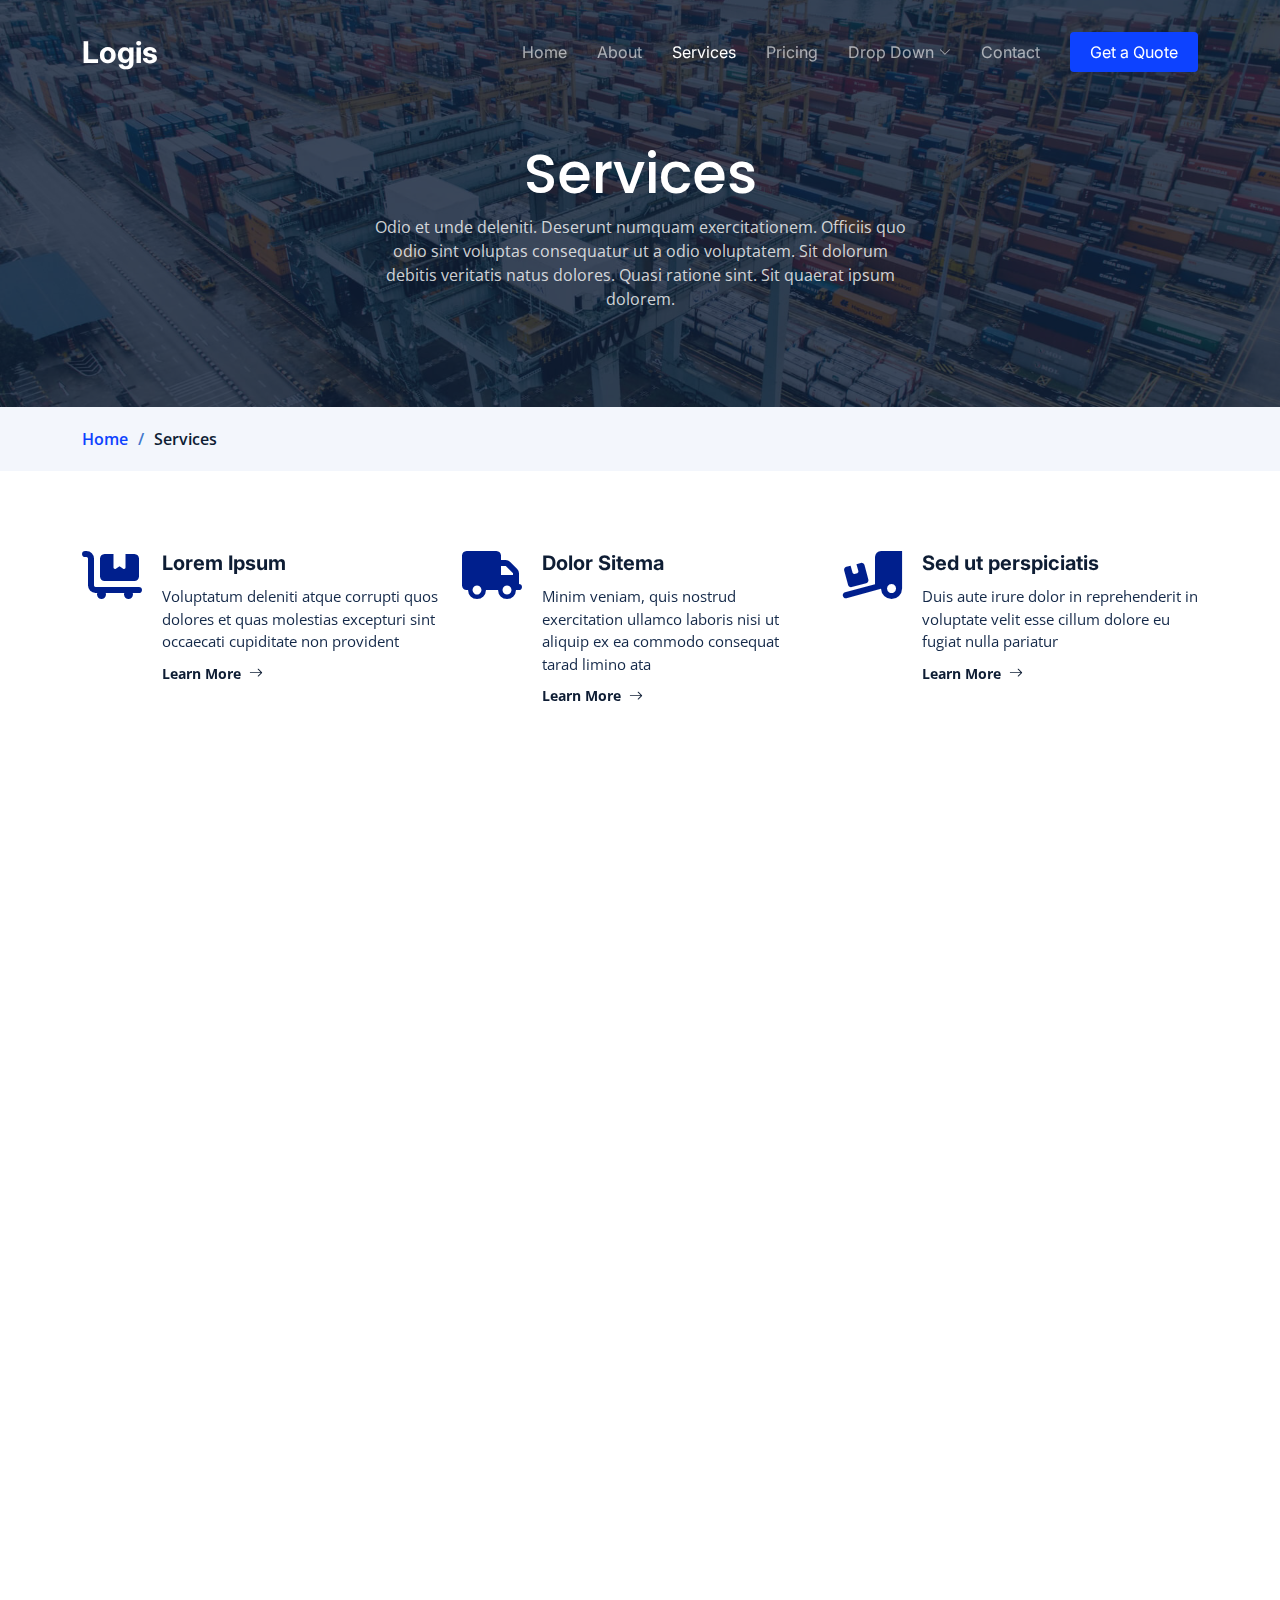
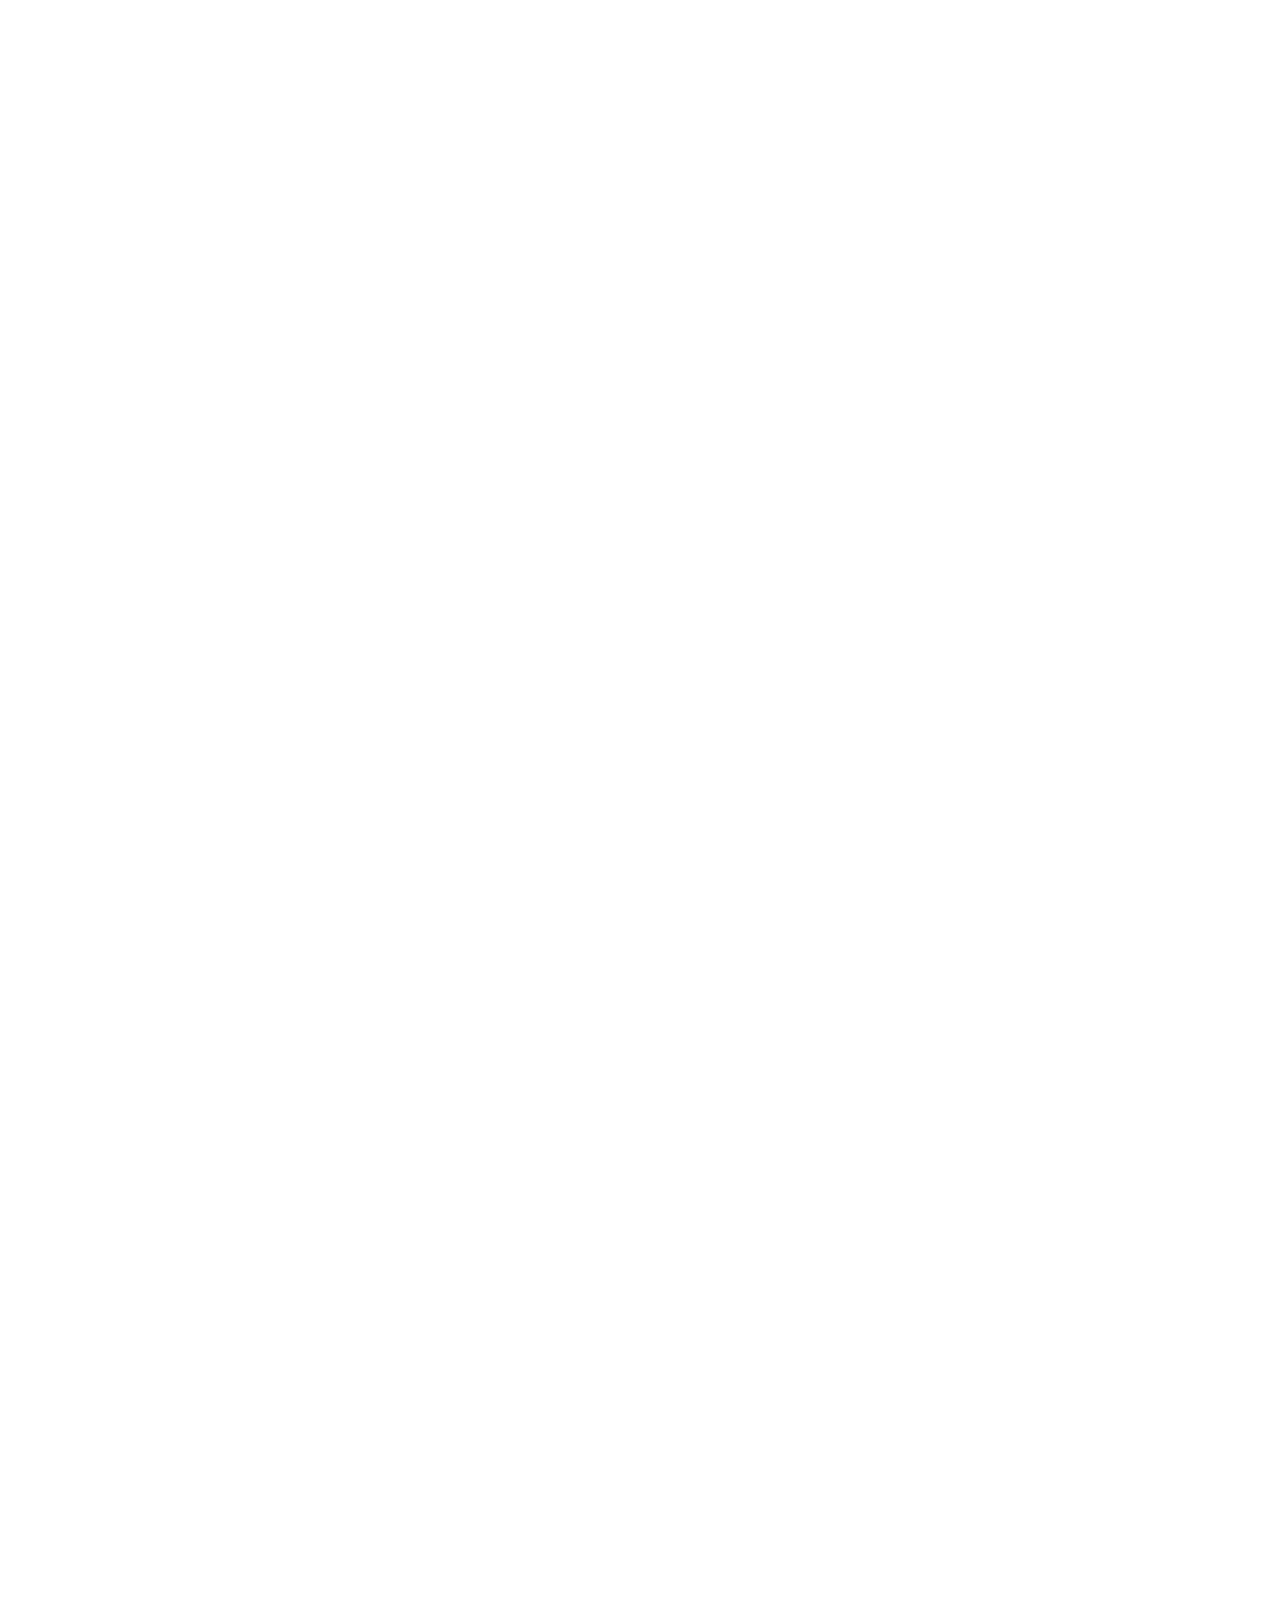
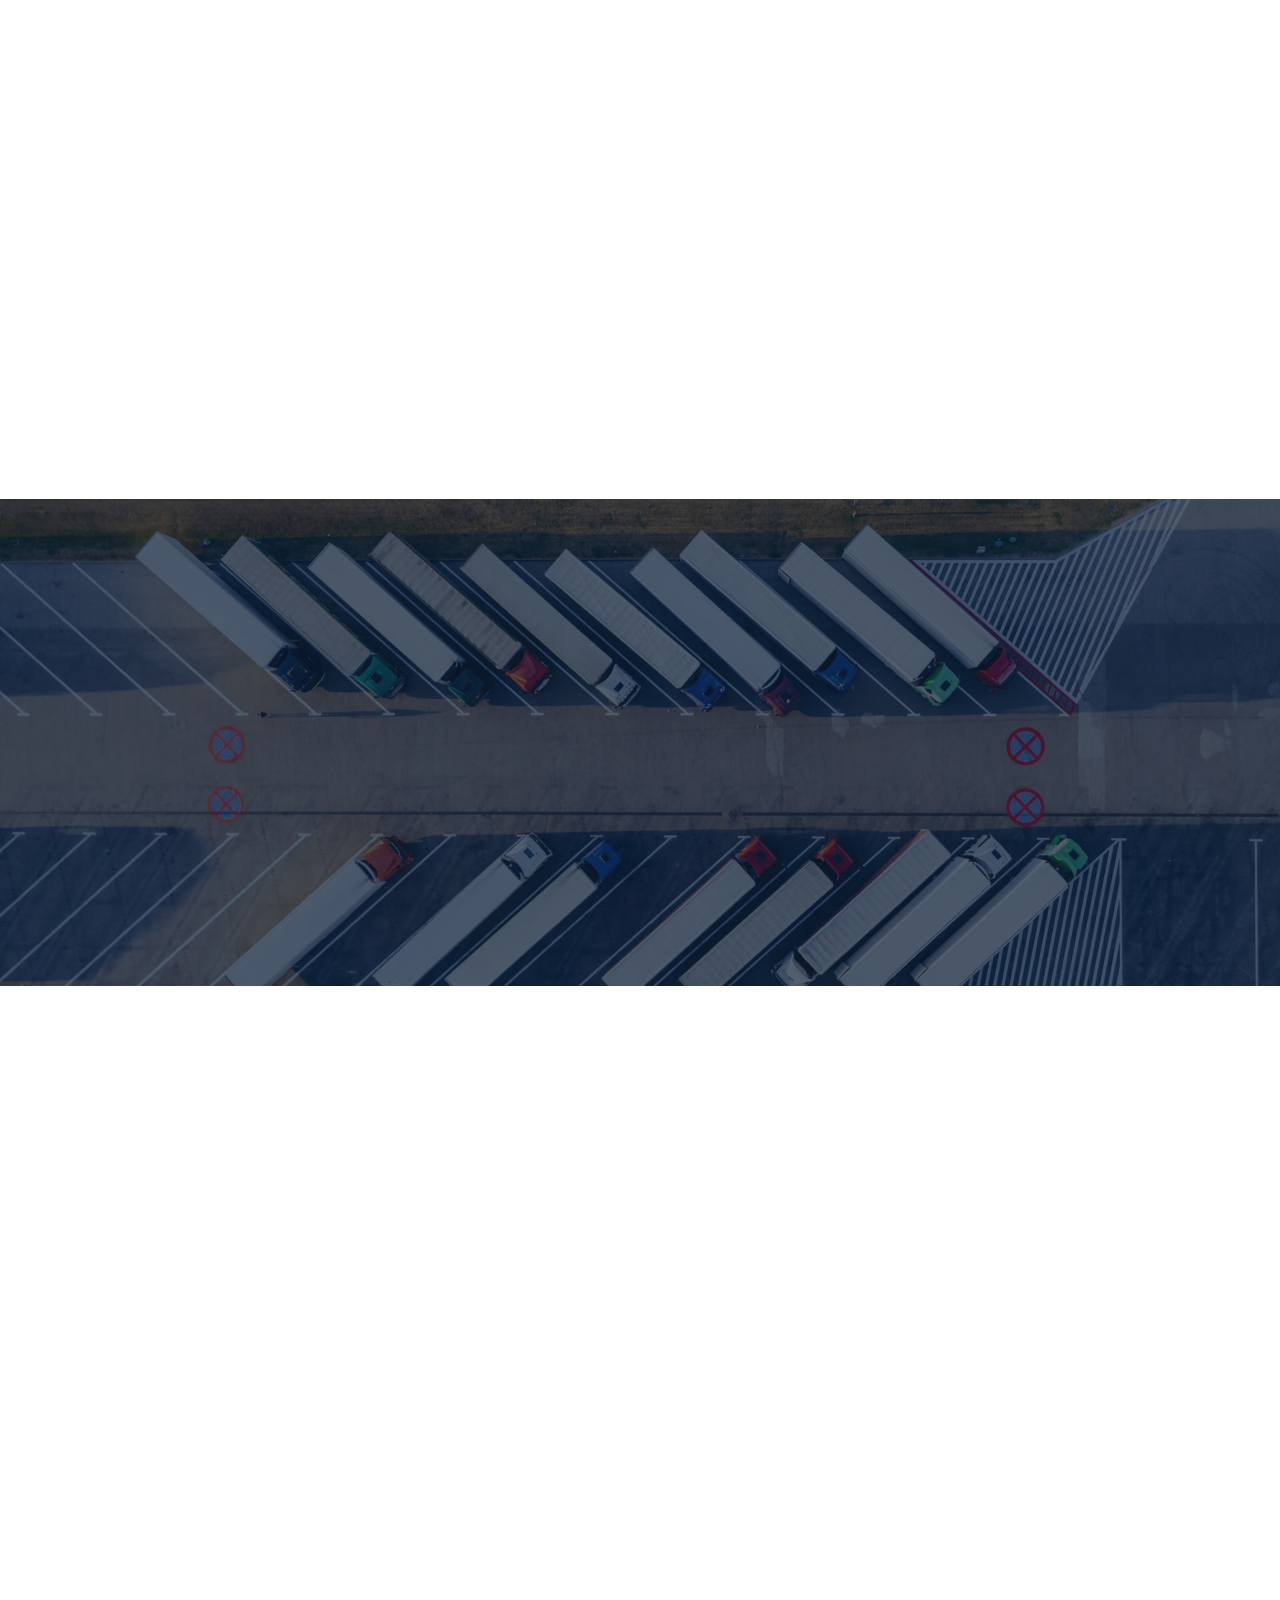
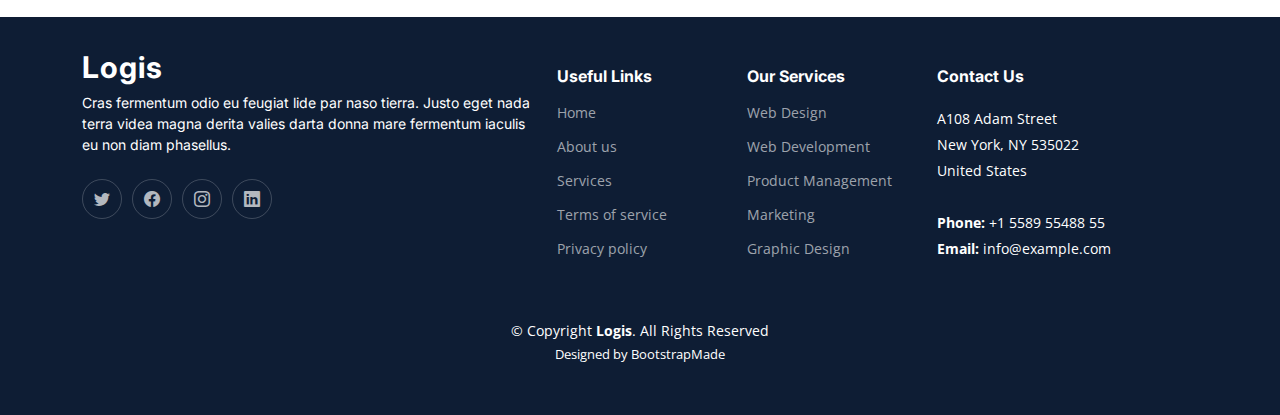
<file: Logis/services.html>
<!DOCTYPE html>
<html lang="en">

<head>
  <meta charset="utf-8">
  <meta content="width=device-width, initial-scale=1.0" name="viewport">

  <title>Logis Bootstrap Template - Services</title>
  <meta content="" name="description">
  <meta content="" name="keywords">

  <!-- Favicons -->
  <link href="assets/img/favicon.png" rel="icon">
  <link href="assets/img/apple-touch-icon.png" rel="apple-touch-icon">

  <!-- Google Fonts -->
  <link rel="preconnect" href="https://fonts.googleapis.com">
  <link rel="preconnect" href="https://fonts.gstatic.com" crossorigin>
  <link href="https://fonts.googleapis.com/css2?family=Open+Sans:ital,wght@0,300;0,400;0,500;0,600;0,700;1,300;1,400;1,600;1,700&family=Poppins:ital,wght@0,300;0,400;0,500;0,600;0,700;1,300;1,400;1,500;1,600;1,700&family=Inter:ital,wght@0,300;0,400;0,500;0,600;0,700;1,300;1,400;1,500;1,600;1,700&display=swap" rel="stylesheet">

  <!-- Vendor CSS Files -->
  <link href="assets/vendor/bootstrap/css/bootstrap.min.css" rel="stylesheet">
  <link href="assets/vendor/bootstrap-icons/bootstrap-icons.css" rel="stylesheet">
  <link href="assets/vendor/fontawesome-free/css/all.min.css" rel="stylesheet">
  <link href="assets/vendor/glightbox/css/glightbox.min.css" rel="stylesheet">
  <link href="assets/vendor/swiper/swiper-bundle.min.css" rel="stylesheet">
  <link href="assets/vendor/aos/aos.css" rel="stylesheet">

  <!-- Template Main CSS File -->
  <link href="assets/css/main.css" rel="stylesheet">

  <!-- =======================================================
  * Template Name: Logis
  * Updated: Mar 10 2023 with Bootstrap v5.2.3
  * Template URL: https://bootstrapmade.com/logis-bootstrap-logistics-website-template/
  * Author: BootstrapMade.com
  * License: https://bootstrapmade.com/license/
  ======================================================== -->
</head>

<body>

  <!-- ======= Header ======= -->
  <header id="header" class="header d-flex align-items-center fixed-top">
    <div class="container-fluid container-xl d-flex align-items-center justify-content-between">

      <a href="index.html" class="logo d-flex align-items-center">
        <!-- Uncomment the line below if you also wish to use an image logo -->
        <!-- <img src="assets/img/logo.png" alt=""> -->
        <h1>Logis</h1>
      </a>

      <i class="mobile-nav-toggle mobile-nav-show bi bi-list"></i>
      <i class="mobile-nav-toggle mobile-nav-hide d-none bi bi-x"></i>
      <nav id="navbar" class="navbar">
        <ul>
          <li><a href="index.html">Home</a></li>
          <li><a href="about.html">About</a></li>
          <li><a href="services.html" class="active">Services</a></li>
          <li><a href="pricing.html">Pricing</a></li>
          <li class="dropdown"><a href="#"><span>Drop Down</span> <i class="bi bi-chevron-down dropdown-indicator"></i></a>
            <ul>
              <li><a href="#">Drop Down 1</a></li>
              <li class="dropdown"><a href="#"><span>Deep Drop Down</span> <i class="bi bi-chevron-down dropdown-indicator"></i></a>
                <ul>
                  <li><a href="#">Deep Drop Down 1</a></li>
                  <li><a href="#">Deep Drop Down 2</a></li>
                  <li><a href="#">Deep Drop Down 3</a></li>
                  <li><a href="#">Deep Drop Down 4</a></li>
                  <li><a href="#">Deep Drop Down 5</a></li>
                </ul>
              </li>
              <li><a href="#">Drop Down 2</a></li>
              <li><a href="#">Drop Down 3</a></li>
              <li><a href="#">Drop Down 4</a></li>
            </ul>
          </li>
          <li><a href="contact.html">Contact</a></li>
          <li><a class="get-a-quote" href="get-a-quote.html">Get a Quote</a></li>
        </ul>
      </nav><!-- .navbar -->

    </div>
  </header><!-- End Header -->
  <!-- End Header -->

  <main id="main">

    <!-- ======= Breadcrumbs ======= -->
    <div class="breadcrumbs">
      <div class="page-header d-flex align-items-center" style="background-image: url('assets/img/page-header.jpg');">
        <div class="container position-relative">
          <div class="row d-flex justify-content-center">
            <div class="col-lg-6 text-center">
              <h2>Services</h2>
              <p>Odio et unde deleniti. Deserunt numquam exercitationem. Officiis quo odio sint voluptas consequatur ut a odio voluptatem. Sit dolorum debitis veritatis natus dolores. Quasi ratione sint. Sit quaerat ipsum dolorem.</p>
            </div>
          </div>
        </div>
      </div>
      <nav>
        <div class="container">
          <ol>
            <li><a href="index.html">Home</a></li>
            <li>Services</li>
          </ol>
        </div>
      </nav>
    </div><!-- End Breadcrumbs -->

    <!-- ======= Featured Services Section ======= -->
    <section id="featured-services" class="featured-services">
      <div class="container">

        <div class="row gy-4">

          <div class="col-lg-4 col-md-6 service-item d-flex" data-aos="fade-up">
            <div class="icon flex-shrink-0"><i class="fa-solid fa-cart-flatbed"></i></div>
            <div>
              <h4 class="title">Lorem Ipsum</h4>
              <p class="description">Voluptatum deleniti atque corrupti quos dolores et quas molestias excepturi sint occaecati cupiditate non provident</p>
              <a href="service-details.html" class="readmore stretched-link"><span>Learn More</span><i class="bi bi-arrow-right"></i></a>
            </div>
          </div>
          <!-- End Service Item -->

          <div class="col-lg-4 col-md-6 service-item d-flex" data-aos="fade-up" data-aos-delay="100">
            <div class="icon flex-shrink-0"><i class="fa-solid fa-truck"></i></div>
            <div>
              <h4 class="title">Dolor Sitema</h4>
              <p class="description">Minim veniam, quis nostrud exercitation ullamco laboris nisi ut aliquip ex ea commodo consequat tarad limino ata</p>
              <a href="service-details.html" class="readmore stretched-link"><span>Learn More</span><i class="bi bi-arrow-right"></i></a>
            </div>
          </div><!-- End Service Item -->

          <div class="col-lg-4 col-md-6 service-item d-flex" data-aos="fade-up" data-aos-delay="200">
            <div class="icon flex-shrink-0"><i class="fa-solid fa-truck-ramp-box"></i></div>
            <div>
              <h4 class="title">Sed ut perspiciatis</h4>
              <p class="description">Duis aute irure dolor in reprehenderit in voluptate velit esse cillum dolore eu fugiat nulla pariatur</p>
              <a href="service-details.html" class="readmore stretched-link"><span>Learn More</span><i class="bi bi-arrow-right"></i></a>
            </div>
          </div><!-- End Service Item -->

        </div>

      </div>
    </section><!-- End Featured Services Section -->

    <!-- ======= Services Section ======= -->
    <section id="service" class="services pt-0">
      <div class="container" data-aos="fade-up">

        <div class="section-header">
          <span>Our Services</span>
          <h2>Our Services</h2>

        </div>

        <div class="row gy-4">

          <div class="col-lg-4 col-md-6" data-aos="fade-up" data-aos-delay="100">
            <div class="card">
              <div class="card-img">
                <img src="assets/img/storage-service.jpg" alt="" class="img-fluid">
              </div>
              <h3><a href="service-details.html" class="stretched-link">Storage</a></h3>
              <p>Cumque eos in qui numquam. Aut aspernatur perferendis sed atque quia voluptas quisquam repellendus temporibus itaqueofficiis odit</p>
            </div>
          </div><!-- End Card Item -->

          <div class="col-lg-4 col-md-6" data-aos="fade-up" data-aos-delay="200">
            <div class="card">
              <div class="card-img">
                <img src="assets/img/logistics-service.jpg" alt="" class="img-fluid">
              </div>
              <h3><a href="service-details.html" class="stretched-link">Logistics</a></h3>
              <p>Asperiores provident dolor accusamus pariatur dolore nam id audantium ut et iure incidunt molestiae dolor ipsam ducimus occaecati nisi</p>
            </div>
          </div><!-- End Card Item -->

          <div class="col-lg-4 col-md-6" data-aos="fade-up" data-aos-delay="300">
            <div class="card">
              <div class="card-img">
                <img src="assets/img/cargo-service.jpg" alt="" class="img-fluid">
              </div>
              <h3><a href="service-details.html" class="stretched-link">Cargo</a></h3>
              <p>Dicta quam similique quia architecto eos nisi aut ratione aut ipsum reiciendis sit doloremque oluptatem aut et molestiae ut et nihil</p>
            </div>
          </div><!-- End Card Item -->

          <div class="col-lg-4 col-md-6" data-aos="fade-up" data-aos-delay="400">
            <div class="card">
              <div class="card-img">
                <img src="assets/img/trucking-service.jpg" alt="" class="img-fluid">
              </div>
              <h3><a href="service-details.html" class="stretched-link">Trucking</a></h3>
              <p>Dicta quam similique quia architecto eos nisi aut ratione aut ipsum reiciendis sit doloremque oluptatem aut et molestiae ut et nihil</p>
            </div>
          </div><!-- End Card Item -->

          <div class="col-lg-4 col-md-6" data-aos="fade-up" data-aos-delay="500">
            <div class="card">
              <div class="card-img">
                <img src="assets/img/packaging-service.jpg" alt="" class="img-fluid">
              </div>
              <h3><a href="service-details.html" class="stretched-link">Packaging</a></h3>
              <p>Illo consequuntur quisquam delectus praesentium modi dignissimos facere vel cum onsequuntur maiores beatae consequatur magni voluptates</p>
            </div>
          </div><!-- End Card Item -->

          <div class="col-lg-4 col-md-6" data-aos="fade-up" data-aos-delay="600">
            <div class="card">
              <div class="card-img">
                <img src="assets/img/warehousing-service.jpg" alt="" class="img-fluid">
              </div>
              <h3><a href="service-details.html" class="stretched-link">Warehousing</a></h3>
              <p>Quas assumenda non occaecati molestiae. In aut earum sed natus eatae in vero. Ab modi quisquam aut nostrum unde et qui est non quo nulla</p>
            </div>
          </div><!-- End Card Item -->

        </div>

      </div>
    </section><!-- End Services Section -->

    <!-- ======= Features Section ======= -->
    <section id="features" class="features">
      <div class="container">

        <div class="row gy-4 align-items-center features-item" data-aos="fade-up">

          <div class="col-md-5">
            <img src="assets/img/features-1.jpg" class="img-fluid" alt="">
          </div>
          <div class="col-md-7">
            <h3>Voluptatem dignissimos provident quasi corporis voluptates sit assumenda.</h3>
            <p class="fst-italic">
              Lorem ipsum dolor sit amet, consectetur adipiscing elit, sed do eiusmod tempor incididunt ut labore et dolore
              magna aliqua.
            </p>
            <ul>
              <li><i class="bi bi-check"></i> Ullamco laboris nisi ut aliquip ex ea commodo consequat.</li>
              <li><i class="bi bi-check"></i> Duis aute irure dolor in reprehenderit in voluptate velit.</li>
              <li><i class="bi bi-check"></i> Ullam est qui quos consequatur eos accusamus.</li>
            </ul>
          </div>
        </div><!-- Features Item -->

        <div class="row gy-4 align-items-center features-item" data-aos="fade-up">
          <div class="col-md-5 order-1 order-md-2">
            <img src="assets/img/features-2.jpg" class="img-fluid" alt="">
          </div>
          <div class="col-md-7 order-2 order-md-1">
            <h3>Corporis temporibus maiores provident</h3>
            <p class="fst-italic">
              Lorem ipsum dolor sit amet, consectetur adipiscing elit, sed do eiusmod tempor incididunt ut labore et dolore
              magna aliqua.
            </p>
            <p>
              Ullamco laboris nisi ut aliquip ex ea commodo consequat. Duis aute irure dolor in reprehenderit in voluptate
              velit esse cillum dolore eu fugiat nulla pariatur. Excepteur sint occaecat cupidatat non proident, sunt in
              culpa qui officia deserunt mollit anim id est laborum
            </p>
          </div>
        </div><!-- Features Item -->

        <div class="row gy-4 align-items-center features-item" data-aos="fade-up">
          <div class="col-md-5">
            <img src="assets/img/features-3.jpg" class="img-fluid" alt="">
          </div>
          <div class="col-md-7">
            <h3>Sunt consequatur ad ut est nulla consectetur reiciendis animi voluptas</h3>
            <p>Cupiditate placeat cupiditate placeat est ipsam culpa. Delectus quia minima quod. Sunt saepe odit aut quia voluptatem hic voluptas dolor doloremque.</p>
            <ul>
              <li><i class="bi bi-check"></i> Ullamco laboris nisi ut aliquip ex ea commodo consequat.</li>
              <li><i class="bi bi-check"></i> Duis aute irure dolor in reprehenderit in voluptate velit.</li>
              <li><i class="bi bi-check"></i> Facilis ut et voluptatem aperiam. Autem soluta ad fugiat.</li>
            </ul>
          </div>
        </div><!-- Features Item -->

        <div class="row gy-4 align-items-center features-item" data-aos="fade-up">
          <div class="col-md-5 order-1 order-md-2">
            <img src="assets/img/features-4.jpg" class="img-fluid" alt="">
          </div>
          <div class="col-md-7 order-2 order-md-1">
            <h3>Quas et necessitatibus eaque impedit ipsum animi consequatur incidunt in</h3>
            <p class="fst-italic">
              Lorem ipsum dolor sit amet, consectetur adipiscing elit, sed do eiusmod tempor incididunt ut labore et dolore
              magna aliqua.
            </p>
            <p>
              Ullamco laboris nisi ut aliquip ex ea commodo consequat. Duis aute irure dolor in reprehenderit in voluptate
              velit esse cillum dolore eu fugiat nulla pariatur. Excepteur sint occaecat cupidatat non proident, sunt in
              culpa qui officia deserunt mollit anim id est laborum
            </p>
          </div>
        </div><!-- Features Item -->

      </div>
    </section><!-- End Features Section -->

    <!-- ======= Testimonials Section ======= -->
    <section id="testimonials" class="testimonials">
      <div class="container">

        <div class="slides-1 swiper" data-aos="fade-up">
          <div class="swiper-wrapper">

            <div class="swiper-slide">
              <div class="testimonial-item">
                <img src="assets/img/testimonials/testimonials-1.jpg" class="testimonial-img" alt="">
                <h3>Saul Goodman</h3>
                <h4>Ceo &amp; Founder</h4>
                <div class="stars">
                  <i class="bi bi-star-fill"></i><i class="bi bi-star-fill"></i><i class="bi bi-star-fill"></i><i class="bi bi-star-fill"></i><i class="bi bi-star-fill"></i>
                </div>
                <p>
                  <i class="bi bi-quote quote-icon-left"></i>
                  Proin iaculis purus consequat sem cure digni ssim donec porttitora entum suscipit rhoncus. Accusantium quam, ultricies eget id, aliquam eget nibh et. Maecen aliquam, risus at semper.
                  <i class="bi bi-quote quote-icon-right"></i>
                </p>
              </div>
            </div><!-- End testimonial item -->

            <div class="swiper-slide">
              <div class="testimonial-item">
                <img src="assets/img/testimonials/testimonials-2.jpg" class="testimonial-img" alt="">
                <h3>Sara Wilsson</h3>
                <h4>Designer</h4>
                <div class="stars">
                  <i class="bi bi-star-fill"></i><i class="bi bi-star-fill"></i><i class="bi bi-star-fill"></i><i class="bi bi-star-fill"></i><i class="bi bi-star-fill"></i>
                </div>
                <p>
                  <i class="bi bi-quote quote-icon-left"></i>
                  Export tempor illum tamen malis malis eram quae irure esse labore quem cillum quid cillum eram malis quorum velit fore eram velit sunt aliqua noster fugiat irure amet legam anim culpa.
                  <i class="bi bi-quote quote-icon-right"></i>
                </p>
              </div>
            </div><!-- End testimonial item -->

            <div class="swiper-slide">
              <div class="testimonial-item">
                <img src="assets/img/testimonials/testimonials-3.jpg" class="testimonial-img" alt="">
                <h3>Jena Karlis</h3>
                <h4>Store Owner</h4>
                <div class="stars">
                  <i class="bi bi-star-fill"></i><i class="bi bi-star-fill"></i><i class="bi bi-star-fill"></i><i class="bi bi-star-fill"></i><i class="bi bi-star-fill"></i>
                </div>
                <p>
                  <i class="bi bi-quote quote-icon-left"></i>
                  Enim nisi quem export duis labore cillum quae magna enim sint quorum nulla quem veniam duis minim tempor labore quem eram duis noster aute amet eram fore quis sint minim.
                  <i class="bi bi-quote quote-icon-right"></i>
                </p>
              </div>
            </div><!-- End testimonial item -->

            <div class="swiper-slide">
              <div class="testimonial-item">
                <img src="assets/img/testimonials/testimonials-4.jpg" class="testimonial-img" alt="">
                <h3>Matt Brandon</h3>
                <h4>Freelancer</h4>
                <div class="stars">
                  <i class="bi bi-star-fill"></i><i class="bi bi-star-fill"></i><i class="bi bi-star-fill"></i><i class="bi bi-star-fill"></i><i class="bi bi-star-fill"></i>
                </div>
                <p>
                  <i class="bi bi-quote quote-icon-left"></i>
                  Fugiat enim eram quae cillum dolore dolor amet nulla culpa multos export minim fugiat minim velit minim dolor enim duis veniam ipsum anim magna sunt elit fore quem dolore labore illum veniam.
                  <i class="bi bi-quote quote-icon-right"></i>
                </p>
              </div>
            </div><!-- End testimonial item -->

            <div class="swiper-slide">
              <div class="testimonial-item">
                <img src="assets/img/testimonials/testimonials-5.jpg" class="testimonial-img" alt="">
                <h3>John Larson</h3>
                <h4>Entrepreneur</h4>
                <div class="stars">
                  <i class="bi bi-star-fill"></i><i class="bi bi-star-fill"></i><i class="bi bi-star-fill"></i><i class="bi bi-star-fill"></i><i class="bi bi-star-fill"></i>
                </div>
                <p>
                  <i class="bi bi-quote quote-icon-left"></i>
                  Quis quorum aliqua sint quem legam fore sunt eram irure aliqua veniam tempor noster veniam enim culpa labore duis sunt culpa nulla illum cillum fugiat legam esse veniam culpa fore nisi cillum quid.
                  <i class="bi bi-quote quote-icon-right"></i>
                </p>
              </div>
            </div><!-- End testimonial item -->

          </div>
          <div class="swiper-pagination"></div>
        </div>

      </div>
    </section><!-- End Testimonials Section -->

    <!-- ======= Frequently Asked Questions Section ======= -->
    <section id="faq" class="faq">
      <div class="container" data-aos="fade-up">

        <div class="section-header">
          <span>Frequently Asked Questions</span>
          <h2>Frequently Asked Questions</h2>

        </div>

        <div class="row justify-content-center" data-aos="fade-up" data-aos-delay="200">
          <div class="col-lg-10">

            <div class="accordion accordion-flush" id="faqlist">

              <div class="accordion-item">
                <h3 class="accordion-header">
                  <button class="accordion-button collapsed" type="button" data-bs-toggle="collapse" data-bs-target="#faq-content-1">
                    <i class="bi bi-question-circle question-icon"></i>
                    Non consectetur a erat nam at lectus urna duis?
                  </button>
                </h3>
                <div id="faq-content-1" class="accordion-collapse collapse" data-bs-parent="#faqlist">
                  <div class="accordion-body">
                    Feugiat pretium nibh ipsum consequat. Tempus iaculis urna id volutpat lacus laoreet non curabitur gravida. Venenatis lectus magna fringilla urna porttitor rhoncus dolor purus non.
                  </div>
                </div>
              </div><!-- # Faq item-->

              <div class="accordion-item">
                <h3 class="accordion-header">
                  <button class="accordion-button collapsed" type="button" data-bs-toggle="collapse" data-bs-target="#faq-content-2">
                    <i class="bi bi-question-circle question-icon"></i>
                    Feugiat scelerisque varius morbi enim nunc faucibus a pellentesque?
                  </button>
                </h3>
                <div id="faq-content-2" class="accordion-collapse collapse" data-bs-parent="#faqlist">
                  <div class="accordion-body">
                    Dolor sit amet consectetur adipiscing elit pellentesque habitant morbi. Id interdum velit laoreet id donec ultrices. Fringilla phasellus faucibus scelerisque eleifend donec pretium. Est pellentesque elit ullamcorper dignissim. Mauris ultrices eros in cursus turpis massa tincidunt dui.
                  </div>
                </div>
              </div><!-- # Faq item-->

              <div class="accordion-item">
                <h3 class="accordion-header">
                  <button class="accordion-button collapsed" type="button" data-bs-toggle="collapse" data-bs-target="#faq-content-3">
                    <i class="bi bi-question-circle question-icon"></i>
                    Dolor sit amet consectetur adipiscing elit pellentesque habitant morbi?
                  </button>
                </h3>
                <div id="faq-content-3" class="accordion-collapse collapse" data-bs-parent="#faqlist">
                  <div class="accordion-body">
                    Eleifend mi in nulla posuere sollicitudin aliquam ultrices sagittis orci. Faucibus pulvinar elementum integer enim. Sem nulla pharetra diam sit amet nisl suscipit. Rutrum tellus pellentesque eu tincidunt. Lectus urna duis convallis convallis tellus. Urna molestie at elementum eu facilisis sed odio morbi quis
                  </div>
                </div>
              </div><!-- # Faq item-->

              <div class="accordion-item">
                <h3 class="accordion-header">
                  <button class="accordion-button collapsed" type="button" data-bs-toggle="collapse" data-bs-target="#faq-content-4">
                    <i class="bi bi-question-circle question-icon"></i>
                    Ac odio tempor orci dapibus. Aliquam eleifend mi in nulla?
                  </button>
                </h3>
                <div id="faq-content-4" class="accordion-collapse collapse" data-bs-parent="#faqlist">
                  <div class="accordion-body">
                    <i class="bi bi-question-circle question-icon"></i>
                    Dolor sit amet consectetur adipiscing elit pellentesque habitant morbi. Id interdum velit laoreet id donec ultrices. Fringilla phasellus faucibus scelerisque eleifend donec pretium. Est pellentesque elit ullamcorper dignissim. Mauris ultrices eros in cursus turpis massa tincidunt dui.
                  </div>
                </div>
              </div><!-- # Faq item-->

              <div class="accordion-item">
                <h3 class="accordion-header">
                  <button class="accordion-button collapsed" type="button" data-bs-toggle="collapse" data-bs-target="#faq-content-5">
                    <i class="bi bi-question-circle question-icon"></i>
                    Tempus quam pellentesque nec nam aliquam sem et tortor consequat?
                  </button>
                </h3>
                <div id="faq-content-5" class="accordion-collapse collapse" data-bs-parent="#faqlist">
                  <div class="accordion-body">
                    Molestie a iaculis at erat pellentesque adipiscing commodo. Dignissim suspendisse in est ante in. Nunc vel risus commodo viverra maecenas accumsan. Sit amet nisl suscipit adipiscing bibendum est. Purus gravida quis blandit turpis cursus in
                  </div>
                </div>
              </div><!-- # Faq item-->

            </div>

          </div>
        </div>

      </div>
    </section><!-- End Frequently Asked Questions Section -->

  </main><!-- End #main -->

  <!-- ======= Footer ======= -->
  <footer id="footer" class="footer">

    <div class="container">
      <div class="row gy-4">
        <div class="col-lg-5 col-md-12 footer-info">
          <a href="index.html" class="logo d-flex align-items-center">
            <span>Logis</span>
          </a>
          <p>Cras fermentum odio eu feugiat lide par naso tierra. Justo eget nada terra videa magna derita valies darta donna mare fermentum iaculis eu non diam phasellus.</p>
          <div class="social-links d-flex mt-4">
            <a href="#" class="twitter"><i class="bi bi-twitter"></i></a>
            <a href="#" class="facebook"><i class="bi bi-facebook"></i></a>
            <a href="#" class="instagram"><i class="bi bi-instagram"></i></a>
            <a href="#" class="linkedin"><i class="bi bi-linkedin"></i></a>
          </div>
        </div>

        <div class="col-lg-2 col-6 footer-links">
          <h4>Useful Links</h4>
          <ul>
            <li><a href="#">Home</a></li>
            <li><a href="#">About us</a></li>
            <li><a href="#">Services</a></li>
            <li><a href="#">Terms of service</a></li>
            <li><a href="#">Privacy policy</a></li>
          </ul>
        </div>

        <div class="col-lg-2 col-6 footer-links">
          <h4>Our Services</h4>
          <ul>
            <li><a href="#">Web Design</a></li>
            <li><a href="#">Web Development</a></li>
            <li><a href="#">Product Management</a></li>
            <li><a href="#">Marketing</a></li>
            <li><a href="#">Graphic Design</a></li>
          </ul>
        </div>

        <div class="col-lg-3 col-md-12 footer-contact text-center text-md-start">
          <h4>Contact Us</h4>
          <p>
            A108 Adam Street <br>
            New York, NY 535022<br>
            United States <br><br>
            <strong>Phone:</strong> +1 5589 55488 55<br>
            <strong>Email:</strong> info@example.com<br>
          </p>

        </div>

      </div>
    </div>

    <div class="container mt-4">
      <div class="copyright">
        &copy; Copyright <strong><span>Logis</span></strong>. All Rights Reserved
      </div>
      <div class="credits">
        <!-- All the links in the footer should remain intact. -->
        <!-- You can delete the links only if you purchased the pro version. -->
        <!-- Licensing information: https://bootstrapmade.com/license/ -->
        <!-- Purchase the pro version with working PHP/AJAX contact form: https://bootstrapmade.com/logis-bootstrap-logistics-website-template/ -->
        Designed by <a href="https://bootstrapmade.com/">BootstrapMade</a>
      </div>
    </div>

  </footer><!-- End Footer -->
  <!-- End Footer -->

  <a href="#" class="scroll-top d-flex align-items-center justify-content-center"><i class="bi bi-arrow-up-short"></i></a>

  <div id="preloader"></div>

  <!-- Vendor JS Files -->
  <script src="assets/vendor/bootstrap/js/bootstrap.bundle.min.js"></script>
  <script src="assets/vendor/purecounter/purecounter_vanilla.js"></script>
  <script src="assets/vendor/glightbox/js/glightbox.min.js"></script>
  <script src="assets/vendor/swiper/swiper-bundle.min.js"></script>
  <script src="assets/vendor/aos/aos.js"></script>
  <script src="assets/vendor/php-email-form/validate.js"></script>

  <!-- Template Main JS File -->
  <script src="assets/js/main.js"></script>

</body>

</html>
</file>
<file: Logis/assets/css/main.css>
/**
* Template Name: Logis
* Updated: Mar 10 2023 with Bootstrap v5.2.3
* Template URL: https://bootstrapmade.com/logis-bootstrap-logistics-website-template/
* Author: BootstrapMade.com
* License: https://bootstrapmade.com/license/
*/

/*--------------------------------------------------------------
# Set main reusable colors and fonts using CSS variables
# Learn more about CSS variables at https://developer.mozilla.org/en-US/docs/Web/CSS/Using_CSS_custom_properties
--------------------------------------------------------------*/
/* Fonts */
:root {
  --font-default: "Open Sans", system-ui, -apple-system, "Segoe UI", Roboto, "Helvetica Neue", Arial, "Noto Sans", "Liberation Sans", sans-serif, "Apple Color Emoji", "Segoe UI Emoji", "Segoe UI Symbol", "Noto Color Emoji";
  --font-primary: "Inter", sans-serif;
  --font-secondary: "Poppins", sans-serif;
}

/* Colors */
:root {
  --color-default: #0a0d13;
  --color-primary: #0d42ff;
  --color-secondary: #0e1d34;
}

/* Smooth scroll behavior */
:root {
  scroll-behavior: smooth;
}

/*--------------------------------------------------------------
# General
--------------------------------------------------------------*/
body {
  font-family: var(--font-default);
  color: var(--color-default);
}

a {
  color: var(--color-primary);
  text-decoration: none;
}

a:hover {
  color: #406aff;
  text-decoration: none;
}

h1,
h2,
h3,
h4,
h5,
h6 {
  font-family: var(--font-primary);
}

/*--------------------------------------------------------------
# Sections & Section Header
--------------------------------------------------------------*/
section {
  padding: 80px 0;
  overflow: hidden;
}

.section-header {
  text-align: center;
  padding: 30px 0;
  position: relative;
}

.section-header h2 {
  font-size: 32px;
  font-weight: 700;
  text-transform: uppercase;
  margin-bottom: 20px;
  padding-bottom: 0;
  color: #001973;
  position: relative;
  z-index: 2;
  margin-bottom: 20px;
  padding-bottom: 20px;
  position: relative;
}

.section-header h2:after {
  content: "";
  position: absolute;
  display: block;
  width: 50px;
  height: 3px;
  background: var(--color-primary);
  left: 0;
  right: 0;
  bottom: 0;
  margin: auto;
}

.section-header span {
  position: absolute;
  top: 46px;
  color: rgba(14, 29, 52, 0.06);
  left: 0;
  right: 0;
  z-index: 1;
  font-weight: 700;
  font-size: 56px;
  text-transform: uppercase;
  line-height: 0;
}

.section-header p {
  margin-bottom: 0;
  position: relative;
  z-index: 2;
}

@media (max-width: 640px) {
  .section-header h2 {
    font-size: 28px;
    margin-bottom: 15px;
  }

  .section-header span {
    font-size: 38px;
  }
}

/*--------------------------------------------------------------
# Breadcrumbs
--------------------------------------------------------------*/
.breadcrumbs .page-header {
  padding: 140px 0 80px 0;
  position: relative;
  background-size: cover;
  background-position: center;
  background-repeat: no-repeat;
}

.breadcrumbs .page-header:before {
  content: "";
  background-color: rgba(14, 29, 52, 0.8);
  position: absolute;
  inset: 0;
}

.breadcrumbs .page-header h2 {
  font-size: 56px;
  font-weight: 500;
  color: #fff;
  font-family: var(--font-secondary);
}

.breadcrumbs .page-header p {
  color: rgba(255, 255, 255, 0.8);
}

.breadcrumbs nav {
  background-color: #f3f6fc;
  padding: 20px 0;
}

.breadcrumbs nav ol {
  display: flex;
  flex-wrap: wrap;
  list-style: none;
  margin: 0;
  padding: 0;
  font-size: 16px;
  font-weight: 600;
  color: var(--color-secondary);
}

.breadcrumbs nav ol a {
  color: var(--color-primary);
  transition: 0.3s;
}

.breadcrumbs nav ol a:hover {
  text-decoration: underline;
}

.breadcrumbs nav ol li+li {
  padding-left: 10px;
}

.breadcrumbs nav ol li+li::before {
  display: inline-block;
  padding-right: 10px;
  color: #4278cc;
  content: "/";
}

/*--------------------------------------------------------------
# Scroll top button
--------------------------------------------------------------*/
.scroll-top {
  position: fixed;
  visibility: hidden;
  opacity: 0;
  right: 15px;
  bottom: 15px;
  z-index: 99999;
  background: var(--color-primary);
  width: 40px;
  height: 40px;
  border-radius: 4px;
  transition: all 0.4s;
}

.scroll-top i {
  font-size: 24px;
  color: #fff;
  line-height: 0;
}

.scroll-top:hover {
  background: rgba(13, 66, 255, 0.8);
  color: #fff;
}

.scroll-top.active {
  visibility: visible;
  opacity: 1;
}

/*--------------------------------------------------------------
# Preloader
--------------------------------------------------------------*/
#preloader {
  position: fixed;
  inset: 0;
  z-index: 9999;
  overflow: hidden;
  background: #fff;
  transition: all 0.6s ease-out;
  width: 100%;
  height: 100vh;
}

#preloader:before,
#preloader:after {
  content: "";
  position: absolute;
  border: 4px solid var(--color-primary);
  border-radius: 50%;
  animation: animate-preloader 2s cubic-bezier(0, 0.2, 0.8, 1) infinite;
}

#preloader:after {
  animation-delay: -0.5s;
}

@keyframes animate-preloader {
  0% {
    width: 10px;
    height: 10px;
    top: calc(50% - 5px);
    left: calc(50% - 5px);
    opacity: 1;
  }

  100% {
    width: 72px;
    height: 72px;
    top: calc(50% - 36px);
    left: calc(50% - 36px);
    opacity: 0;
  }
}

/*--------------------------------------------------------------
# Disable aos animation delay on mobile devices
--------------------------------------------------------------*/
@media screen and (max-width: 768px) {
  [data-aos-delay] {
    transition-delay: 0 !important;
  }
}

/*--------------------------------------------------------------
# Header
--------------------------------------------------------------*/
.header {
  transition: all 0.5s;
  z-index: 997;
  padding: 30px 0;
}

.header.sticked {
  background: rgba(14, 29, 52, 0.9);
  padding: 15px 0;
  box-shadow: 0px 2px 20px rgba(14, 29, 52, 0.1);
}

.header .logo img {
  max-height: 40px;
  margin-right: 6px;
}

.header .logo h1 {
  font-size: 30px;
  margin: 0;
  font-weight: 700;
  color: #fff;
  font-family: var(--font-primary);
}

/*--------------------------------------------------------------
# Desktop Navigation
--------------------------------------------------------------*/
@media (min-width: 1280px) {
  .navbar {
    padding: 0;
  }

  .navbar ul {
    margin: 0;
    padding: 0;
    display: flex;
    list-style: none;
    align-items: center;
  }

  .navbar li {
    position: relative;
  }

  .navbar a,
  .navbar a:focus {
    display: flex;
    align-items: center;
    justify-content: space-between;
    padding: 10px 0 10px 30px;
    font-family: var(--font-primary);
    font-size: 16px;
    font-weight: 400;
    color: rgba(255, 255, 255, 0.6);
    white-space: nowrap;
    transition: 0.3s;
  }

  .navbar a i,
  .navbar a:focus i {
    font-size: 12px;
    line-height: 0;
    margin-left: 5px;
  }

  .navbar a:hover,
  .navbar .active,
  .navbar .active:focus,
  .navbar li:hover>a {
    color: #fff;
  }

  .navbar .get-a-quote,
  .navbar .get-a-quote:focus {
    background: var(--color-primary);
    padding: 8px 20px;
    margin-left: 30px;
    border-radius: 4px;
    color: #fff;
  }

  .navbar .get-a-quote:hover,
  .navbar .get-a-quote:focus:hover {
    color: #fff;
    background: #2756ff;
  }

  .navbar .dropdown ul {
    display: block;
    position: absolute;
    left: 14px;
    top: calc(100% + 30px);
    margin: 0;
    padding: 10px 0;
    z-index: 99;
    opacity: 0;
    visibility: hidden;
    background: #fff;
    box-shadow: 0px 0px 30px rgba(127, 137, 161, 0.25);
    transition: 0.3s;
    border-radius: 4px;
  }

  .navbar .dropdown ul li {
    min-width: 200px;
  }

  .navbar .dropdown ul a {
    padding: 10px 20px;
    font-size: 15px;
    text-transform: none;
    font-weight: 400;
    color: var(--color-secondary);
  }

  .navbar .dropdown ul a i {
    font-size: 12px;
  }

  .navbar .dropdown ul a:hover,
  .navbar .dropdown ul .active:hover,
  .navbar .dropdown ul li:hover>a {
    color: var(--color-primary);
  }

  .navbar .dropdown:hover>ul {
    opacity: 1;
    top: 100%;
    visibility: visible;
  }

  .navbar .dropdown .dropdown ul {
    top: 0;
    left: calc(100% - 30px);
    visibility: hidden;
  }

  .navbar .dropdown .dropdown:hover>ul {
    opacity: 1;
    top: 0;
    left: 100%;
    visibility: visible;
  }
}

@media (min-width: 1280px) and (max-width: 1366px) {
  .navbar .dropdown .dropdown ul {
    left: -90%;
  }

  .navbar .dropdown .dropdown:hover>ul {
    left: -100%;
  }
}

@media (min-width: 1280px) {

  .mobile-nav-show,
  .mobile-nav-hide {
    display: none;
  }
}

/*--------------------------------------------------------------
# Mobile Navigation
--------------------------------------------------------------*/
@media (max-width: 1279px) {
  .navbar {
    position: fixed;
    top: 0;
    right: -100%;
    width: 100%;
    max-width: 400px;
    bottom: 0;
    transition: 0.3s;
    z-index: 9997;
  }

  .navbar ul {
    position: absolute;
    inset: 0;
    padding: 50px 0 10px 0;
    margin: 0;
    background: rgba(14, 29, 52, 0.9);
    overflow-y: auto;
    transition: 0.3s;
    z-index: 9998;
  }

  .navbar a,
  .navbar a:focus {
    display: flex;
    align-items: center;
    justify-content: space-between;
    padding: 12px 20px;
    font-family: var(--font-primary);
    font-size: 16px;
    font-weight: 500;
    color: rgba(255, 255, 255, 0.7);
    white-space: nowrap;
    transition: 0.3s;
  }

  .navbar a i,
  .navbar a:focus i {
    font-size: 12px;
    line-height: 0;
    margin-left: 5px;
  }

  .navbar a:hover,
  .navbar .active,
  .navbar .active:focus,
  .navbar li:hover>a {
    color: #fff;
  }

  .navbar .get-a-quote,
  .navbar .get-a-quote:focus {
    background: var(--color-primary);
    padding: 8px 20px;
    border-radius: 4px;
    margin: 15px;
    color: #fff;
  }

  .navbar .get-a-quote:hover,
  .navbar .get-a-quote:focus:hover {
    color: #fff;
    background: rgba(13, 66, 255, 0.8);
  }

  .navbar .dropdown ul,
  .navbar .dropdown .dropdown ul {
    position: static;
    display: none;
    padding: 10px 0;
    margin: 10px 20px;
    transition: all 0.5s ease-in-out;
    border: 1px solid #19335c;
  }

  .navbar .dropdown>.dropdown-active,
  .navbar .dropdown .dropdown>.dropdown-active {
    display: block;
  }

  .mobile-nav-show {
    color: #fff;
    font-size: 28px;
    cursor: pointer;
    line-height: 0;
    transition: 0.5s;
    z-index: 9999;
    margin-right: 10px;
  }

  .mobile-nav-hide {
    color: #fff;
    font-size: 32px;
    cursor: pointer;
    line-height: 0;
    transition: 0.5s;
    position: fixed;
    right: 20px;
    top: 20px;
    z-index: 9999;
  }

  .mobile-nav-active {
    overflow: hidden;
  }

  .mobile-nav-active .navbar {
    right: 0;
  }

  .mobile-nav-active .navbar:before {
    content: "";
    position: fixed;
    inset: 0;
    background: rgba(14, 29, 52, 0.8);
    z-index: 9996;
  }
}

/*--------------------------------------------------------------
# Featured Services Section
--------------------------------------------------------------*/
.featured-services .service-item {
  position: relative;
  height: 100%;
  margin-bottom: 20px;
}

.featured-services .service-item .icon {
  margin-right: 20px;
}

.featured-services .service-item .icon i {
  color: #001f8d;
  font-size: 48px;
  transition: 0.3s;
}

.featured-services .service-item:hover .icon {
  background: #fff;
}

.featured-services .service-item:hover .icon i {
  color: var(--color-primary);
}

.featured-services .service-item .title {
  font-weight: 700;
  margin-bottom: 10px;
  font-size: 20px;
  color: var(--color-secondary);
  transition: 0.3s;
}

.featured-services .service-item .description {
  font-size: 15px;
  color: #132848;
  margin-bottom: 10px;
}

.featured-services .service-item .readmore {
  display: flex;
  align-items: center;
  color: var(--color-secondary);
  transition: 0.3s;
  font-weight: 700;
  font-size: 14px;
}

.featured-services .service-item .readmore i {
  margin-left: 8px;
}

.featured-services .service-item:hover .title,
.featured-services .service-item:hover .readmore,
.featured-services .service-item:hover .icon i {
  color: var(--color-primary);
}

/*--------------------------------------------------------------
# About Us Section
--------------------------------------------------------------*/
.about .content h3 {
  font-weight: 700;
  font-size: 32px;
  font-family: var(--font-secondary);
  color: #001f8d;
}

.about .content ul {
  list-style: none;
  padding: 0;
}

.about .content ul li {
  display: flex;
  align-items: flex-start;
  margin-top: 40px;
}

.about .content ul i {
  flex-shrink: 0;
  font-size: 48px;
  color: var(--color-primary);
  margin-right: 20px;
  line-height: 0;
}

.about .content ul h5 {
  font-size: 18px;
  font-weight: 700;
  color: #19335c;
}

.about .content ul p {
  font-size: 15px;
}

.about .content p:last-child {
  margin-bottom: 0;
}

.about .play-btn {
  width: 94px;
  height: 94px;
  background: radial-gradient(var(--color-primary) 50%, rgba(13, 66, 255, 0.4) 52%);
  border-radius: 50%;
  display: block;
  position: absolute;
  left: calc(50% - 47px);
  top: calc(50% - 47px);
  overflow: hidden;
}

.about .play-btn:before {
  content: "";
  position: absolute;
  width: 120px;
  height: 120px;
  animation-delay: 0s;
  animation: pulsate-btn 2s;
  animation-direction: forwards;
  animation-iteration-count: infinite;
  animation-timing-function: steps;
  opacity: 1;
  border-radius: 50%;
  border: 5px solid rgba(13, 66, 255, 0.7);
  top: -15%;
  left: -15%;
  background: rgba(198, 16, 0, 0);
}

.about .play-btn:after {
  content: "";
  position: absolute;
  left: 50%;
  top: 50%;
  transform: translateX(-40%) translateY(-50%);
  width: 0;
  height: 0;
  border-top: 10px solid transparent;
  border-bottom: 10px solid transparent;
  border-left: 15px solid #fff;
  z-index: 100;
  transition: all 400ms cubic-bezier(0.55, 0.055, 0.675, 0.19);
}

.about .play-btn:hover:before {
  content: "";
  position: absolute;
  left: 50%;
  top: 50%;
  transform: translateX(-40%) translateY(-50%);
  width: 0;
  height: 0;
  border: none;
  border-top: 10px solid transparent;
  border-bottom: 10px solid transparent;
  border-left: 15px solid #fff;
  z-index: 200;
  animation: none;
  border-radius: 0;
}

.about .play-btn:hover:after {
  border-left: 15px solid var(--color-primary);
  transform: scale(20);
}

@keyframes pulsate-btn {
  0% {
    transform: scale(0.6, 0.6);
    opacity: 1;
  }

  100% {
    transform: scale(1, 1);
    opacity: 0;
  }
}

/*--------------------------------------------------------------
# Services Section
--------------------------------------------------------------*/
.services .card {
  border: 1px solid rgba(14, 29, 52, 0.15);
  background: #fff;
  position: relative;
  border-radius: 0;
  height: 100%;
}

.services .card .card-img {
  overflow: hidden;
  margin-bottom: 15px;
  border-radius: 0;
}

.services .card .card-img img {
  transition: 0.3s ease-in-out;
}

.services .card h3 {
  font-weight: 700;
  font-size: 18px;
  margin-bottom: 5px;
  padding: 10px 30px;
  text-transform: uppercase;
}

.services .card a {
  color: #001973;
  transition: 0.3;
}

.services .card a:hover {
  color: var(--color-primary);
}

.services .card p {
  padding: 0 30px;
  margin-bottom: 30px;
  color: var(--color-secondary);
  font-size: 15px;
}

.services .card:hover .card-img img {
  transform: scale(1.1);
}

/*--------------------------------------------------------------
# Call To Action Section
--------------------------------------------------------------*/
.call-to-action {
  background: linear-gradient(rgba(14, 29, 52, 0.6), rgba(14, 29, 52, 0.8)), url("../img/cta-bg.jpg") center center;
  background-size: cover;
  padding: 100px 0;
}

@media (min-width: 1365px) {
  .call-to-action {
    background-attachment: fixed;
  }
}

.call-to-action h3 {
  color: #fff;
  font-size: 28px;
  font-weight: 700;
}

.call-to-action p {
  color: #fff;
}

.call-to-action .cta-btn {
  font-family: var(--font-primary);
  font-weight: 500;
  font-size: 16px;
  letter-spacing: 1px;
  display: inline-block;
  padding: 12px 40px;
  border-radius: 5px;
  transition: 0.5s;
  margin: 10px;
  border: 2px solid #fff;
  color: #fff;
}

.call-to-action .cta-btn:hover {
  background: var(--color-primary);
  border: 2px solid var(--color-primary);
}

/*--------------------------------------------------------------
# Features Section
--------------------------------------------------------------*/
.features {
  padding-top: 80px;
}

.features .features-item+.features-item {
  margin-top: 100px;
}

@media (max-width: 640px) {
  .features .features-item+.features-item {
    margin-top: 40px;
  }
}

.features .features-item h3 {
  font-weight: 600;
  font-size: 26px;
  color: #001973;
}

.features .features-item ul {
  list-style: none;
  padding: 0;
}

.features .features-item ul li {
  padding-bottom: 10px;
}

.features .features-item ul li:last-child {
  padding-bottom: 0;
}

.features .features-item ul i {
  font-size: 20px;
  padding-right: 4px;
  color: var(--color-primary);
}

.features .features-item p:last-child {
  margin-bottom: 0;
}

/*--------------------------------------------------------------
# Pricing Section
--------------------------------------------------------------*/
.pricing .pricing-item {
  padding: 60px 40px;
  box-shadow: 0 3px 20px -2px rgba(108, 117, 125, 0.15);
  background: #fff;
  height: 100%;
  border-top: 4px solid #fff;
  border-radius: 5px;
}

.pricing h3 {
  font-weight: 600;
  margin-bottom: 15px;
  font-size: 20px;
  color: var(--color-secondary);
}

.pricing h4 {
  font-size: 48px;
  color: var(--color-primary);
  font-weight: 400;
  font-family: var(--font-primary);
  margin-bottom: 25px;
}

.pricing h4 sup {
  font-size: 28px;
}

.pricing h4 span {
  color: rgba(108, 117, 125, 0.8);
  font-size: 18px;
}

.pricing ul {
  padding: 20px 0;
  list-style: none;
  color: #6c757d;
  text-align: left;
  line-height: 20px;
}

.pricing ul li {
  padding: 10px 0;
  display: flex;
  align-items: center;
}

.pricing ul i {
  color: #059652;
  font-size: 24px;
  padding-right: 3px;
}

.pricing ul .na {
  color: rgba(108, 117, 125, 0.5);
}

.pricing ul .na i {
  color: rgba(108, 117, 125, 0.5);
}

.pricing ul .na span {
  text-decoration: line-through;
}

.pricing .buy-btn {
  display: inline-block;
  padding: 12px 35px;
  border-radius: 4px;
  color: var(--color-primary);
  transition: none;
  font-size: 16px;
  font-weight: 500;
  font-family: var(--font-primary);
  transition: 0.3s;
  border: 1px solid var(--color-primary);
}

.pricing .buy-btn:hover {
  background: var(--color-primary);
  color: #fff;
}

.pricing .featured {
  border-top-color: var(--color-primary);
}

.pricing .featured .buy-btn {
  background: var(--color-primary);
  color: #fff;
}

@media (max-width: 992px) {
  .pricing .box {
    max-width: 60%;
    margin: 0 auto 30px auto;
  }
}

@media (max-width: 767px) {
  .pricing .box {
    max-width: 80%;
    margin: 0 auto 30px auto;
  }
}

@media (max-width: 420px) {
  .pricing .box {
    max-width: 100%;
    margin: 0 auto 30px auto;
  }
}

/*--------------------------------------------------------------
# Frequently Asked Questions Section
--------------------------------------------------------------*/
.faq {
  padding-top: 80px;
}

.faq .accordion-item {
  border: 0;
  margin-bottom: 10px;
}

.faq .accordion-collapse {
  border: 0;
}

.faq .accordion-button {
  padding: 15px 30px 20px 60px;
  font-weight: 600;
  border: 0;
  font-size: 18px;
  color: var(--color-default);
  text-align: left;
  background: rgba(14, 29, 52, 0.03);
  border-radius: 5px;
}

.faq .accordion-button:focus {
  box-shadow: none;
}

.faq .accordion-button:not(.collapsed) {
  color: var(--color-primary);
  border-bottom: 0;
  box-shadow: none;
}

.faq .question-icon {
  position: absolute;
  top: 14px;
  left: 25px;
  font-size: 20px;
  color: var(--color-primary);
}

.faq .accordion-button:after {
  position: absolute;
  right: 15px;
  top: 15px;
}

.faq .accordion-body {
  padding: 0 30px 25px 60px;
  border: 0;
  background: rgba(14, 29, 52, 0.03);
  border-radius: 5px;
}

/*--------------------------------------------------------------
# Testimonials Section
--------------------------------------------------------------*/
.testimonials {
  padding: 80px 0;
  background: url("../img/testimonials-bg.jpg") no-repeat;
  background-position: center center;
  background-size: cover;
  position: relative;
}

.testimonials::before {
  content: "";
  position: absolute;
  inset: 0;
  background: rgba(14, 29, 52, 0.7);
}

.testimonials .section-header {
  margin-bottom: 40px;
}

.testimonials .testimonials-carousel,
.testimonials .testimonials-slider {
  overflow: hidden;
}

.testimonials .testimonial-item {
  text-align: center;
  color: #fff;
}

.testimonials .testimonial-item .testimonial-img {
  width: 100px;
  border-radius: 50%;
  border: 6px solid rgba(255, 255, 255, 0.15);
  margin: 0 auto;
}

.testimonials .testimonial-item h3 {
  font-size: 20px;
  font-weight: bold;
  margin: 10px 0 5px 0;
  color: #fff;
}

.testimonials .testimonial-item h4 {
  font-size: 14px;
  color: rgba(255, 255, 255, 0.6);
  margin: 0 0 15px 0;
}

.testimonials .testimonial-item .stars {
  margin-bottom: 15px;
}

.testimonials .testimonial-item .stars i {
  color: #ffc107;
  margin: 0 1px;
}

.testimonials .testimonial-item .quote-icon-left,
.testimonials .testimonial-item .quote-icon-right {
  color: rgba(255, 255, 255, 0.6);
  font-size: 26px;
  line-height: 0;
}

.testimonials .testimonial-item .quote-icon-left {
  display: inline-block;
  left: -5px;
  position: relative;
}

.testimonials .testimonial-item .quote-icon-right {
  display: inline-block;
  right: -5px;
  position: relative;
  top: 10px;
  transform: scale(-1, -1);
}

.testimonials .testimonial-item p {
  font-style: italic;
  margin: 0 auto 15px auto;
}

.testimonials .swiper-pagination {
  margin-top: 20px;
  position: relative;
}

.testimonials .swiper-pagination .swiper-pagination-bullet {
  width: 12px;
  height: 12px;
  background-color: rgba(255, 255, 255, 0.4);
  opacity: 0.5;
}

.testimonials .swiper-pagination .swiper-pagination-bullet-active {
  background-color: #fff;
  opacity: 1;
}

@media (min-width: 992px) {
  .testimonials .testimonial-item p {
    width: 80%;
  }
}

/*--------------------------------------------------------------
# Stats Counter Section
--------------------------------------------------------------*/
.stats-counter .stats-item {
  padding: 30px;
  width: 100%;
}

.stats-counter .stats-item span {
  font-size: 48px;
  display: block;
  color: var(--color-secondary);
  font-weight: 700;
  margin-bottom: 20px;
  padding-bottom: 20px;
  position: relative;
}

.stats-counter .stats-item span:after {
  content: "";
  position: absolute;
  display: block;
  width: 25px;
  height: 3px;
  background: var(--color-primary);
  left: 0;
  right: 0;
  bottom: 0;
  margin: auto;
}

.stats-counter .stats-item p {
  padding: 0;
  margin: 0;
  font-family: var(--font-primary);
  font-size: 15px;
  font-weight: 500;
  color: var(--color-secondary);
}

/*--------------------------------------------------------------
# Our Team Section
--------------------------------------------------------------*/
.team .member {
  text-align: center;
  margin-bottom: 20px;
  background: #fff;
  border: 1px solid rgba(14, 29, 52, 0.15);
}

.team .member img {
  margin: -1px -1px 30px -1px;
}

.team .member .member-content {
  padding: 0 20px 30px 20px;
}

.team .member h4 {
  font-weight: 700;
  margin-bottom: 2px;
  font-size: 18px;
}

.team .member span {
  font-style: italic;
  display: block;
  font-size: 13px;
  color: #6c757d;
}

.team .member p {
  padding-top: 10px;
  font-size: 14px;
  font-style: italic;
  color: #6c757d;
}

.team .member .social {
  margin-top: 15px;
}

.team .member .social a {
  color: rgba(14, 29, 52, 0.5);
  transition: 0.3s;
}

.team .member .social a:hover {
  color: var(--color-primary);
}

.team .member .social i {
  font-size: 18px;
  margin: 0 2px;
}

/*--------------------------------------------------------------
# Horizontal Pricing Section
--------------------------------------------------------------*/
.horizontal-pricing .pricing-item {
  box-shadow: 0 3px 20px -2px rgba(108, 117, 125, 0.15);
  padding-bottom: 30px;
  background: #fff;
  height: 100%;
  position: relative;
}

.horizontal-pricing h3 {
  font-weight: 700;
  margin-bottom: 0;
  font-size: 24px;
  color: var(--color-secondary);
}

.horizontal-pricing h4 {
  font-size: 48px;
  color: var(--color-primary);
  font-weight: 400;
  font-family: var(--font-primary);
  margin-bottom: 25px;
  text-align: center;
}

.horizontal-pricing h4 sup {
  font-size: 28px;
}

.horizontal-pricing h4 span {
  color: rgba(108, 117, 125, 0.8);
  font-size: 18px;
}

.horizontal-pricing ul {
  padding: 20px 0;
  list-style: none;
  color: #6c757d;
  text-align: left;
  line-height: 20px;
}

.horizontal-pricing ul li {
  padding-top: 15px;
  display: flex;
  align-items: center;
}

.horizontal-pricing ul i {
  color: #059652;
  font-size: 24px;
  padding-right: 3px;
}

.horizontal-pricing ul .na {
  color: rgba(108, 117, 125, 0.5);
}

.horizontal-pricing ul .na i {
  color: rgba(108, 117, 125, 0.5);
}

.horizontal-pricing ul .na span {
  text-decoration: line-through;
}

.horizontal-pricing .buy-btn {
  display: inline-block;
  padding: 12px 40px;
  border-radius: 4px;
  color: #fff;
  background-color: var(--color-primary);
  border: 2px solid var(--color-primary);
  transition: none;
  font-size: 16px;
  font-weight: 500;
  transition: 0.3s;
  font-family: var(--font-primary);
}

.horizontal-pricing .buy-btn:hover {
  background: #406aff;
  border-color: #406aff;
}

.horizontal-pricing .featured {
  background: var(--color-primary);
}

.horizontal-pricing .featured h3,
.horizontal-pricing .featured h4,
.horizontal-pricing .featured h4 span,
.horizontal-pricing .featured ul,
.horizontal-pricing .featured ul .na,
.horizontal-pricing .featured ul i,
.horizontal-pricing .featured ul .na i {
  color: #fff;
}

.horizontal-pricing .featured .buy-btn {
  background: var(--color-primary);
  color: #fff;
  border-color: #fff;
}

.horizontal-pricing .featured .buy-btn:hover {
  background: #fff;
  color: var(--color-primary);
}

/*--------------------------------------------------------------
# Get a Quote Section
--------------------------------------------------------------*/
.get-a-quote .quote-bg {
  min-height: 500px;
  background-size: cover;
  background-position: center;
}

.get-a-quote .php-email-form {
  background: #f3f6fc;
  padding: 40px;
  height: 100%;
}

@media (max-width: 575px) {
  .get-a-quote .php-email-form {
    padding: 20px;
  }
}

.get-a-quote .php-email-form h3 {
  font-size: 14px;
  font-weight: 700;
  text-transform: uppercase;
  letter-spacing: 1px;
}

.get-a-quote .php-email-form h4 {
  font-size: 14px;
  font-weight: 700;
  text-transform: uppercase;
  letter-spacing: 1px;
  margin: 20px 0 0 0;
}

.get-a-quote .php-email-form p {
  font-size: 14px;
  margin-bottom: 20px;
}

.get-a-quote .php-email-form .error-message {
  display: none;
  color: #fff;
  background: #df1529;
  text-align: left;
  padding: 15px;
  margin-bottom: 24px;
  font-weight: 600;
}

.get-a-quote .php-email-form .sent-message {
  display: none;
  color: #fff;
  background: #059652;
  text-align: center;
  padding: 15px;
  margin-bottom: 24px;
  font-weight: 600;
}

.get-a-quote .php-email-form .loading {
  display: none;
  background: #fff;
  text-align: center;
  padding: 15px;
  margin-bottom: 24px;
}

.get-a-quote .php-email-form .loading:before {
  content: "";
  display: inline-block;
  border-radius: 50%;
  width: 24px;
  height: 24px;
  margin: 0 10px -6px 0;
  border: 3px solid #059652;
  border-top-color: #fff;
  animation: animate-loading 1s linear infinite;
}

.get-a-quote .php-email-form input,
.get-a-quote .php-email-form textarea {
  border-radius: 0;
  box-shadow: none;
  font-size: 14px;
  border-radius: 0;
}

.get-a-quote .php-email-form input:focus,
.get-a-quote .php-email-form textarea:focus {
  border-color: var(--color-primary);
}

.get-a-quote .php-email-form input {
  padding: 12px 15px;
}

.get-a-quote .php-email-form textarea {
  padding: 12px 15px;
}

.get-a-quote .php-email-form button[type=submit] {
  background: var(--color-primary);
  border: 0;
  padding: 10px 30px;
  color: #fff;
  transition: 0.4s;
  border-radius: 4px;
}

.get-a-quote .php-email-form button[type=submit]:hover {
  background: rgba(13, 66, 255, 0.8);
}

@keyframes animate-loading {
  0% {
    transform: rotate(0deg);
  }

  100% {
    transform: rotate(360deg);
  }
}

/*--------------------------------------------------------------
# Contact Section
--------------------------------------------------------------*/
.contact .info-item+.info-item {
  margin-top: 40px;
}

.contact .info-item i {
  font-size: 20px;
  background: var(--color-primary);
  color: #fff;
  width: 44px;
  height: 44px;
  display: flex;
  justify-content: center;
  align-items: center;
  border-radius: 4px;
  transition: all 0.3s ease-in-out;
  margin-right: 15px;
}

.contact .info-item h4 {
  padding: 0;
  font-size: 20px;
  font-weight: 600;
  margin-bottom: 5px;
  color: var(--color-secondary);
}

.contact .info-item p {
  padding: 0;
  margin-bottom: 0;
  font-size: 14px;
  color: rgba(14, 29, 52, 0.8);
}

.contact .php-email-form {
  width: 100%;
  background: #fff;
}

.contact .php-email-form .form-group {
  padding-bottom: 8px;
}

.contact .php-email-form .error-message {
  display: none;
  color: #fff;
  background: #df1529;
  text-align: left;
  padding: 15px;
  font-weight: 600;
}

.contact .php-email-form .error-message br+br {
  margin-top: 25px;
}

.contact .php-email-form .sent-message {
  display: none;
  color: #fff;
  background: #059652;
  text-align: center;
  padding: 15px;
  font-weight: 600;
}

.contact .php-email-form .loading {
  display: none;
  background: #fff;
  text-align: center;
  padding: 15px;
}

.contact .php-email-form .loading:before {
  content: "";
  display: inline-block;
  border-radius: 50%;
  width: 24px;
  height: 24px;
  margin: 0 10px -6px 0;
  border: 3px solid #059652;
  border-top-color: #fff;
  animation: animate-loading 1s linear infinite;
}

.contact .php-email-form input,
.contact .php-email-form textarea {
  border-radius: 4px;
  box-shadow: none;
  font-size: 14px;
}

.contact .php-email-form input {
  height: 44px;
}

.contact .php-email-form textarea {
  padding: 10px 12px;
}

.contact .php-email-form button[type=submit] {
  background: var(--color-primary);
  border: 0;
  padding: 10px 35px;
  color: #fff;
  transition: 0.4s;
  border-radius: 5px;
}

.contact .php-email-form button[type=submit]:hover {
  background: rgba(13, 66, 255, 0.8);
}

@keyframes animate-loading {
  0% {
    transform: rotate(0deg);
  }

  100% {
    transform: rotate(360deg);
  }
}

/*--------------------------------------------------------------
# Service Details Section
--------------------------------------------------------------*/
.service-details .services-list {
  padding: 10px 30px;
  border: 1px solid #d3dff3;
  margin-bottom: 20px;
}

.service-details .services-list a {
  display: block;
  line-height: 1;
  padding: 8px 0 8px 15px;
  border-left: 3px solid #c2cbdf;
  margin: 20px 0;
  color: var(--color-secondary);
  transition: 0.3s;
}

.service-details .services-list a.active {
  font-weight: 700;
  border-color: var(--color-primary);
}

.service-details .services-list a:hover {
  border-color: var(--color-primary);
}

.service-details .services-img {
  margin-bottom: 20px;
}

.service-details h3 {
  font-size: 28px;
  font-weight: 700;
  color: var(--color-secondary);
}

.service-details h4 {
  font-size: 20px;
  font-weight: 700;
  color: var(--color-secondary);
}

.service-details p {
  font-size: 15px;
}

.service-details ul {
  list-style: none;
  padding: 0;
  font-size: 15px;
}

.service-details ul li {
  padding: 5px 0;
  display: flex;
  align-items: center;
}

.service-details ul i {
  font-size: 20px;
  margin-right: 8px;
  color: var(--color-primary);
}

/*--------------------------------------------------------------
# Hero Section
--------------------------------------------------------------*/
.hero {
  width: 100%;
  min-height: 50vh;
  background-color: var(--color-secondary);
  background-image: url("../img/hero-bg.png");
  background-size: cover;
  background-position: center;
  position: relative;
  padding: 120px 0 60px 0;
  color: rgba(255, 255, 255, 0.8);
}

.hero h2 {
  margin-bottom: 20px;
  padding: 0;
  font-size: 48px;
  font-weight: 700;
  color: #fff;
}

@media (max-width: 575px) {
  .hero h2 {
    font-size: 30px;
  }
}

.hero p {
  font-size: 15px;
  font-weight: 400;
  margin-bottom: 40px;
}

.hero form {
  background: #fff;
  padding: 10px;
  border-radius: 10px;
}

.hero form .form-control {
  padding-top: 18px;
  padding-bottom: 18px;
  padding-left: 20px;
  padding-right: 20px;
  border: none;
  margin-right: 10px;
  border: none !important;
  background: none !important;
}

.hero form .form-control:hover,
.hero form .form-control:focus {
  outline: none;
  box-shadow: none;
}

.hero form .btn-primary {
  background-color: var(--color-primary);
  padding: 15px 30px;
}

.hero form .btn-primary:hover {
  background-color: #2756ff;
}

.hero .stats-item {
  padding: 30px;
  width: 100%;
}

.hero .stats-item span {
  font-size: 32px;
  display: block;
  font-weight: 700;
  margin-bottom: 15px;
  padding-bottom: 15px;
  position: relative;
}

.hero .stats-item span:after {
  content: "";
  position: absolute;
  display: block;
  width: 20px;
  height: 3px;
  background: var(--color-primary);
  left: 0;
  right: 0;
  bottom: 0;
  margin: auto;
}

.hero .stats-item p {
  padding: 0;
  margin: 0;
  font-family: var(--font-primary);
  font-size: 15px;
  font-weight: 600;
}

/*--------------------------------------------------------------
# Footer
--------------------------------------------------------------*/
.footer {
  font-size: 14px;
  background-color: var(--color-secondary);
  padding: 50px 0;
  color: white;
}

.footer .footer-info .logo {
  line-height: 0;
  margin-bottom: 25px;
}

.footer .footer-info .logo img {
  max-height: 40px;
  margin-right: 6px;
}

.footer .footer-info .logo span {
  font-size: 30px;
  font-weight: 700;
  letter-spacing: 1px;
  color: #fff;
  font-family: var(--font-primary);
}

.footer .footer-info p {
  font-size: 14px;
  font-family: var(--font-primary);
}

.footer .social-links a {
  display: flex;
  align-items: center;
  justify-content: center;
  width: 40px;
  height: 40px;
  border-radius: 50%;
  border: 1px solid rgba(255, 255, 255, 0.2);
  font-size: 16px;
  color: rgba(255, 255, 255, 0.7);
  margin-right: 10px;
  transition: 0.3s;
}

.footer .social-links a:hover {
  color: #fff;
  border-color: #fff;
}

.footer h4 {
  font-size: 16px;
  font-weight: bold;
  position: relative;
  padding-bottom: 12px;
}

.footer .footer-links {
  margin-bottom: 30px;
}

.footer .footer-links ul {
  list-style: none;
  padding: 0;
  margin: 0;
}

.footer .footer-links ul i {
  padding-right: 2px;
  color: rgba(13, 66, 255, 0.8);
  font-size: 12px;
  line-height: 0;
}

.footer .footer-links ul li {
  padding: 10px 0;
  display: flex;
  align-items: center;
}

.footer .footer-links ul li:first-child {
  padding-top: 0;
}

.footer .footer-links ul a {
  color: rgba(255, 255, 255, 0.6);
  transition: 0.3s;
  display: inline-block;
  line-height: 1;
}

.footer .footer-links ul a:hover {
  color: #fff;
}

.footer .footer-contact p {
  line-height: 26px;
}

.footer .copyright {
  text-align: center;
}

.footer .credits {
  padding-top: 4px;
  text-align: center;
  font-size: 13px;
}

.footer .credits a {
  color: #fff;
}
</file>
